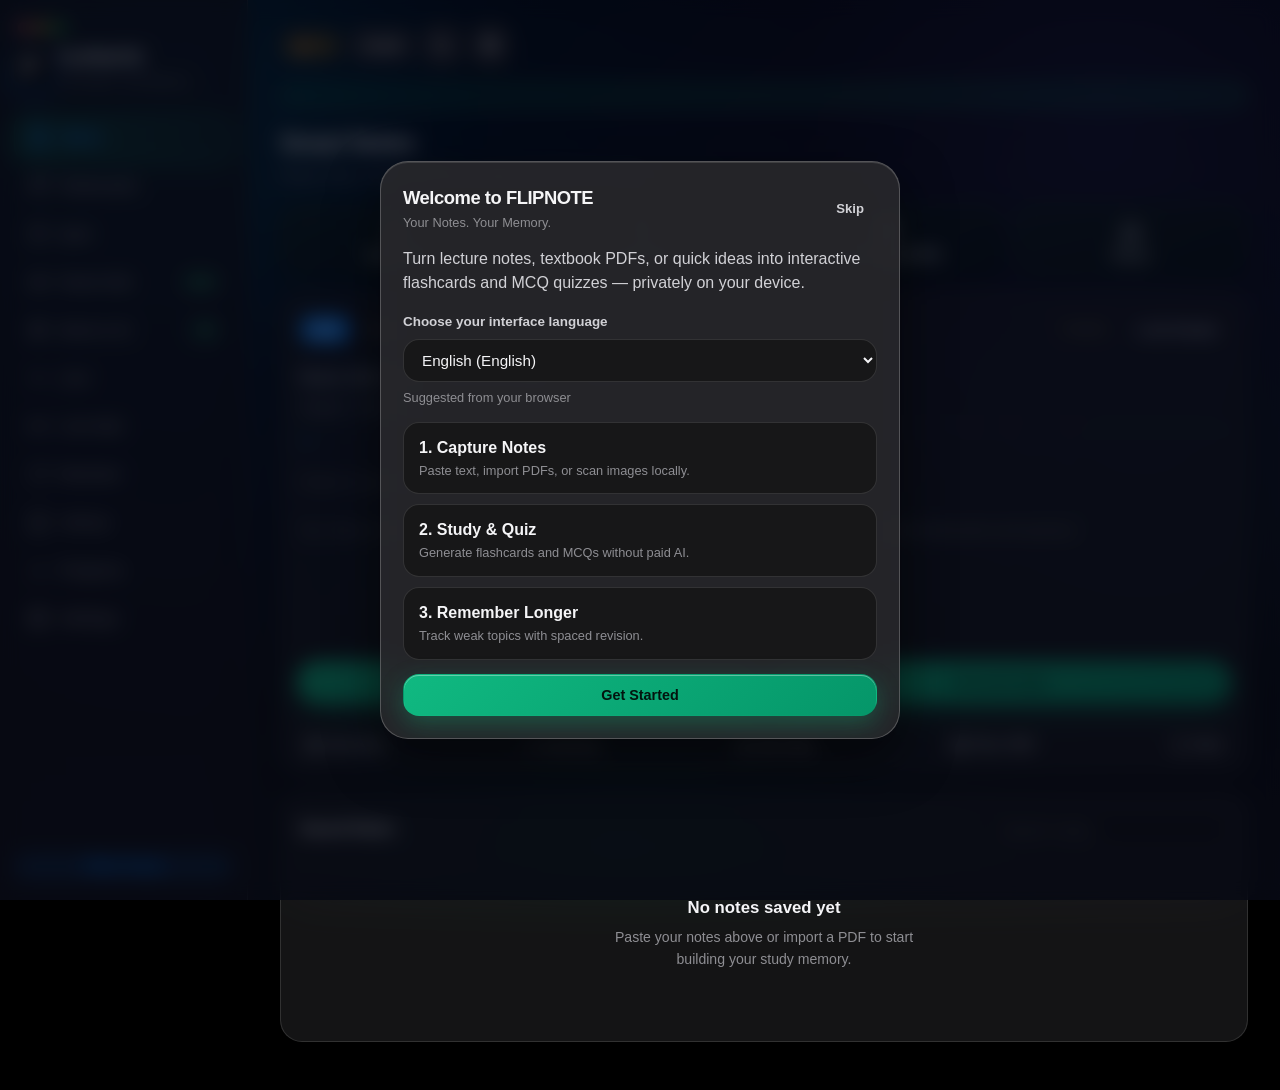
<file: index.html>
<!DOCTYPE html>
<html lang="en" dir="ltr" data-theme="dark">
<head>
  <meta charset="UTF-8" />
  <meta name="google-site-verification" content="-b8IibvncSSQq3tkvGGkV2yt7K_EeFU9ugENXJqBv4I" />
  <meta name="viewport" content="width=device-width, initial-scale=1.0, viewport-fit=cover" />
  <title>FLIPNOTE v8.1 — Free Offline Study App | NTA JEE CBT Simulator, NCERT PDFs, AI Tutor &amp; Flashcards</title>
  <meta name="description" content="FLIPNOTE v8.1 is a 100% free, zero-ads, offline-ready study app for JEE, NEET, and Class 10/12 Boards. Includes Official NCERT PDFs, NTA JEE CBT Simulator, Live Rough Sheet, Rank Predictor, AI Study Tutor, Memory Palace &amp; 60s Formula Arcade." />
  <meta name="keywords" content="free study app India, NTA JEE CBT simulator free, official NCERT PDFs offline, free Quizlet alternative, AI study tutor offline, PDF to flashcards, JEE NEET mock test free, FLIPNOTE" />
  <meta name="author" content="Aditya Kumar Jha (Adiii)" />
  <meta name="theme-color" content="#06090c" />
  <meta name="apple-mobile-web-app-capable" content="yes" />
  <meta name="apple-mobile-web-app-status-bar-style" content="black-translucent" />
  <meta name="apple-mobile-web-app-title" content="FLIPNOTE" />

  <!-- Canonical & Open Graph -->
  <link rel="canonical" href="https://vaishnavadiii786-ctrl.github.io/flipnote/" />
  <meta property="og:type" content="website" />
  <meta property="og:site_name" content="FLIPNOTE" />
  <meta property="og:title" content="FLIPNOTE v8.1 — 100% Free Offline Study App (JEE, NEET &amp; Boards)" />
  <meta property="og:description" content="Replace ₹2,000/mo paid study apps with 1 free offline app: NCERT PDFs, NTA JEE CBT Simulator, AI Study Tutor, Memory Palace &amp; 60s Formula Arcade." />
  <meta property="og:url" content="https://vaishnavadiii786-ctrl.github.io/flipnote/" />
  <meta property="og:image" content="https://vaishnavadiii786-ctrl.github.io/flipnote/assets/icons/icon-512.png" />
  <meta name="twitter:card" content="summary_large_image" />
  <meta name="twitter:title" content="FLIPNOTE v8.1 — Your Notes. Your Memory." />
  <meta name="twitter:description" content="100% Free, Zero Ads, Offline PWA for JEE, NEET &amp; Boards — NCERT PDFs, NTA JEE CBT, AI Tutor &amp; Memory Palace." />
  <meta name="twitter:image" content="https://vaishnavadiii786-ctrl.github.io/flipnote/assets/icons/icon-512.png" />

  <!-- PWA & Icons -->
  <link rel="manifest" href="./manifest.json" />
  <link rel="icon" type="image/svg+xml" href="./assets/icons/favicon.svg" />
  <link rel="apple-touch-icon" href="./assets/icons/apple-touch-icon.png" />

  <!-- Structured Data -->
  <script type="application/ld+json">
  {
    "@context": "https://schema.org",
    "@type": "SoftwareApplication",
    "name": "FLIPNOTE",
    "softwareVersion": "8.1",
    "url": "https://vaishnavadiii786-ctrl.github.io/flipnote/",
    "image": "https://vaishnavadiii786-ctrl.github.io/flipnote/assets/icons/icon-512.png",
    "applicationCategory": "EducationalApplication",
    "operatingSystem": "Web, Android, iOS",
    "author": {
      "@type": "Person",
      "name": "Aditya Kumar Jha"
    },
    "description": "100% free, zero-ads, offline-ready study platform for JEE, NEET, and Board exams featuring Official NCERT PDFs, NTA JEE CBT Simulator, AI Study Tutor, Memory Palace, and 60s Formula Arcade.",
    "offers": {
      "@type": "Offer",
      "price": "0",
      "priceCurrency": "INR"
    }
  }
  </script>

  <link rel="stylesheet" href="./css/style.css" />
</head>
<body>
  <div id="offline-banner" class="offline-banner" hidden>
    <span data-i18n="common.offlineMode">You are offline. Saved study material remains available.</span>
  </div>

  <div class="app-shell">
    <!-- Desktop Sidebar -->
    <aside class="sidebar" aria-label="Primary navigation">
      <div class="macos-window-dots" aria-hidden="true">
        <span class="macos-dot macos-dot-red"></span>
        <span class="macos-dot macos-dot-yellow"></span>
        <span class="macos-dot macos-dot-green"></span>
      </div>
      <div class="brand-lockup">
        <img src="./assets/icons/icon-192.png" alt="FLIPNOTE logo" class="brand-logo" width="34" height="34" />
        <div>
          <p class="brand-title">FLIPNOTE</p>
          <p class="brand-tagline" data-i18n="app.tagline">Your Notes. Your Memory.</p>
        </div>
      </div>

      <nav class="sidebar-nav" id="sidebar-nav">
        <button class="nav-item active" data-view="notes" type="button">
          <svg viewBox="0 0 24 24" fill="none" stroke="currentColor" stroke-width="2"><path d="M14 2H6a2 2 0 0 0-2 2v16a2 2 0 0 0 2 2h12a2 2 0 0 0 2-2V8z"/><polyline points="14 2 14 8 20 8"/><line x1="16" y1="13" x2="8" y2="13"/><line x1="16" y1="17" x2="8" y2="17"/></svg>
          <span data-i18n="nav.notes">Notes</span>
        </button>
        <button class="nav-item" data-view="flashcards" type="button">
          <svg viewBox="0 0 24 24" fill="none" stroke="currentColor" stroke-width="2"><rect x="3" y="5" width="14" height="14" rx="2"/><path d="M7 3h12a2 2 0 0 1 2 2v12"/></svg>
          <span data-i18n="nav.flashcards">Flashcards</span>
        </button>
        <button class="nav-item" data-view="quiz" type="button">
          <svg viewBox="0 0 24 24" fill="none" stroke="currentColor" stroke-width="2"><circle cx="12" cy="12" r="10"/><path d="M9.09 9a3 3 0 0 1 5.83 1c0 2-3 3-3 3"/><line x1="12" y1="17" x2="12.01" y2="17"/></svg>
          <span data-i18n="nav.quiz">Quiz</span>
        </button>
        <button class="nav-item" data-view="examhub" type="button">
          <svg viewBox="0 0 24 24" fill="none" stroke="currentColor" stroke-width="2"><path d="M22 10v6M2 10l10-5 10 5-10 5z"/><path d="M6 12v5c3 3 9 3 12 0v-5"/></svg>
          <span>Exam Hub</span>
          <span class="v6-nav-pill">v7.2</span>
        </button>
        <button class="nav-item" data-view="brain" type="button">
          <svg viewBox="0 0 24 24" fill="none" stroke="currentColor" stroke-width="2"><circle cx="12" cy="12" r="9"/><path d="M12 3v18M3 12h18"/></svg>
          <span>Brain &amp; AI</span>
          <span class="v6-nav-pill">v8</span>
        </button>
    <button class="nav-item" data-view="livehub" type="button">
      <svg viewBox="0 0 24 24" width="18" height="18" fill="none" stroke="currentColor" stroke-width="2"><circle cx="12" cy="12" r="2"/><path d="M16.24 7.76a6 6 0 0 1 0 8.49m-8.48-.01a6 6 0 0 1 0-8.49"/></svg>
      <span>Live</span>
    </button>
        <button class="nav-item" data-view="livehub" type="button">
          <svg viewBox="0 0 24 24" width="18" height="18" fill="none" stroke="currentColor" stroke-width="2"><circle cx="12" cy="12" r="2"/><path d="M16.24 7.76a6 6 0 0 1 0 8.49m-8.48-.01a6 6 0 0 1 0-8.49m11.31-2.82a10 10 0 0 1 0 14.14m-14.14 0a10 10 0 0 1 0-14.14"/></svg>
          <span>Live Hub</span>
        </button>
        <button class="nav-item" data-view="revision" type="button">
          <svg viewBox="0 0 24 24" fill="none" stroke="currentColor" stroke-width="2"><polyline points="23 4 23 10 17 10"/><path d="M20.49 15a9 9 0 1 1-2.12-9.36L23 10"/></svg>
          <span data-i18n="nav.revision">Revision</span>
        </button>
        <button class="nav-item" data-view="library" type="button">
          <svg viewBox="0 0 24 24" fill="none" stroke="currentColor" stroke-width="2"><path d="M4 19.5A2.5 2.5 0 0 1 6.5 17H20"/><path d="M6.5 2H20v20H6.5A2.5 2.5 0 0 1 4 19.5v-15A2.5 2.5 0 0 1 6.5 2z"/></svg>
          <span data-i18n="nav.library">Library</span>
        </button>
        <button class="nav-item" data-view="progress" type="button">
          <svg viewBox="0 0 24 24" fill="none" stroke="currentColor" stroke-width="2"><line x1="18" y1="20" x2="18" y2="10"/><line x1="12" y1="20" x2="12" y2="4"/><line x1="6" y1="20" x2="6" y2="14"/></svg>
          <span data-i18n="nav.progress">Progress</span>
        </button>
        <button class="nav-item" data-view="settings" type="button">
          <svg viewBox="0 0 24 24" fill="none" stroke="currentColor" stroke-width="2"><circle cx="12" cy="12" r="3"/><path d="M19.4 15a1.65 1.65 0 0 0 .33 1.82l.06.06a2 2 0 1 1-2.83 2.83l-.06-.06a1.65 1.65 0 0 0-1.82-.33 1.65 1.65 0 0 0-1 1.51V21a2 2 0 0 1-4 0v-.09A1.65 1.65 0 0 0 9 19.4a1.65 1.65 0 0 0-1.82.33l-.06.06a2 2 0 1 1-2.83-2.83l.06-.06a1.65 1.65 0 0 0 .33-1.82 1.65 1.65 0 0 0-1.51-1H3a2 2 0 0 1 0-4h.09A1.65 1.65 0 0 0 4.6 9a1.65 1.65 0 0 0-.33-1.82l-.06-.06a2 2 0 1 1 2.83-2.83l.06.06a1.65 1.65 0 0 0 1.82.33H9a1.65 1.65 0 0 0 1-1.51V3a2 2 0 0 1 4 0v.09a1.65 1.65 0 0 0 1 1.51 1.65 1.65 0 0 0 1.82-.33l.06-.06a2 2 0 1 1 2.83 2.83l-.06.06a1.65 1.65 0 0 0-.33 1.82V9c.26.6.77 1.02 1.51 1H21a2 2 0 0 1 0 4h-.09c-.74 0-1.25.42-1.51 1z"/></svg>
          <span data-i18n="nav.settings">Settings</span>
        </button>
      </nav>

      <div class="pill" style="justify-content:center;" data-i18n="common.offlineReady">Offline Ready</div>
    </aside>

    <!-- Main Content -->
    <main class="main-content">
      <header class="mobile-header">
        <div class="brand-lockup">
          <img src="./assets/icons/icon-192.png" alt="FLIPNOTE logo" class="brand-logo" width="34" height="34" />
          <div>
            <h1 class="brand-title">FLIPNOTE</h1>
            <p class="brand-tagline" data-i18n="app.tagline">Your Notes. Your Memory.</p>
          </div>
        </div>
        <div class="header-actions">
          <button id="header-streak-pill" class="streak-pill" type="button" title="Daily study streak" aria-label="Study streak">🔥 0d</button>
          <button id="btn-install-pwa" class="btn btn-secondary btn-sm" type="button" hidden>Install</button>
          <button id="btn-theme-toggle" class="btn btn-secondary btn-icon" type="button" aria-label="Toggle theme" title="Toggle theme">
            <svg viewBox="0 0 24 24" width="18" height="18" fill="none" stroke="currentColor" stroke-width="2"><path d="M21 12.79A9 9 0 1 1 11.21 3 7 7 0 0 0 21 12.79z"/></svg>
          </button>
          <button id="btn-open-settings" class="btn btn-secondary btn-icon" type="button" data-i18n-aria="nav.settings" aria-label="Settings">
            <svg viewBox="0 0 24 24" width="18" height="18" fill="none" stroke="currentColor" stroke-width="2"><circle cx="12" cy="12" r="3"/><path d="M19.4 15a1.65 1.65 0 0 0 .33 1.82l.06.06a2 2 0 1 1-2.83 2.83l-.06-.06a1.65 1.65 0 0 0-1.82-.33 1.65 1.65 0 0 0-1 1.51V21a2 2 0 0 1-4 0v-.09A1.65 1.65 0 0 0 9 19.4a1.65 1.65 0 0 0-1.82.33l-.06.06a2 2 0 1 1-2.83-2.83l.06-.06a1.65 1.65 0 0 0 .33-1.82 1.65 1.65 0 0 0-1.51-1H3a2 2 0 0 1 0-4h.09A1.65 1.65 0 0 0 4.6 9a1.65 1.65 0 0 0-.33-1.82l-.06-.06a2 2 0 1 1 2.83-2.83l.06.06a1.65 1.65 0 0 0 1.82.33H9a1.65 1.65 0 0 0 1-1.51V3a2 2 0 0 1 4 0v.09a1.65 1.65 0 0 0 1 1.51 1.65 1.65 0 0 0 1.82-.33l.06-.06a2 2 0 1 1 2.83 2.83l-.06.06a1.65 1.65 0 0 0-.33 1.82V9c.26.6.77 1.02 1.51 1H21a2 2 0 0 1 0 4h-.09c-.74 0-1.25.42-1.51 1z"/></svg>
          </button>
        </div>
      </header>

      <!-- v8.1 Live Notice Banner (Admin CMS) -->
      <div id="v81-notice-banner" class="v81-notice-banner" hidden></div>

      <!-- VIEW 1: SMART NOTES -->
      <section id="view-notes" class="view-section active" aria-labelledby="notes-heading">
        <div class="view-header">
          <h2 id="notes-heading" class="view-title" data-i18n="notes.title">Smart Notes</h2>
          <p class="view-subtitle" data-i18n="notes.subtitle">Paste notes, import a PDF, or extract text from an image.</p>
        </div>

        <!-- iOS 18 Quick Capture 4-Tile Squircle Row -->
        <div class="quick-capture-grid" aria-label="Quick capture actions">
          <button id="btn-voice-note" class="qc-tile" type="button">
            <svg viewBox="0 0 24 24" width="22" height="22" fill="none" stroke="currentColor" stroke-width="2"><path d="M12 1a3 3 0 0 0-3 3v8a3 3 0 0 0 6 0V4a3 3 0 0 0-3-3z"/><path d="M19 10v2a7 7 0 0 1-14 0v-2"/><line x1="12" y1="19" x2="12" y2="23"/><line x1="8" y1="23" x2="16" y2="23"/></svg>
            <span data-i18n="notes.voiceNote">Voice</span>
          </button>
          <label class="qc-tile" style="cursor:pointer;">
            <svg viewBox="0 0 24 24" width="22" height="22" fill="none" stroke="currentColor" stroke-width="2"><path d="M14 2H6a2 2 0 0 0-2 2v16a2 2 0 0 0 2 2h12a2 2 0 0 0 2-2V8z"/><polyline points="14 2 14 8 20 8"/></svg>
            <span data-i18n="notes.importPdf">PDF</span>
            <input id="input-pdf-file" type="file" accept="application/pdf,.pdf" hidden />
          </label>
          <label class="qc-tile" style="cursor:pointer;">
            <svg viewBox="0 0 24 24" width="22" height="22" fill="none" stroke="currentColor" stroke-width="2"><path d="M23 19a2 2 0 0 1-2 2H3a2 2 0 0 1-2-2V8a2 2 0 0 1 2-2h4l2-3h6l2 3h4a2 2 0 0 1 2 2z"/><circle cx="12" cy="13" r="4"/></svg>
            <span data-i18n="notes.importImage">Scan</span>
            <input id="input-ocr-file" type="file" accept="image/*" hidden />
          </label>
          <button id="btn-focus-sounds" class="qc-tile" type="button">
            <svg viewBox="0 0 24 24" width="22" height="22" fill="none" stroke="currentColor" stroke-width="2"><path d="M3 18v-6a9 9 0 0 1 18 0v6"/><path d="M21 19a2 2 0 0 1-2 2h-1a2 2 0 0 1-2-2v-3a2 2 0 0 1 2-2h3zM3 19a2 2 0 0 0 2 2h1a2 2 0 0 0 2-2v-3a2 2 0 0 0-2-2H3z"/></svg>
            <span>Focus</span>
          </button>
        </div>

        <!-- Apple Notes-Inspired Frosted Editor Card -->
        <article class="glass-card apple-notes-card">
          <div class="editor-topbar">
            <div class="segmented" role="tablist">
              <button id="btn-note-edit-mode" class="segmented-btn active" type="button" data-i18n="notes.editMode">Edit</button>
              <button id="btn-note-preview-mode" class="segmented-btn" type="button" data-i18n="notes.previewMode">Preview</button>
            </div>
            <div class="editor-topbar-right">
              <span id="note-word-badge" class="word-badge">0 words</span>
              <button id="btn-load-sample" class="btn btn-ghost btn-sm" type="button" data-i18n="notes.pasteSample">Sample</button>
            </div>
          </div>

          <div class="apple-note-fields">
            <label for="note-title" class="sr-only" data-i18n="notes.noteTitlePlaceholder">Note title</label>
            <input id="note-title" class="apple-title-input" type="text" data-i18n-placeholder="notes.noteTitlePlaceholder" placeholder="Note title (e.g., Cell Biology — Mitosis)" />
            <label for="note-subject" class="sr-only" data-i18n="notes.subjectPlaceholder">Subject</label>
            <input id="note-subject" class="apple-subject-input" type="text" data-i18n-placeholder="notes.subjectPlaceholder" placeholder="#Subject / Topic (optional)" />
          </div>

          <div id="note-status" class="pill" style="margin-bottom:10px;" hidden></div>

          <textarea id="note-content" class="textarea apple-note-textarea" data-i18n-placeholder="notes.contentPlaceholder" placeholder="Paste, type, or dictate your study notes here..."></textarea>
          <div id="note-preview" class="note-preview" hidden></div>
          <div id="note-summary-box" class="glass-card" style="margin-top:12px; padding:14px;" hidden></div>

          <!-- Clean 2-Button Primary CTA Split -->
          <div class="cta-split-row">
            <button id="btn-gen-flashcards" class="btn btn-primary cta-pill-blue" type="button" data-i18n="notes.generateFlashcards">Flashcards</button>
            <button id="btn-gen-quiz" class="btn btn-primary cta-pill-indigo" type="button" data-i18n="notes.generateQuiz">Quiz</button>
          </div>

          <!-- Compact 5-Action Utility Strip -->
          <div class="utility-icon-row">
            <button id="btn-save-note" class="utility-btn" type="button">
              <svg viewBox="0 0 24 24" width="16" height="16" fill="none" stroke="currentColor" stroke-width="2"><path d="M19 21H5a2 2 0 0 1-2-2V5a2 2 0 0 1 2-2h11l5 5v11a2 2 0 0 1-2 2z"/><polyline points="17 21 17 13 7 13 7 21"/><polyline points="7 3 7 8 15 8"/></svg>
              <span data-i18n="notes.saveNote">Save</span>
            </button>
            <button id="btn-summarize-note" class="utility-btn" type="button">
              <svg viewBox="0 0 24 24" width="16" height="16" fill="none" stroke="currentColor" stroke-width="2"><line x1="8" y1="6" x2="21" y2="6"/><line x1="8" y1="12" x2="21" y2="12"/><line x1="8" y1="18" x2="21" y2="18"/><line x1="3" y1="6" x2="3.01" y2="6"/><line x1="3" y1="12" x2="3.01" y2="12"/><line x1="3" y1="18" x2="3.01" y2="18"/></svg>
              <span>Summary</span>
            </button>
            <button id="btn-mind-map" class="utility-btn" type="button">
              <svg viewBox="0 0 24 24" width="16" height="16" fill="none" stroke="currentColor" stroke-width="2"><circle cx="12" cy="12" r="3"/><circle cx="19" cy="5" r="2"/><circle cx="5" cy="5" r="2"/><circle cx="19" cy="19" r="2"/><circle cx="5" cy="19" r="2"/><line x1="14.2" y1="9.8" x2="17.5" y2="6.5"/><line x1="9.8" y1="9.8" x2="6.5" y2="6.5"/><line x1="14.2" y1="14.2" x2="17.5" y2="17.5"/><line x1="9.8" y1="14.2" x2="6.5" y2="17.5"/></svg>
              <span>Mind Map</span>
            </button>
            <button id="btn-print-note" class="utility-btn" type="button">
              <svg viewBox="0 0 24 24" width="16" height="16" fill="none" stroke="currentColor" stroke-width="2"><polyline points="6 9 6 2 18 2 18 9"/><path d="M6 18H4a2 2 0 0 1-2-2v-5a2 2 0 0 1 2-2h16a2 2 0 0 1 2 2v5a2 2 0 0 1-2 2h-2"/><rect x="6" y="14" width="12" height="8"/></svg>
              <span data-i18n="notes.printPdf">Print PDF</span>
            </button>
            <button id="btn-clear-note" class="utility-btn" type="button">
              <svg viewBox="0 0 24 24" width="16" height="16" fill="none" stroke="currentColor" stroke-width="2"><polyline points="3 6 5 6 21 6"/><path d="M19 6l-1 14a2 2 0 0 1-2 2H8a2 2 0 0 1-2-2L5 6"/></svg>
              <span data-i18n="common.clear">Clear</span>
            </button>
          </div>
        </article>

        <article class="glass-card">
          <div class="btn-row" style="justify-content:space-between; margin-bottom:12px;">
            <h3 style="margin:0; font-size:1.05rem;" data-i18n="notes.savedNotes">Saved Notes</h3>
            <input id="notes-search" class="input" style="max-width:240px; padding:8px 12px;" type="search" data-i18n-placeholder="notes.searchNotes" placeholder="Search notes..." />
          </div>
          <div id="notes-list" class="item-list"></div>
        </article>
      </section>

      <!-- VIEW 2: FLASHCARDS -->
      <section id="view-flashcards" class="view-section" aria-labelledby="flashcards-heading">
        <div class="view-header">
          <h2 id="flashcards-heading" class="view-title" data-i18n="flashcards.title">Flashcard Studio</h2>
          <p class="view-subtitle" data-i18n="flashcards.subtitle">Flip cards, edit Q&amp;A, shuffle, and save study sets.</p>
        </div>


        <!-- v5.0 Hatke Power Study Modes Bar -->
        <div class="power-modes-card glass-card">
          <div class="power-modes-head">
            <span class="power-modes-badge">NEW v5.0</span>
            <span class="power-modes-title">Power Study Modes</span>
          </div>
          <div class="power-modes-grid">
            <button id="btn-study-reels" class="pm-pill" type="button">🎬 Study Reels</button>
            <button id="btn-feynman-mode" class="pm-pill" type="button">🎙️ Teach It Back</button>
            <button id="btn-walk-revise" class="pm-pill" type="button">🎧 Walk &amp; Revise</button>
            <button id="btn-exam-panic" class="pm-pill pm-pill-panic" type="button">⚡ 10-Min Panic</button>
          </div>
        </div>

        <article class="glass-card" id="flashcards-workspace">
          <div class="btn-row" style="justify-content:space-between; margin-bottom:12px;">
            <div class="btn-row">
              <input id="set-title-input" class="input" style="max-width:260px; padding:8px 12px;" type="text" data-i18n-placeholder="flashcards.setTitlePrompt" placeholder="Study Set Title" />
              <span id="flashcard-counter" class="pill">0 / 0</span>
            </div>
            <div class="btn-row">
              <button id="btn-fc-shuffle" class="btn btn-secondary btn-sm" type="button" data-i18n="flashcards.shuffle">Shuffle</button>
              <button id="btn-fc-add" class="btn btn-secondary btn-sm" type="button" data-i18n="flashcards.addCard">Add Card</button>
              <button id="btn-fc-save" class="btn btn-primary btn-sm" type="button" data-i18n="flashcards.saveSet">Save Study Set</button>
              <button id="btn-fc-share" class="btn btn-secondary btn-sm" type="button" data-i18n="flashcards.shareSet">Share Set</button>
              <button id="btn-fc-export-csv" class="btn btn-secondary btn-sm" type="button" data-i18n="flashcards.exportCsv">Export CSV / Anki</button>
              <label class="btn btn-secondary btn-sm" style="cursor:pointer;">
                <span data-i18n="flashcards.importCsv">Import CSV</span>
                <input id="input-fc-import-csv" type="file" accept=".csv,.tsv,.txt,text/csv,text/plain" hidden />
              </label>
              <button id="btn-fc-print" class="btn btn-secondary btn-sm" type="button" data-i18n="flashcards.printSheet">Print / PDF</button>
            </div>
          </div>

          <div id="flashcard-empty" class="empty-state">
            <div class="empty-icon">
              <svg viewBox="0 0 24 24" width="24" height="24" fill="none" stroke="currentColor" stroke-width="2"><rect x="3" y="5" width="14" height="14" rx="2"/><path d="M7 3h12a2 2 0 0 1 2 2v12"/></svg>
            </div>
            <h3 class="empty-title" data-i18n="flashcards.emptyTitle">No flashcards ready</h3>
            <p class="empty-desc" data-i18n="flashcards.emptyDesc">Generate flashcards from a note or open a saved study set from your Library.</p>
            <button id="btn-fc-go-notes" class="btn btn-primary" type="button" data-i18n="flashcards.goToNotes">Go to Notes</button>
          </div>

          <div id="flashcard-active-area" hidden>
            <div class="flashcard-stage">
              <div id="flashcard-3d" class="flashcard-3d" tabindex="0" role="button" aria-label="Flip flashcard">
                <div class="flashcard-face flashcard-face-front">
                  <span class="flashcard-face-label" data-i18n="flashcards.front">Question / Front</span>
                  <p id="flashcard-front-text" class="flashcard-text"></p>
                  <span class="flashcard-hint" data-i18n="flashcards.tapToFlip">Tap card or press Space to flip</span>
                </div>
                <div class="flashcard-face flashcard-face-back">
                  <span class="flashcard-face-label" data-i18n="flashcards.back">Answer / Back</span>
                  <p id="flashcard-back-text" class="flashcard-text"></p>
                </div>
              </div>
            </div>

            <div class="btn-row" style="justify-content:space-between; margin-top:12px;">
              <div class="btn-row">
                <button id="btn-fc-prev" class="btn btn-secondary" type="button" data-i18n="common.previous">Previous</button>
                <button id="btn-fc-next" class="btn btn-secondary" type="button" data-i18n="common.next">Next</button>
              </div>
              <div class="btn-row">
                <button id="btn-fc-speak" class="btn btn-secondary btn-sm" type="button" aria-label="Read card aloud">🔊 Speak</button>
                <button id="btn-fc-edit-card" class="btn btn-ghost btn-sm" type="button" data-i18n="common.edit">Edit</button>
                <button id="btn-fc-delete-card" class="btn btn-danger btn-sm" type="button" data-i18n="common.delete">Delete</button>
              </div>
            </div>
            <p class="item-sub" style="margin-top:12px;" data-i18n="flashcards.deterministicNotice">Generated locally using deterministic text analysis (no paid AI required).</p>
          </div>
        </article>
      </section>

      <!-- VIEW 3: QUIZ ENGINE -->
      <section id="view-quiz" class="view-section" aria-labelledby="quiz-heading">
        <div class="view-header">
          <h2 id="quiz-heading" class="view-title" data-i18n="quiz.title">Quiz Engine</h2>
          <p class="view-subtitle" data-i18n="quiz.subtitle">Test recall with auto-generated MCQs and source explanations.</p>
        </div>

        <article class="glass-card">
          <div id="quiz-empty" class="empty-state">
            <div class="empty-icon">
              <svg viewBox="0 0 24 24" width="24" height="24" fill="none" stroke="currentColor" stroke-width="2"><circle cx="12" cy="12" r="10"/><path d="M9.09 9a3 3 0 0 1 5.83 1c0 2-3 3-3 3"/><line x1="12" y1="17" x2="12.01" y2="17"/></svg>
            </div>
            <h3 class="empty-title" data-i18n="quiz.emptyTitle">No quiz loaded</h3>
            <p class="empty-desc" data-i18n="quiz.emptyDesc">Create a quiz from your notes or open a shared quiz challenge.</p>
            <button id="btn-quiz-go-notes" class="btn btn-primary" type="button" data-i18n="flashcards.goToNotes">Go to Notes</button>
          </div>

          <div id="quiz-active" hidden>
            <div class="btn-row" style="justify-content:space-between; margin-bottom:12px;">
              <div>
                <h3 id="quiz-title-display" style="margin:0; font-size:1.05rem;"></h3>
                <span id="quiz-progress-pill" class="pill" style="margin-top:4px;"></span>
              </div>
              <div class="btn-row">
                <button id="btn-quiz-randomize" class="btn btn-secondary btn-sm" type="button" data-i18n="quiz.randomize">Randomize Order</button>
                <button id="btn-quiz-save" class="btn btn-secondary btn-sm" type="button" data-i18n="quiz.saveQuiz">Save Quiz</button>
                <button id="btn-quiz-share" class="btn btn-secondary btn-sm" type="button" data-i18n="quiz.shareChallenge">Share Challenge</button>
              </div>
            </div>

            <div class="btn-row" style="margin:8px 0 12px; padding:10px 12px; border-radius:12px; background:var(--input-bg); border:1px solid var(--glass-border); justify-content:space-between;">
              <div class="btn-row">
                <label class="btn-row" style="font-size:0.84rem; cursor:pointer;"><input id="quiz-exam-mode" type="checkbox" /> <span>Exam Timer (60s/Q)</span></label>
                <label class="btn-row" style="font-size:0.84rem; cursor:pointer;"><input id="quiz-neg-marking" type="checkbox" /> <span>-0.25 Negative Marking</span></label>
              </div>
              <span id="quiz-timer-pill" class="pill pill-warning" hidden>00:00</span>
            </div>
            <p id="quiz-question-text" style="font-size:1.12rem; font-weight:600; margin:14px 0;"></p>
            <div id="quiz-options-list" class="quiz-options"></div>

            <div id="quiz-feedback" class="glass-card" style="padding:14px; margin-top:12px;" hidden>
              <p id="quiz-feedback-status" style="font-weight:700; margin:0 0 6px;"></p>
              <p id="quiz-feedback-explanation" class="item-sub" style="margin:0;"></p>
            </div>

            <div class="btn-row" style="justify-content:flex-end; margin-top:14px;">
              <button id="btn-quiz-next" class="btn btn-primary" type="button" hidden data-i18n="quiz.nextQuestion">Next Question</button>
            </div>
          </div>

          <div id="quiz-complete" class="empty-state" hidden>
            <h3 class="empty-title" data-i18n="quiz.completedTitle">Quiz Complete!</h3>
            <p id="quiz-final-score" class="stat-value" style="margin:10px 0;"></p>
            <div class="btn-row" style="justify-content:center; margin-top:16px;">
              <button id="btn-quiz-retry-wrong" class="btn btn-primary" type="button" hidden></button>
              <button id="btn-quiz-retry-all" class="btn btn-secondary" type="button" data-i18n="quiz.retryAll">Retry Full Quiz</button>
              <button id="btn-quiz-download-card" class="btn btn-primary" type="button">Download Result Card (.png)</button>
            </div>
          </div>
        </article>
      </section>

      <!-- VIEW 4: SPACED REVISION -->
      <section id="view-revision" class="view-section" aria-labelledby="revision-heading">
        <div class="view-header">
          <h2 id="revision-heading" class="view-title" data-i18n="revision.title">Spaced Revision</h2>
          <p class="view-subtitle" data-i18n="revision.subtitle">Rate recall difficulty to schedule your next review.</p>
        </div>

        <article class="glass-card">
          <div class="btn-row" style="justify-content:space-between; margin-bottom:12px;">
            <span id="rev-due-pill" class="pill">0</span>
            <div class="btn-row"><button id="btn-rev-speak" class="btn btn-secondary btn-sm" type="button">🔊 Speak</button><button id="btn-rev-practice-all" class="btn btn-secondary btn-sm" type="button" data-i18n="revision.practiceAll">Practice All Cards Anyway</button></div>
          </div>

          <div id="rev-empty" class="empty-state">
            <h3 class="empty-title" data-i18n="revision.allCaughtUp">You're all caught up!</h3>
            <p class="empty-desc" data-i18n="revision.allCaughtUpDesc">No flashcards are due right now. Study a set or review weak topics below.</p>
          </div>

          <div id="rev-active" hidden>
            <p id="rev-set-label" class="item-sub" style="margin-bottom:6px;"></p>
            <div class="flashcard-stage">
              <div id="rev-card-3d" class="flashcard-3d" tabindex="0" role="button" aria-label="Flip revision card">
                <div class="flashcard-face flashcard-face-front">
                  <span class="flashcard-face-label" data-i18n="flashcards.front">Question / Front</span>
                  <p id="rev-front-text" class="flashcard-text"></p>
                  <span class="flashcard-hint" data-i18n="flashcards.tapToFlip">Tap card or press Space to flip</span>
                </div>
                <div class="flashcard-face flashcard-face-back">
                  <span class="flashcard-face-label" data-i18n="flashcards.back">Answer / Back</span>
                  <p id="rev-back-text" class="flashcard-text"></p>
                </div>
              </div>
            </div>

            <div class="btn-row" style="justify-content:center; margin-top:14px;">
              <button class="btn btn-danger" data-rate="difficult" type="button">
                <span data-i18n="revision.difficult">Difficult</span>
                <small data-i18n="revision.difficultHint">10 min</small>
              </button>
              <button class="btn btn-secondary" data-rate="medium" type="button">
                <span data-i18n="revision.medium">Medium</span>
                <small data-i18n="revision.mediumHint">+1 day</small>
              </button>
              <button class="btn btn-success" data-rate="easy" type="button">
                <span data-i18n="revision.easy">Easy</span>
                <small data-i18n="revision.easyHint">+4 days</small>
              </button>
            </div>
          </div>
        </article>

        <article class="glass-card">
          <h3 style="margin:0 0 10px; font-size:1.05rem;" data-i18n="revision.weakTopics">Weak Topics</h3>
          <div id="weak-topics-list" class="item-list"></div>
        </article>
      </section>

      <!-- VIEW 5: STUDY LIBRARY -->
      <section id="view-library" class="view-section" aria-labelledby="library-heading">
        <div class="view-header">
          <h2 id="library-heading" class="view-title" data-i18n="library.title">Study Library</h2>
          <p class="view-subtitle" data-i18n="library.subtitle">Your saved notes, flashcard sets, quizzes, and community sets.</p>
        </div>

        <article class="glass-card" id="library-recent-card" hidden>
          <h3 style="margin:0 0 10px; font-size:1.05rem;" data-i18n="library.recentTitle">Recently Studied</h3>
          <div id="library-recent-list" class="item-list"></div>
        </article>

        <article class="glass-card">
          <div class="btn-row" style="justify-content:space-between; margin-bottom:12px;">
            <div class="segmented" id="library-filters">
              <button class="segmented-btn active" data-filter="all" type="button" data-i18n="library.filterAll">All</button>
              <button class="segmented-btn" data-filter="notes" type="button" data-i18n="library.filterNotes">Notes</button>
              <button class="segmented-btn" data-filter="sets" type="button" data-i18n="library.filterSets">Flashcards</button>
              <button class="segmented-btn" data-filter="quizzes" type="button" data-i18n="library.filterQuizzes">Quizzes</button>
            </div>
            <div class="btn-row">
              <input id="library-search" class="input" style="max-width:220px; padding:8px 12px;" type="search" data-i18n-placeholder="library.searchPlaceholder" placeholder="Search..." />
              <button id="btn-open-import" class="btn btn-secondary btn-sm" type="button" data-i18n="library.importBtn">Import JSON / Link</button>
            </div>
          </div>
          <div id="library-local-list" class="item-list"></div>
        </article>

        <article class="glass-card">
          <div class="btn-row" style="justify-content:space-between; margin-bottom:10px;">
            <h3 style="margin:0; font-size:1.05rem;" data-i18n="library.publicTitle">Public Study Discovery</h3>
            <button id="btn-refresh-public" class="btn btn-secondary btn-sm" type="button" data-i18n="library.refreshPublic">Refresh</button>
          </div>
          <div id="library-public-list" class="item-list"></div>
        </article>
      </section>

      <!-- VIEW 6: PROGRESS DASHBOARD -->
      <section id="view-progress" class="view-section" aria-labelledby="progress-heading">
        <div class="view-header">
          <h2 id="progress-heading" class="view-title" data-i18n="progress.title">Learning Progress</h2>
          <p class="view-subtitle" data-i18n="progress.subtitle">Your local study sessions, quiz accuracy, and daily activity.</p>
        </div>

        <div class="stats-grid">
          <div class="stat-card glass-card">
            <p id="stat-sessions" class="stat-value">0</p>
            <p class="stat-label" data-i18n="progress.sessions">Study Sessions</p>
          </div>
          <div class="stat-card glass-card">
            <p id="stat-quizzes" class="stat-value">0</p>
            <p class="stat-label" data-i18n="progress.quizzesCompleted">Quizzes Completed</p>
          </div>
          <div class="stat-card glass-card">
            <p id="stat-avg-score" class="stat-value">0%</p>
            <p class="stat-label" data-i18n="progress.avgScore">Average Quiz Score</p>
          </div>
          <div class="stat-card glass-card">
            <p id="stat-cards-reviewed" class="stat-value">0</p>
            <p class="stat-label" data-i18n="progress.cardsReviewed">Cards Reviewed</p>
          </div>
        </div>

        <article class="glass-card">
          <div class="btn-row" style="justify-content:space-between; margin-bottom:10px;">
            <div>
              <h3 style="margin:0; font-size:1.05rem;">Pomodoro Focus Timer &amp; Daily Streak</h3>
              <p class="item-sub" style="margin:2px 0 0;">25m Focus / 5m Break — auto-logs study sessions locally</p>
            </div>
            <span id="stat-streak-pill" class="pill pill-success">🔥 0 Day Streak</span>
          </div>
          <div class="btn-row" style="justify-content:space-between; align-items:center; flex-wrap:wrap; gap:12px;">
            <div style="display:flex; align-items:baseline; gap:10px;">
              <span id="pomodoro-display" class="stat-value" style="font-variant-numeric:tabular-nums;">25:00</span>
              <span id="pomodoro-mode-label" class="pill">Focus</span>
            </div>
            <div class="btn-row">
              <button id="btn-pomo-start" class="btn btn-primary btn-sm" type="button">Start</button>
              <button id="btn-pomo-pause" class="btn btn-secondary btn-sm" type="button">Pause</button>
              <button id="btn-pomo-reset" class="btn btn-ghost btn-sm" type="button">Reset</button>
              <button id="btn-pomo-mode" class="btn btn-secondary btn-sm" type="button">Switch 25m / 5m</button>
            </div>
          </div>
        </article>

        <article class="glass-card">
          <h3 style="margin:0 0 8px; font-size:1.05rem;" data-i18n="progress.dailyActivity">Last 7 Days Activity</h3>
          <div id="activity-chart" class="chart-bars"></div>
        </article>

        <article class="glass-card">
          <h3 style="margin:0 0 10px; font-size:1.05rem;" data-i18n="progress.recentQuizzes">Recent Quiz Results</h3>
          <div id="recent-quizzes-list" class="item-list"></div>
        </article>
      </section>

      <!-- VIEW 7: SETTINGS -->
      <section id="view-settings" class="view-section" aria-labelledby="settings-heading">
        <div class="view-header">
          <h2 id="settings-heading" class="view-title" data-i18n="settings.title">Settings</h2>
          <p class="view-subtitle" data-i18n="settings.subtitle">Customize languages, appearance, optional AI, and local privacy.</p>
        </div>

        <article class="glass-card">
          <h3 style="margin:0 0 12px; font-size:1.05rem;" data-i18n="settings.appearance">Appearance</h3>
          <div class="grid-2">
            <div class="field-group">
              <label for="setting-theme" class="field-label" data-i18n="settings.theme">Theme</label>
              <select id="setting-theme" class="select">
                <option value="dark" data-i18n="settings.darkTheme">Midnight Dark (Apple)</option>
                <option value="light" data-i18n="settings.lightTheme">macOS Sequoia Light</option>
                <option value="liquid-glass" data-i18n="settings.liquidGlassTheme">visionOS Liquid Glass</option>
                <option value="apple-notes" data-i18n="settings.warmPaperTheme">Warm Paper (Apple Notes)</option>
                <option value="sage-focus" data-i18n="settings.sageFocusTheme">Forest Focus (Sage)</option>
              </select>
            </div>
            <div class="field-group">
              <label for="setting-interface-lang" class="field-label" data-i18n="settings.interfaceLang">Interface Language</label>
              <select id="setting-interface-lang" class="select"></select>
            </div>
          </div>
          <div id="theme-picker-grid" class="theme-picker-grid" role="radiogroup" aria-label="Apple Theme Studio"></div>
        </article>

        <article class="glass-card" id="settings-account-card">
          <div class="btn-row" style="justify-content:space-between; align-items:center;">
            <div>
              <h3 style="margin:0 0 4px; font-size:1.05rem;" data-i18n="auth.accountTitle">Account</h3>
              <p id="settings-account-summary" class="view-subtitle" style="margin:0;">Signed in</p>
            </div>
            <button id="btn-switch-account" class="btn btn-secondary btn-sm" type="button" data-i18n="auth.switchAccount">Update / Switch</button>
          </div>
        </article>

        <article class="glass-card" id="settings-support-card">
          <div class="btn-row" style="justify-content:space-between; align-items:center;">
            <div>
              <h3 style="margin:0 0 4px; font-size:1.05rem;">Support &amp; Feedback</h3>
              <p class="view-subtitle" style="margin:0;">Questions, bug reports, or feature ideas: <a href="mailto:flipnote.app2006@gmail.com" style="color:var(--accent); text-decoration:none; font-weight:500;">flipnote.app2006@gmail.com</a></p>
              <p class="view-subtitle" style="margin:6px 0 0;">Follow us: <a href="https://instagram.com/flipnote.app" target="_blank" rel="noopener" style="color:var(--accent); text-decoration:none; font-weight:600;">Instagram @flipnote.app</a> &bull; <a href="https://youtube.com/@flipnoteapp" target="_blank" rel="noopener" style="color:var(--success); text-decoration:none; font-weight:600;">YouTube @flipnoteapp</a></p>
            </div>
            <a class="btn btn-secondary btn-sm" href="mailto:flipnote.app2006@gmail.com?subject=FLIPNOTE%20Feedback" style="text-decoration:none;">Email Support</a>
          </div>
        </article>

        <article class="glass-card">
          <h3 style="margin:0 0 12px; font-size:1.05rem;" data-i18n="settings.learningLangs">Learning Languages</h3>
          <div class="grid-2">
            <div class="field-group">
              <label for="setting-notes-lang" class="field-label" data-i18n="settings.notesInputLang">Notes Input Language</label>
              <select id="setting-notes-lang" class="select"></select>
            </div>
            <div class="field-group">
              <label for="setting-fc-lang" class="field-label" data-i18n="settings.flashcardOutLang">Flashcard Output Language</label>
              <select id="setting-fc-lang" class="select"></select>
            </div>
            <div class="field-group">
              <label for="setting-quiz-lang" class="field-label" data-i18n="settings.quizOutLang">Quiz Language</label>
              <select id="setting-quiz-lang" class="select"></select>
            </div>
            <div class="field-group">
              <label for="setting-summary-lang" class="field-label" data-i18n="settings.summaryOutLang">Summary Language</label>
              <select id="setting-summary-lang" class="select"></select>
            </div>
            <div class="field-group">
              <label for="setting-translate-lang" class="field-label" data-i18n="settings.translationTargetLang">Translation Target Language</label>
              <select id="setting-translate-lang" class="select"></select>
            </div>
          </div>
        </article>

        <article class="glass-card">
          <h3 style="margin:0 0 6px; font-size:1.05rem;" data-i18n="settings.aiSection">Optional AI Provider (Disabled by Default)</h3>
          <p class="item-sub" style="margin-bottom:12px;" data-i18n="settings.aiNotice">FLIPNOTE works 100% free without AI. Keys stay strictly in your browser.</p>
          <label class="btn-row" style="margin-bottom:12px; cursor:pointer;">
            <input id="setting-ai-enabled" type="checkbox" />
            <span data-i18n="settings.aiEnable">Enable Optional AI Enhancement</span>
          </label>
          <div class="grid-2">
            <div class="field-group">
              <label for="setting-ai-provider" class="field-label" data-i18n="settings.aiProvider">Provider</label>
              <select id="setting-ai-provider" class="select">
                <option value="openai-compatible">OpenAI-Compatible</option>
                <option value="gemini">Google Gemini API</option>
              </select>
            </div>
            <div class="field-group">
              <label for="setting-ai-model" class="field-label" data-i18n="settings.aiModel">Model Name</label>
              <input id="setting-ai-model" class="input" type="text" placeholder="gpt-4o-mini / gemini-2.0-flash" />
            </div>
          </div>
          <div class="field-group">
            <label for="setting-ai-key" class="field-label" data-i18n="settings.aiApiKey">API Key (stored locally only)</label>
            <input id="setting-ai-key" class="input" type="password" autocomplete="off" placeholder="sk-..." />
          </div>
        </article>

        <article class="glass-card">
          <h3 style="margin:0 0 6px; font-size:1.05rem;" data-i18n="settings.supabaseSection">Optional Supabase Online Sharing</h3>
          <p class="item-sub" style="margin-bottom:12px;" data-i18n="settings.supabaseNotice">Use only your public Supabase Project URL and public Anon Key.</p>
          <div class="grid-2">
            <div class="field-group">
              <label for="setting-sb-url" class="field-label" data-i18n="settings.supabaseUrl">Supabase Project URL</label>
              <input id="setting-sb-url" class="input" type="url" placeholder="https://xxxx.supabase.co" />
            </div>
            <div class="field-group">
              <label for="setting-sb-key" class="field-label" data-i18n="settings.supabaseAnonKey">Supabase Public Anon Key</label>
              <input id="setting-sb-key" class="input" type="text" autocomplete="off" placeholder="eyJ..." />
            </div>
          </div>
          <div class="btn-row" style="margin-top:4px;">
            <button id="btn-save-settings" class="btn btn-primary" type="button" data-i18n="common.save">Save</button>
            <a href="./admin.html" class="btn btn-secondary">PW Live Admin Panel ↗</a>
          </div>
        </article>

        <article class="glass-card">
          <h3 style="margin:0 0 12px; font-size:1.05rem;" data-i18n="settings.dataSection">Data &amp; Privacy</h3>
          <div class="btn-row">
            <button id="btn-export-all" class="btn btn-secondary" type="button" data-i18n="settings.exportAll">Export All Local Data (.json)</button>
            <label class="btn btn-secondary" style="cursor:pointer;">
              <span data-i18n="settings.importAll">Import Backup (.json)</span>
              <input id="input-import-all" type="file" accept="application/json,.json" hidden />
            </label>
            <button id="btn-delete-all" class="btn btn-danger" type="button" data-i18n="settings.deleteAll">Delete All Local Data</button>
          </div>
        </article>

        <article class="glass-card" id="about-founder-card" style="border-color:rgba(52,211,153,0.35);">
          <div style="display:flex; align-items:center; gap:14px; flex-wrap:wrap; margin-bottom:12px;">
            <div style="width:54px; height:54px; border-radius:16px; display:flex; align-items:center; justify-content:center; font-weight:800; font-size:1.15rem; background:linear-gradient(135deg, rgba(16,185,129,0.28), rgba(52,211,153,0.12)); border:1px solid rgba(52,211,153,0.45); color:#6ee7b7; flex-shrink:0;">AKJ</div>
            <div>
              <span class="pill" style="font-size:0.7rem; margin-bottom:4px;">FOUNDER &amp; CEO</span>
              <h3 style="margin:2px 0 0; font-size:1.12rem;">Aditya Kumar Jha <span class="item-sub" style="font-weight:500;">(Adiii)</span></h3>
            </div>
          </div>
          <p class="item-sub" style="margin:0 0 12px; line-height:1.6;">
            &ldquo;I built FLIPNOTE with one simple goal: no student should have to pay ₹2,000/month just to revise NCERT, practice mock tests, or clear a midnight doubt. FLIPNOTE is 100% free, zero-ads, and offline-first &mdash; built so every student gets premium Apple-grade study tools right in their pocket.&rdquo;
          </p>
          <div class="btn-row" style="flex-wrap:wrap; gap:8px;">
            <a class="btn btn-secondary btn-sm" href="https://instagram.com/flipnote.app" target="_blank" rel="noopener noreferrer">Instagram @flipnote.app ↗</a>
            <a class="btn btn-secondary btn-sm" href="https://youtube.com/@flipnoteapp" target="_blank" rel="noopener noreferrer">YouTube @flipnoteapp ↗</a>
          </div>
        </article>
      </section>

      <!-- VIEW 8: v6.0 JEE & CLASS 10/12 BOARD EXAM HUB -->
      <section id="view-examhub" class="view-section" aria-labelledby="examhub-heading">
        <div class="view-header">
          <div style="display:flex; align-items:center; gap:10px; flex-wrap:wrap;">
            <h2 id="examhub-heading" class="view-title" style="margin:0;">JEE &amp; Board Exam Hub</h2>
            <span class="power-modes-badge">NEW v7.2</span>
          </div>
          <p class="view-subtitle">Formula Sheet, Auto Mistake Notebook, NTA JEE CBT Simulator, Board 3/5-Mark Checker, Syllabus Tracker &amp; Free Starter Packs.</p>
        </div>

        <nav id="v6-subnav" class="v6-subnav" aria-label="Exam Hub tools">
          <button class="v6-tab-btn active" data-v6-tab="formulas" type="button">📐 Formula Sheet</button>
          <button class="v6-tab-btn" data-v6-tab="mistakes" type="button">🎯 Mistake Book <span id="v6-mistake-badge" class="v6-count-badge" hidden></span></button>
          <button class="v6-tab-btn" data-v6-tab="cbt" type="button">🖥️ JEE CBT Test</button>
          <button class="v6-tab-btn" data-v6-tab="board" type="button">✍️ Board 3/5M Checker</button>
          <button class="v6-tab-btn" data-v6-tab="syllabus" type="button">📅 Syllabus &amp; Countdown</button>
          <button class="v6-tab-btn" data-v6-tab="packs" type="button">⚡ Starter Packs</button>
          <button class="v6-tab-btn" data-v6-tab="blur" type="button">🫧 Blur-to-Recall</button>
          <button class="v6-tab-btn" data-v6-tab="radar" type="button">📡 Speed Radar</button>
          <button class="v6-tab-btn" data-v6-tab="battle" type="button">⚔️ 1v1 Battle</button>
          <button class="v6-tab-btn" data-v6-tab="sleep" type="button">🌙 Sleep Loop</button>
          <button class="v6-tab-btn" data-v6-tab="garden" type="button">🌱 Focus Garden</button>
          <button class="v6-tab-btn" data-v6-tab="diagram" type="button">🖼️ Diagram Quiz</button>
          <button class="v6-tab-btn" data-v6-tab="arcade" type="button">🎮 60s Arcade</button>
          <button class="v6-tab-btn" data-v6-tab="percentile" type="button">📊 %ile Predictor</button>
          <button class="v6-tab-btn" data-v6-tab="pdfs" type="button">📚 NCERT &amp; PDF Hub</button>
        </nav>

        <div id="v6-panel-formulas" class="v6-panel"></div>
        <div id="v6-panel-mistakes" class="v6-panel" hidden></div>
        <div id="v6-panel-cbt" class="v6-panel" hidden></div>
        <div id="v6-panel-board" class="v6-panel" hidden></div>
        <div id="v6-panel-syllabus" class="v6-panel" hidden></div>
        <div id="v6-panel-packs" class="v6-panel" hidden></div>
        <div id="v6-panel-blur" class="v6-panel" hidden></div>
        <div id="v6-panel-radar" class="v6-panel" hidden></div>
        <div id="v6-panel-battle" class="v6-panel" hidden></div>
        <div id="v6-panel-sleep" class="v6-panel" hidden></div>
        <div id="v6-panel-garden" class="v6-panel" hidden></div>
        <div id="v6-panel-diagram" class="v6-panel" hidden></div>
        <div id="v6-panel-arcade" class="v6-panel" hidden></div>
        <div id="v6-panel-percentile" class="v6-panel" hidden></div>
        <div id="v6-panel-pdfs" class="v6-panel" hidden></div>
      </section>

      <!-- VIEW 9: v8.0 BRAIN & AI UNIVERSE (13 NEW FEATURES) -->
      <section id="view-brain" class="view-section" aria-labelledby="brain-heading">
        <div class="view-header">
          <div style="display:flex; align-items:center; gap:10px; flex-wrap:wrap;">
            <h2 id="brain-heading" class="view-title" style="margin:0;">FLIPNOTE Brain &amp; AI Universe</h2>
            <span class="power-modes-badge">NEW v8.0</span>
          </div>
          <p class="view-subtitle">AI Smart Summary, AI Tutor, Study Streak, Global Leaderboard, Community Notes, FLIPNOTE Brain, Lectures to Notes, Solve with Steps, Study Planner, Visual Mode, Privacy Vault, Memory Palace &amp; Knowledge Universe.</p>
        </div>

        <nav id="v8-subnav" class="v6-subnav" aria-label="Brain and AI tools">
          <button class="v6-tab-btn active" data-v8-tab="summary" type="button">✨ AI Summary</button>
          <button class="v6-tab-btn" data-v8-tab="tutor" type="button">🤖 AI Tutor</button>
          <button class="v6-tab-btn" data-v8-tab="streak" type="button">🔥 Study Streak</button>
          <button class="v6-tab-btn" data-v8-tab="leaderboard" type="button">🏆 Leaderboard</button>
          <button class="v6-tab-btn" data-v8-tab="community" type="button">🌍 Community Notes</button>
          <button class="v6-tab-btn" data-v8-tab="brain" type="button">🧠 FLIPNOTE Brain</button>
          <button class="v6-tab-btn" data-v8-tab="lectures" type="button">🎙️ Lectures to Notes</button>
          <button class="v6-tab-btn" data-v8-tab="solver" type="button">🧮 Solve with Steps</button>
          <button class="v6-tab-btn" data-v8-tab="planner" type="button">🗓️ Study Planner</button>
          <button class="v6-tab-btn" data-v8-tab="visual" type="button">🎨 Visual Mode</button>
          <button class="v6-tab-btn" data-v8-tab="vault" type="button">🔒 Privacy Vault</button>
          <button class="v6-tab-btn" data-v8-tab="palace" type="button">🏛️ Memory Palace</button>
          <button class="v6-tab-btn" data-v8-tab="universe" type="button">🌌 Knowledge Universe</button>
        </nav>

        <div id="v8-panel-summary" class="v8-panel"></div>
        <div id="v8-panel-tutor" class="v8-panel" hidden></div>
        <div id="v8-panel-streak" class="v8-panel" hidden></div>
        <div id="v8-panel-leaderboard" class="v8-panel" hidden></div>
        <div id="v8-panel-community" class="v8-panel" hidden></div>
        <div id="v8-panel-brain" class="v8-panel" hidden></div>
        <div id="v8-panel-lectures" class="v8-panel" hidden></div>
        <div id="v8-panel-solver" class="v8-panel" hidden></div>
        <div id="v8-panel-planner" class="v8-panel" hidden></div>
        <div id="v8-panel-visual" class="v8-panel" hidden></div>
        <div id="v8-panel-vault" class="v8-panel" hidden></div>
        <div id="v8-panel-palace" class="v8-panel" hidden></div>
        <div id="v8-panel-universe" class="v8-panel" hidden></div>
      </section>

      <!-- VIEW 10: v8.1 LIVE HUB (Lectures, NCERT PDFs, Topper Notes, Live Quizzes) -->
      <section id="view-livehub" class="view-section" aria-labelledby="livehub-heading">
        <div class="view-header">
          <div style="display:flex; align-items:center; justify-content:space-between; flex-wrap:wrap; gap:10px;">
            <div>
              <h2 id="livehub-heading" class="view-title">Live Batch &amp; Study Hub <span class="pill" style="font-size:0.72rem;vertical-align:middle;">v8.1 LIVE</span></h2>
              <p id="v81-live-sync-label" class="view-subtitle">Synced with FLIPNOTE Live CMS</p>
            </div>
            <button id="v81-btn-refresh-live" class="btn btn-secondary btn-sm" type="button">↻ Sync Now</button>
          </div>
        </div>

        <div class="btn-row" style="margin-bottom:14px; flex-wrap:wrap;">
          <button type="button" class="btn btn-secondary btn-sm active" data-v81-tab="lectures">🎥 Lectures</button>
          <button type="button" class="btn btn-secondary btn-sm" data-v81-tab="ncert">📘 NCERT PDFs</button>
          <button type="button" class="btn btn-secondary btn-sm" data-v81-tab="notes">📝 Topper Notes</button>
          <button type="button" class="btn btn-secondary btn-sm" data-v81-tab="quizzes">⚡ Live Quizzes</button>
        </div>

        <div class="grid-2" style="margin-bottom:14px;">
          <input id="v81-live-search" class="input" type="search" placeholder="Search lectures, chapters, notes…" />
          <select id="v81-live-subject" class="input">
            <option value="all">All Subjects</option>
            <option value="physics">Physics</option>
            <option value="chemistry">Chemistry</option>
            <option value="mathematics">Mathematics</option>
            <option value="biology">Biology</option>
            <option value="mixed">Mixed</option>
          </select>
        </div>

        <div id="v81-live-list" class="grid-2"></div>
      </section>

    </main>
  </div>

  <!-- Mobile Bottom Tab Bar -->
  <nav class="bottom-nav" id="bottom-nav" aria-label="Mobile navigation">
    <button class="nav-item active" data-view="notes" type="button">
      <svg viewBox="0 0 24 24" fill="none" stroke="currentColor" stroke-width="2"><path d="M14 2H6a2 2 0 0 0-2 2v16a2 2 0 0 0 2 2h12a2 2 0 0 0 2-2V8z"/><polyline points="14 2 14 8 20 8"/></svg>
      <span data-i18n="nav.notes">Notes</span>
    </button>
    <button class="nav-item" data-view="flashcards" type="button">
      <svg viewBox="0 0 24 24" fill="none" stroke="currentColor" stroke-width="2"><rect x="3" y="5" width="14" height="14" rx="2"/><path d="M7 3h12a2 2 0 0 1 2 2v12"/></svg>
      <span data-i18n="nav.flashcards">Flashcards</span>
    </button>
    <button class="nav-item" data-view="quiz" type="button">
      <svg viewBox="0 0 24 24" fill="none" stroke="currentColor" stroke-width="2"><circle cx="12" cy="12" r="10"/><path d="M9.09 9a3 3 0 0 1 5.83 1c0 2-3 3-3 3"/><line x1="12" y1="17" x2="12.01" y2="17"/></svg>
      <span data-i18n="nav.quiz">Quiz</span>
    </button>
    <button class="nav-item" data-view="examhub" type="button">
      <svg viewBox="0 0 24 24" fill="none" stroke="currentColor" stroke-width="2"><path d="M22 10v6M2 10l10-5 10 5-10 5z"/><path d="M6 12v5c3 3 9 3 12 0v-5"/></svg>
      <span>Exam Hub</span>
    </button>
    <button class="nav-item" data-view="brain" type="button">
      <svg viewBox="0 0 24 24" fill="none" stroke="currentColor" stroke-width="2"><circle cx="12" cy="12" r="9"/><path d="M12 3v18M3 12h18"/></svg>
      <span>Brain AI</span>
    </button>
    <button class="nav-item" data-view="revision" type="button">
      <svg viewBox="0 0 24 24" fill="none" stroke="currentColor" stroke-width="2"><polyline points="23 4 23 10 17 10"/><path d="M20.49 15a9 9 0 1 1-2.12-9.36L23 10"/></svg>
      <span data-i18n="nav.revision">Revision</span>
    </button>
    <button class="nav-item" data-view="library" type="button">
      <svg viewBox="0 0 24 24" fill="none" stroke="currentColor" stroke-width="2"><path d="M4 19.5A2.5 2.5 0 0 1 6.5 17H20"/><path d="M6.5 2H20v20H6.5A2.5 2.5 0 0 1 4 19.5v-15A2.5 2.5 0 0 1 6.5 2z"/></svg>
      <span data-i18n="nav.library">Library</span>
    </button>
    <button class="nav-item" data-view="progress" type="button">
      <svg viewBox="0 0 24 24" fill="none" stroke="currentColor" stroke-width="2"><line x1="18" y1="20" x2="18" y2="10"/><line x1="12" y1="20" x2="12" y2="4"/><line x1="6" y1="20" x2="6" y2="14"/></svg>
      <span data-i18n="nav.progress">Progress</span>
    </button>
  </nav>

  <!-- Onboarding Modal -->
  <div id="onboarding-modal" class="modal-backdrop" role="dialog" aria-modal="true" aria-labelledby="onboarding-title" hidden>
    <div class="modal-card">
      <div class="modal-header">
        <div>
          <h2 id="onboarding-title" class="modal-title" data-i18n="onboarding.welcome">Welcome to FLIPNOTE</h2>
          <p class="item-sub" data-i18n="onboarding.tagline">Your Notes. Your Memory.</p>
        </div>
        <button id="btn-onboarding-skip" class="btn btn-ghost btn-sm" type="button" data-i18n="onboarding.skip">Skip</button>
      </div>
      <p style="margin-top:0; color:var(--text-secondary);" data-i18n="onboarding.description">Turn lecture notes, textbook PDFs, or quick ideas into interactive flashcards and MCQ quizzes — privately on your device.</p>

      <div class="field-group">
        <label for="onboarding-lang-select" class="field-label" data-i18n="onboarding.chooseLanguage">Choose your interface language</label>
        <select id="onboarding-lang-select" class="select"></select>
        <span id="onboarding-lang-hint" class="item-sub" data-i18n="onboarding.suggestedBrowser">Suggested from your browser</span>
      </div>

      <div class="item-list" style="margin:14px 0;">
        <div class="item-row"><div><strong data-i18n="onboarding.step1Title">1. Capture Notes</strong><p class="item-sub" data-i18n="onboarding.step1Desc">Paste text, import PDFs, or scan images locally.</p></div></div>
        <div class="item-row"><div><strong data-i18n="onboarding.step2Title">2. Study &amp; Quiz</strong><p class="item-sub" data-i18n="onboarding.step2Desc">Generate flashcards and MCQs without paid AI.</p></div></div>
        <div class="item-row"><div><strong data-i18n="onboarding.step3Title">3. Remember Longer</strong><p class="item-sub" data-i18n="onboarding.step3Desc">Track weak topics with spaced revision.</p></div></div>
      </div>

      <button id="btn-onboarding-start" class="btn btn-primary" style="width:100%;" type="button" data-i18n="onboarding.getStarted">Get Started</button>
    </div>
  </div>

  <!-- Share Modal -->
  <div id="share-modal" class="modal-backdrop" role="dialog" aria-modal="true" aria-labelledby="share-modal-title" hidden>
    <div class="modal-card">
      <div class="modal-header">
        <h2 id="share-modal-title" class="modal-title" data-i18n="sharing.title">Share Study Material</h2>
        <button id="btn-share-close" class="btn btn-ghost btn-sm" type="button" data-i18n="common.close">Close</button>
      </div>
      <p class="item-sub" style="margin-bottom:12px;" data-i18n="sharing.privacyNotice">Private notes are never shared automatically.</p>
      <div id="share-size-warning" class="pill pill-warning" style="margin-bottom:12px; white-space:normal;" hidden></div>
      <div class="btn-row" style="margin-bottom:16px;">
        <button id="btn-share-copy-link" class="btn btn-primary" type="button" data-i18n="sharing.generateLink">Copy Shareable Link</button>
        <button id="btn-share-download-json" class="btn btn-secondary" type="button" data-i18n="sharing.downloadJson">Download .json File</button>
      </div>
      <hr style="border:none; border-top:1px solid var(--glass-border); margin:14px 0;" />
      <h3 style="font-size:0.98rem; margin:0 0 8px;" data-i18n="sharing.onlineTab">Public Community (Supabase)</h3>
      <div class="field-group">
        <input id="share-author-alias" class="input" type="text" data-i18n-placeholder="sharing.authorAlias" placeholder="Your Alias (optional)" />
      </div>
      <button id="btn-share-publish" class="btn btn-secondary" type="button" data-i18n="sharing.publishPublic">Publish to Public Library</button>
    </div>
  </div>

  <!-- Import Modal -->
  <div id="import-modal" class="modal-backdrop" role="dialog" aria-modal="true" aria-labelledby="import-modal-title" hidden>
    <div class="modal-card">
      <div class="modal-header">
        <h2 id="import-modal-title" class="modal-title" data-i18n="library.importTitle">Import Study Set or Quiz</h2>
        <button id="btn-import-close" class="btn btn-ghost btn-sm" type="button" data-i18n="common.close">Close</button>
      </div>
      <div class="field-group">
        <textarea id="import-text-input" class="textarea" style="min-height:120px;" data-i18n-placeholder="library.importPlaceholder" placeholder="Paste exported FLIPNOTE JSON or a #share= link here..."></textarea>
      </div>
      <div class="btn-row" style="justify-content:space-between;">
        <label class="btn btn-secondary btn-sm" style="cursor:pointer;">
          <span data-i18n="library.importFile">Or choose a .json file</span>
          <input id="import-file-input" type="file" accept="application/json,.json" hidden />
        </label>
        <button id="btn-import-submit" class="btn btn-primary" type="button" data-i18n="common.import">Import</button>
      </div>
    </div>
  </div>

  <!-- Edit Flashcard Modal -->
  <div id="card-edit-modal" class="modal-backdrop" role="dialog" aria-modal="true" hidden>
    <div class="modal-card">
      <div class="modal-header">
        <h2 class="modal-title" data-i18n="common.edit">Edit</h2>
        <button id="btn-card-edit-close" class="btn btn-ghost btn-sm" type="button" data-i18n="common.close">Close</button>
      </div>
      <div class="field-group">
        <label for="edit-card-front" class="field-label" data-i18n="flashcards.front">Question / Front</label>
        <textarea id="edit-card-front" class="textarea" style="min-height:85px;"></textarea>
      </div>
      <div class="field-group">
        <label for="edit-card-back" class="field-label" data-i18n="flashcards.back">Answer / Back</label>
        <textarea id="edit-card-back" class="textarea" style="min-height:100px;"></textarea>
      </div>
      <button id="btn-card-edit-save" class="btn btn-primary" type="button" data-i18n="common.save">Save</button>
    </div>
  </div>

  <!-- Confirm Modal -->
  <div id="confirm-modal" class="modal-backdrop" role="alertdialog" aria-modal="true" hidden>
    <div class="modal-card" style="max-width:400px;">
      <p id="confirm-modal-message" style="margin:0 0 18px; font-weight:500;"></p>
      <div class="btn-row" style="justify-content:flex-end;">
        <button id="confirm-modal-cancel" class="btn btn-secondary btn-sm" type="button">Cancel</button>
        <button id="confirm-modal-ok" class="btn btn-danger btn-sm" type="button">Confirm</button>
      </div>
    </div>
  </div>

  <div id="toast-container" class="toast-container" aria-live="polite"></div>

  <script type="module" src="./js/app.js"></script>
  <!-- Apple-Style Welcome Sign-In Gate (Name + Email) -->
  <div id="welcome-gate-modal" class="modal-backdrop welcome-gate-backdrop" hidden role="dialog" aria-modal="true" aria-labelledby="welcome-gate-title">
    <div class="modal-card welcome-gate-card">
      <div class="welcome-gate-brand">
        <img src="./assets/icons/icon-192.png" alt="FLIPNOTE logo" width="48" height="48" class="brand-logo" />
        <h2 id="welcome-gate-title" class="welcome-gate-heading" data-i18n="auth.welcomeTitle">Welcome to FLIPNOTE</h2>
        <p class="welcome-gate-sub" data-i18n="auth.welcomeSubtitle">Enter your name and email to unlock your personal study workspace.</p>
      </div>
      <form id="welcome-gate-form" class="welcome-gate-form" novalidate>
        <div class="field-group">
          <label for="auth-full-name" class="field-label" data-i18n="auth.nameLabel">Full Name</label>
          <input id="auth-full-name" class="input" type="text" autocomplete="name" required data-i18n-placeholder="auth.namePlaceholder" placeholder="Enter your full name" />
        </div>
        <div class="field-group">
          <label for="auth-email" class="field-label" data-i18n="auth.emailLabel">Email Address</label>
          <input id="auth-email" class="input" type="email" autocomplete="email" required data-i18n-placeholder="auth.emailPlaceholder" placeholder="you@example.com" />
        </div>
        <p id="welcome-gate-error" class="welcome-gate-error" hidden></p>
        <button id="btn-auth-continue" class="btn btn-primary welcome-gate-submit" type="submit" data-i18n="auth.continueBtn">Continue to FLIPNOTE</button>
      </form>
    </div>
  </div>

  <!-- v4.0 Auto Mind Map Modal -->
  <div id="mindmap-modal" class="modal-backdrop" hidden role="dialog" aria-modal="true" aria-labelledby="mindmap-title">
    <div class="modal-card" style="max-width:760px; width:calc(100% - 24px);">
      <div class="btn-row" style="justify-content:space-between; margin-bottom:12px;">
        <h3 id="mindmap-title" style="margin:0;">Concept Mind Map</h3>
        <div class="btn-row">
          <button id="btn-mindmap-download" class="btn btn-secondary btn-sm" type="button">Download SVG</button>
          <button id="btn-mindmap-close" class="btn btn-ghost btn-sm" type="button">Close</button>
        </div>
      </div>
      <div id="mindmap-stage" style="overflow-x:auto; border-radius:16px;"></div>
    </div>
  </div>

  <!-- v4.0 Offline Focus Sounds Modal -->
  <div id="focus-audio-modal" class="modal-backdrop" hidden role="dialog" aria-modal="true" aria-labelledby="focus-audio-title">
    <div class="modal-card" style="max-width:400px; width:calc(100% - 28px);">
      <div class="btn-row" style="justify-content:space-between; margin-bottom:12px;">
        <h3 id="focus-audio-title" style="margin:0;">Focus Sounds (Offline)</h3>
        <button id="btn-focus-close" class="btn btn-ghost btn-sm" type="button">Close</button>
      </div>
      <p class="view-subtitle" style="margin:0 0 14px;">100% offline calming soundscapes for deep study.</p>
      <div class="focus-sound-grid">
        <button class="focus-sound-btn" data-sound="rain" type="button">🌧️ Gentle Rain</button>
        <button class="focus-sound-btn" data-sound="brown" type="button">🌊 Deep Brown Noise</button>
        <button class="focus-sound-btn" data-sound="lofi" type="button">🎧 Warm Lo-Fi Pad</button>
      </div>
      <div style="margin-top:16px;">
        <label for="focus-volume" class="field-label" style="display:flex; justify-content:space-between;">
          <span>Volume</span><span id="focus-volume-label">35%</span>
        </label>
        <input id="focus-volume" type="range" min="0" max="100" value="35" style="width:100%; accent-color:var(--accent);" />
      </div>
      <button id="btn-focus-stop" class="btn btn-secondary" type="button" style="width:100%; justify-content:center; margin-top:14px;">Stop Audio</button>
    </div>
  </div>

  <!-- v5.0 Modal 1: Study Reels (Instagram-Style Vertical Swipe Feed) -->
  <div id="study-reels-modal" class="reels-overlay" hidden role="dialog" aria-modal="true" aria-label="Study Reels">
    <div class="reels-topbar">
      <span class="reels-brand">FLIPNOTE Reels</span>
      <span id="reels-counter" class="pill">1 / 1</span>
      <button id="btn-reels-close" class="btn btn-secondary btn-sm" type="button">Close</button>
    </div>
    <div id="reels-feed" class="reels-feed"></div>
  </div>

  <!-- v5.0 Modal 2: Teach It Back (Feynman Voice Recall) -->
  <div id="feynman-modal" class="modal-backdrop" hidden role="dialog" aria-modal="true" aria-labelledby="feynman-title">
    <div class="modal-card" style="max-width:540px; width:calc(100% - 24px);">
      <div class="btn-row" style="justify-content:space-between; margin-bottom:10px;">
        <h3 id="feynman-title" style="margin:0;">🎙️ Teach It Back (Feynman Mode)</h3>
        <button id="btn-feynman-close" class="btn btn-ghost btn-sm" type="button">Close</button>
      </div>
      <p id="feynman-question" class="feynman-question-box"></p>
      <div class="btn-row" style="margin-bottom:10px;">
        <button id="btn-feynman-mic" class="btn btn-primary btn-sm" type="button">🎙️ Speak Explanation</button>
        <button id="btn-feynman-next" class="btn btn-secondary btn-sm" type="button">Next Card</button>
      </div>
      <textarea id="feynman-input" class="textarea" style="min-height:110px;" placeholder="Explain this concept in your own words (speak or type)..."></textarea>
      <div class="btn-row" style="margin-top:10px;">
        <button id="btn-feynman-check" class="btn btn-primary" type="button" style="flex:1; justify-content:center;">Check Recall Score</button>
      </div>
      <div id="feynman-result" class="feynman-result-box" hidden></div>
    </div>
  </div>

  <!-- v5.0 Modal 3: Walk & Revise (Hands-Free Audio Podcast Loop) -->
  <div id="walk-revise-modal" class="modal-backdrop" hidden role="dialog" aria-modal="true" aria-labelledby="walk-title">
    <div class="modal-card" style="max-width:440px; width:calc(100% - 28px); text-align:center;">
      <div class="btn-row" style="justify-content:space-between; margin-bottom:14px;">
        <h3 id="walk-title" style="margin:0;">🎧 Walk &amp; Revise</h3>
        <button id="btn-walk-close" class="btn btn-ghost btn-sm" type="button">Close</button>
      </div>
      <div id="walk-phase-pill" class="pill" style="margin:0 auto 14px;">Ready • Hands-Free Audio</div>
      <p id="walk-card-text" class="walk-card-display">Press Play to start listening to your flashcards hands-free.</p>
      <p id="walk-progress" class="view-subtitle" style="margin:0 0 16px;">Card 0 / 0</p>
      <div class="btn-row" style="justify-content:center; gap:10px;">
        <button id="btn-walk-play" class="btn btn-primary" type="button">▶ Play Loop</button>
        <button id="btn-walk-skip" class="btn btn-secondary" type="button">⏭ Next</button>
        <button id="btn-walk-stop" class="btn btn-ghost" type="button">⏹ Stop</button>
      </div>
    </div>
  </div>

  <!-- v5.0 Modal 4: Exam Panic Mode (Last-Night 10-Min Crammer) -->
  <div id="exam-panic-modal" class="modal-backdrop" hidden role="dialog" aria-modal="true" aria-labelledby="panic-title">
    <div class="modal-card" style="max-width:520px; width:calc(100% - 24px);">
      <div class="btn-row" style="justify-content:space-between; margin-bottom:10px;">
        <h3 id="panic-title" style="margin:0;">⚡ Exam Panic Mode</h3>
        <div class="btn-row">
          <span id="panic-timer" class="streak-pill">10:00</span>
          <button id="btn-panic-close" class="btn btn-ghost btn-sm" type="button">Exit</button>
        </div>
      </div>
      <p id="panic-counter" class="view-subtitle" style="margin:0 0 12px;">High-Yield Card 1 / 1</p>
      <div id="panic-card-box" class="panic-card-box">
        <p id="panic-front" class="panic-front"></p>
        <p id="panic-back" class="panic-back" hidden></p>
      </div>
      <div class="btn-row" style="margin-top:14px; justify-content:space-between;">
        <button id="btn-panic-reveal" class="btn btn-secondary" type="button" style="flex:1; justify-content:center;">Tap to Reveal</button>
        <button id="btn-panic-again" class="btn btn-secondary" type="button" hidden style="flex:1; justify-content:center;">↻ Cram Again</button>
        <button id="btn-panic-gotit" class="btn btn-primary" type="button" hidden style="flex:1; justify-content:center;">✓ Got It</button>
      </div>
    </div>
  </div>


  <!-- v8.1 Live Content Modal (Lectures, Topper Notes, Live Quizzes) -->
  <div id="v81-content-modal" class="modal-backdrop" hidden role="dialog" aria-modal="true" aria-labelledby="v81-modal-title">
    <div class="modal-card" style="max-width:680px; width:calc(100% - 24px);">
      <div class="btn-row" style="justify-content:space-between; margin-bottom:12px;">
        <h3 id="v81-modal-title" style="margin:0;">Live Content</h3>
        <button id="v81-modal-close" class="btn btn-ghost btn-sm" type="button">Close</button>
      </div>
      <div id="v81-modal-body"></div>
    </div>
  </div>
  <script type="module" src="./js/v81-live.js"></script>
  <script src="./js/v81-motion.js" defer></script>
</body>
</html>
</file>
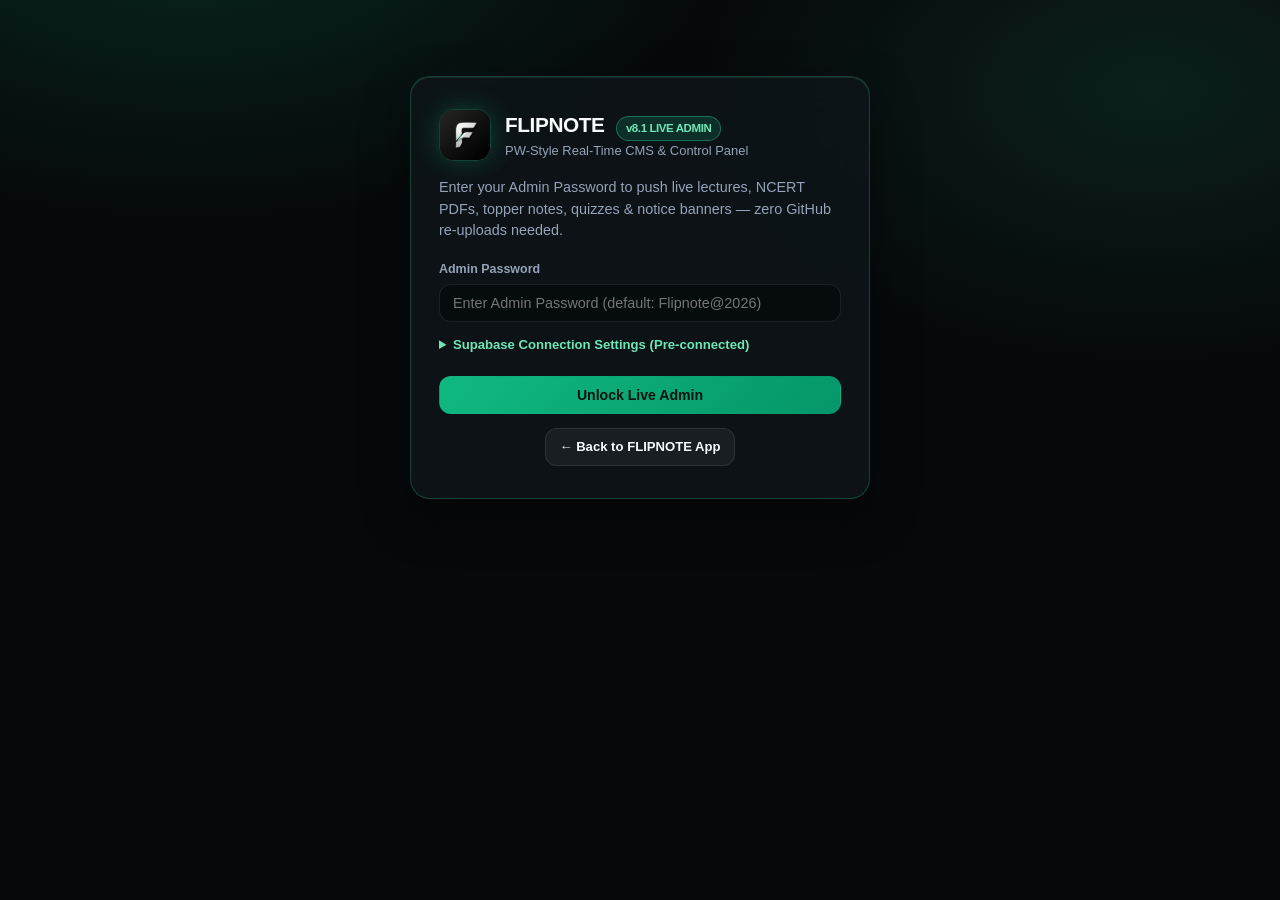
<file: admin.html>
<!DOCTYPE html>
<html lang="en">
<head>
  <meta charset="UTF-8" />
  <meta name="viewport" content="width=device-width, initial-scale=1.0" />
  <title>FLIPNOTE v8.1 — PW-Style Live Admin Panel</title>
  <link rel="icon" type="image/svg+xml" href="./assets/icons/favicon.svg" />
  <meta name="robots" content="noindex, nofollow" />
  <style>
    :root {
      --bg: #06090c;
      --glass: rgba(14, 22, 26, 0.80);
      --border: rgba(52, 211, 153, 0.24);
      --border-soft: rgba(255, 255, 255, 0.09);
      --emerald: #10b981;
      --mint: #34d399;
      --mint-bright: #6ee7b7;
      --danger: #ef4444;
      --text: #f8fafc;
      --muted: #94a3b8;
      --radius: 20px;
    }
    * { box-sizing: border-box; }
    [hidden] { display: none !important; }
    body {
      margin: 0;
      min-height: 100vh;
      background:
        radial-gradient(900px 520px at 15% -10%, rgba(16, 185, 129, 0.17), transparent 60%),
        radial-gradient(760px 460px at 90% 10%, rgba(52, 211, 153, 0.11), transparent 60%),
        var(--bg);
      color: var(--text);
      font-family: -apple-system, BlinkMacSystemFont, "SF Pro Display", "Inter", "Segoe UI", sans-serif;
      line-height: 1.5;
      padding: 22px 16px 60px;
    }
    .container { max-width: 1220px; margin: 0 auto; }
    .glass {
      background: var(--glass);
      backdrop-filter: blur(20px);
      -webkit-backdrop-filter: blur(20px);
      border: 1px solid var(--border);
      border-radius: var(--radius);
      box-shadow: 0 18px 48px rgba(0, 0, 0, 0.48), inset 0 1px 0 rgba(255, 255, 255, 0.08);
    }
    .login-wrap { max-width: 460px; margin: 54px auto; padding: 32px 28px; }
    .brand-row { display: flex; align-items: center; gap: 14px; margin-bottom: 16px; }
    .brand-icon { width: 52px; height: 52px; border-radius: 14px; border: 1px solid var(--border); box-shadow: 0 0 24px rgba(16, 185, 129, 0.28); }
    .brand-title { font-size: 1.3rem; font-weight: 800; letter-spacing: -0.02em; }
    .badge-v8 {
      display: inline-block; font-size: 0.72rem; font-weight: 800; padding: 3px 9px; border-radius: 999px;
      background: rgba(16, 185, 129, 0.18); border: 1px solid rgba(52, 211, 153, 0.4); color: var(--mint-bright); margin-left: 6px;
    }
    .sub { color: var(--muted); font-size: 0.9rem; margin: 0 0 18px; }
    .field { margin-bottom: 13px; }
    .field label { display: block; font-size: 0.78rem; font-weight: 700; color: var(--muted); margin-bottom: 5px; }
    .input, .select {
      width: 100%; padding: 10px 13px; border-radius: 12px; border: 1px solid var(--border-soft);
      background: rgba(6, 10, 14, 0.82); color: var(--text); font-size: 0.9rem; outline: none; font-family: inherit;
    }
    .input:focus, .select:focus { border-color: var(--mint); }
    .grid-2 { display: grid; grid-template-columns: 1fr 1fr; gap: 12px; }
    @media (max-width: 600px) { .grid-2 { grid-template-columns: 1fr; } }
    .btn {
      display: inline-flex; align-items: center; justify-content: center; gap: 8px;
      padding: 10px 16px; border-radius: 12px; border: 1px solid transparent;
      font-weight: 700; font-size: 0.88rem; cursor: pointer; text-decoration: none;
    }
    .btn-primary { width: 100%; background: linear-gradient(135deg, var(--emerald), #059669); color: #03130e; }
    .btn-ghost { background: rgba(255, 255, 255, 0.05); border-color: var(--border-soft); color: var(--text); padding: 8px 13px; font-size: 0.82rem; }
    .btn-ghost:hover { border-color: var(--border); color: var(--mint-bright); }
    .err-box {
      background: rgba(239, 68, 68, 0.14); border: 1px solid rgba(239, 68, 68, 0.45);
      color: #fca5a5; padding: 10px 14px; border-radius: 12px; font-size: 0.84rem; margin-bottom: 12px;
    }
    details.cfg-details { margin-bottom: 14px; font-size: 0.82rem; color: var(--muted); }
    details.cfg-details summary { cursor: pointer; margin-bottom: 8px; color: var(--mint-bright); font-weight: 600; }

    /* Topbar */
    .topbar { display: flex; flex-wrap: wrap; align-items: center; justify-content: space-between; gap: 12px; padding: 15px 20px; margin-bottom: 18px; }
    .topbar-right { display: flex; flex-wrap: wrap; align-items: center; gap: 8px; }
    .live-pill {
      display: inline-flex; align-items: center; gap: 8px; padding: 6px 12px; border-radius: 999px;
      background: rgba(16, 185, 129, 0.14); border: 1px solid rgba(52, 211, 153, 0.35);
      font-size: 0.78rem; font-weight: 700; color: var(--mint-bright);
    }
    .live-dot { width: 8px; height: 8px; border-radius: 50%; background: var(--mint); box-shadow: 0 0 10px var(--mint); animation: pulse 1.6s infinite; }
    .live-dot.syncing { background: #fde047; }
    @keyframes pulse { 0%, 100% { opacity: 1; } 50% { opacity: 0.4; } }

    .kpi-grid { display: grid; grid-template-columns: repeat(auto-fit, minmax(165px, 1fr)); gap: 12px; margin-bottom: 18px; }
    .kpi-card { padding: 16px 18px; }
    .kpi-lbl { font-size: 0.73rem; text-transform: uppercase; letter-spacing: 0.06em; color: var(--muted); font-weight: 700; }
    .kpi-val { font-size: 1.9rem; font-weight: 900; margin: 4px 0 0; }

    .table-card { padding: 18px 20px; }
    .toolbar { display: flex; flex-wrap: wrap; align-items: center; justify-content: space-between; gap: 12px; margin-bottom: 14px; }
    .tab-group { display: flex; flex-wrap: wrap; gap: 7px; }
    .tab-btn {
      padding: 8px 14px; border-radius: 999px; border: 1px solid var(--border-soft);
      background: rgba(255, 255, 255, 0.04); color: var(--muted); font-weight: 700; font-size: 0.82rem; cursor: pointer;
    }
    .tab-btn.active { background: rgba(16, 185, 129, 0.22); border-color: var(--mint); color: var(--mint-bright); }
    .filter-group { display: flex; flex-wrap: wrap; gap: 8px; align-items: center; }
    .filter-group .input { width: 210px; padding: 8px 12px; font-size: 0.84rem; }

    .table-scroll { overflow-x: auto; }
    table { width: 100%; border-collapse: collapse; font-size: 0.87rem; }
    th { text-align: left; padding: 10px 12px; color: var(--muted); font-size: 0.74rem; text-transform: uppercase; border-bottom: 1px solid var(--border-soft); }
    td { padding: 11px 12px; border-bottom: 1px solid rgba(255, 255, 255, 0.05); vertical-align: middle; }
    tr:hover td { background: rgba(52, 211, 153, 0.04); }
    .mono { font-family: ui-monospace, SFMono-Regular, Menlo, monospace; font-size: 0.81rem; }
    .muted { color: var(--muted); font-size: 0.81rem; }
    .empty-cell { text-align: center; padding: 34px 12px; color: var(--muted); }
    .pill-mini { display: inline-block; padding: 3px 9px; border-radius: 999px; font-size: 0.72rem; font-weight: 700; background: rgba(255, 255, 255, 0.08); }
    .pill-mini.ok { background: rgba(16, 185, 129, 0.2); color: var(--mint-bright); border: 1px solid rgba(52, 211, 153, 0.35); }
    .pill-mini.warn { background: rgba(245, 158, 11, 0.18); color: #fcd34d; border: 1px solid rgba(245, 158, 11, 0.35); }
    .act-cell { text-align: right; white-space: nowrap; }
    .btn-xs {
      padding: 5px 10px; border-radius: 8px; border: 1px solid var(--border-soft);
      background: rgba(255, 255, 255, 0.06); color: var(--text); font-size: 0.76rem; font-weight: 600; cursor: pointer; margin-left: 4px;
    }
    .btn-xs:hover { border-color: var(--mint); color: var(--mint-bright); }
    .btn-xs.danger { border-color: rgba(239, 68, 68, 0.35); color: #fca5a5; }

    /* Modal */
    .modal-bg {
      position: fixed; inset: 0; background: rgba(0, 0, 0, 0.72); backdrop-filter: blur(8px);
      display: flex; align-items: center; justify-content: center; padding: 16px; z-index: 100;
    }
    .modal-box { width: 100%; max-width: 620px; padding: 24px; max-height: 90vh; overflow-y: auto; }
    .admin-toast {
      position: fixed; bottom: 22px; right: 22px; padding: 11px 18px; border-radius: 14px; font-weight: 700; font-size: 0.86rem;
      opacity: 0; transform: translateY(14px); pointer-events: none; transition: all 0.2s; z-index: 200;
    }
    .admin-toast.show { opacity: 1; transform: translateY(0); }
    .admin-toast.ok { background: rgba(12, 42, 34, 0.96); border: 1px solid var(--mint); color: var(--mint-bright); }
    .admin-toast.err { background: rgba(48, 14, 18, 0.96); border: 1px solid var(--danger); color: #fca5a5; }
  </style>
</head>
<body>
  <div class="container">
    <!-- PW-STYLE PASSWORD LOGIN -->
    <section id="login-screen" class="glass login-wrap">
      <div class="brand-row">
        <img class="brand-icon" src="./assets/icons/icon-192.png" alt="FLIPNOTE" />
        <div>
          <div class="brand-title">FLIPNOTE <span class="badge-v8">v8.1 LIVE ADMIN</span></div>
          <div class="muted">PW-Style Real-Time CMS &amp; Control Panel</div>
        </div>
      </div>
      <p class="sub">Enter your Admin Password to push live lectures, NCERT PDFs, topper notes, quizzes &amp; notice banners — zero GitHub re-uploads needed.</p>

      <div id="login-error" class="err-box" hidden></div>

      <form id="login-form">
        <div class="field">
          <label for="login-password">Admin Password</label>
          <input id="login-password" class="input" type="password" placeholder="Enter Admin Password (default: Flipnote@2026)" required />
        </div>
        <details class="cfg-details">
          <summary>Supabase Connection Settings (Pre-connected)</summary>
          <div class="field"><label for="login-sb-url">Project URL</label><input id="login-sb-url" class="input" type="url" /></div>
          <div class="field"><label for="login-sb-anon">Public Anon Key</label><input id="login-sb-anon" class="input" type="text" /></div>
        </details>
        <button id="btn-login-submit" class="btn btn-primary" type="submit">Unlock Live Admin</button>
      </form>

      <div style="margin-top:14px; text-align:center;">
        <a href="./index.html" class="btn btn-ghost">← Back to FLIPNOTE App</a>
      </div>
    </section>

    <!-- DASHBOARD -->
    <section id="dashboard-screen" hidden>
      <header class="glass topbar">
        <div class="brand-row" style="margin-bottom:0;">
          <img class="brand-icon" src="./assets/icons/icon-192.png" alt="FLIPNOTE" style="width:40px;height:40px;" />
          <div>
            <div class="brand-title" style="font-size:1.12rem;">FLIPNOTE <span class="badge-v8">v8.1 LIVE CMS</span></div>
            <div class="muted">Instant Push to Student App</div>
          </div>
        </div>
        <div class="topbar-right">
          <span class="live-pill"><span id="live-dot" class="live-dot"></span> <span id="last-sync-time">Live</span></span>
          <select id="refresh-rate" class="select" style="width:auto;padding:7px 10px;font-size:0.8rem;">
            <option value="10" selected>Auto: 10s</option>
            <option value="30">Auto: 30s</option>
            <option value="0">Paused</option>
          </select>
          <button id="btn-refresh-now" class="btn btn-ghost" type="button">Refresh</button>
          <button id="btn-open-pw-modal" class="btn btn-ghost" type="button">Password</button>
          <a href="./index.html" class="btn btn-ghost" target="_blank">Preview App ↗</a>
          <button id="btn-logout" class="btn btn-ghost" type="button">Lock</button>
        </div>
      </header>

      <div class="kpi-grid">
        <article class="glass kpi-card"><div class="kpi-lbl">Active Notices</div><div class="kpi-val" id="kpi-notices">0</div></article>
        <article class="glass kpi-card"><div class="kpi-lbl">Live Lectures</div><div class="kpi-val" id="kpi-lectures">0</div></article>
        <article class="glass kpi-card"><div class="kpi-lbl">NCERT PDFs</div><div class="kpi-val" id="kpi-ncert">0</div></article>
        <article class="glass kpi-card"><div class="kpi-lbl">Topper Notes</div><div class="kpi-val" id="kpi-notes">0</div></article>
        <article class="glass kpi-card"><div class="kpi-lbl">Live Quizzes</div><div class="kpi-val" id="kpi-quizzes">0</div></article>
        <article class="glass kpi-card"><div class="kpi-lbl">Users</div><div class="kpi-val" id="kpi-users">0</div></article>
      </div>

      <section class="glass table-card">
        <div class="toolbar">
          <div class="tab-group">
            <button type="button" class="tab-btn active" data-tab="notices">Notice Banners</button>
            <button type="button" class="tab-btn" data-tab="lectures">Lectures</button>
            <button type="button" class="tab-btn" data-tab="ncert">NCERT PDFs</button>
            <button type="button" class="tab-btn" data-tab="notes">Topper Notes</button>
            <button type="button" class="tab-btn" data-tab="quizzes">Live Quizzes</button>
            <button type="button" class="tab-btn" data-tab="users">Users</button>
          </div>
          <div class="filter-group">
            <input id="admin-search" class="input" type="search" placeholder="Search…" />
            <button id="btn-add-item" class="btn btn-primary" type="button" style="width:auto;padding:8px 16px;">+ New Item</button>
            <button id="btn-export-csv" class="btn btn-ghost" type="button" hidden>Export CSV</button>
          </div>
        </div>
        <div class="table-scroll">
          <table>
            <thead id="table-head"></thead>
            <tbody id="table-body"></tbody>
          </table>
        </div>
      </section>
    </section>
  </div>

  <!-- ADD/EDIT MODAL -->
  <div id="editor-modal" class="modal-bg" hidden>
    <div class="glass modal-box">
      <h3 id="editor-title" style="margin:0 0 16px;">Edit Item</h3>
      <form id="editor-form">
        <input type="hidden" id="editor-id" />
        <div id="editor-fields"></div>
        <div style="display:flex;gap:10px;justify-content:flex-end;margin-top:16px;">
          <button type="button" id="editor-cancel-btn" class="btn btn-ghost">Cancel</button>
          <button type="submit" id="editor-save-btn" class="btn btn-primary" style="width:auto;padding:10px 22px;">Save &amp; Push Live</button>
        </div>
      </form>
    </div>
  </div>

  <!-- CHANGE PASSWORD MODAL -->
  <div id="pw-modal" class="modal-bg" hidden>
    <div class="glass modal-box" style="max-width:420px;">
      <h3 style="margin:0 0 14px;">Change Admin Password</h3>
      <form id="pw-form">
        <div class="field"><label>Current Password</label><input id="pw-old" class="input" type="password" required /></div>
        <div class="field"><label>New Password (min 6 chars)</label><input id="pw-new" class="input" type="password" minlength="6" required /></div>
        <div style="display:flex;gap:10px;justify-content:flex-end;margin-top:14px;">
          <button type="button" id="pw-cancel-btn" class="btn btn-ghost">Cancel</button>
          <button type="submit" class="btn btn-primary" style="width:auto;">Update Password</button>
        </div>
      </form>
    </div>
  </div>

  <div id="admin-toast" class="admin-toast"></div>
  <script type="module" src="./js/admin.js"></script>
</body>
</html>
</file>
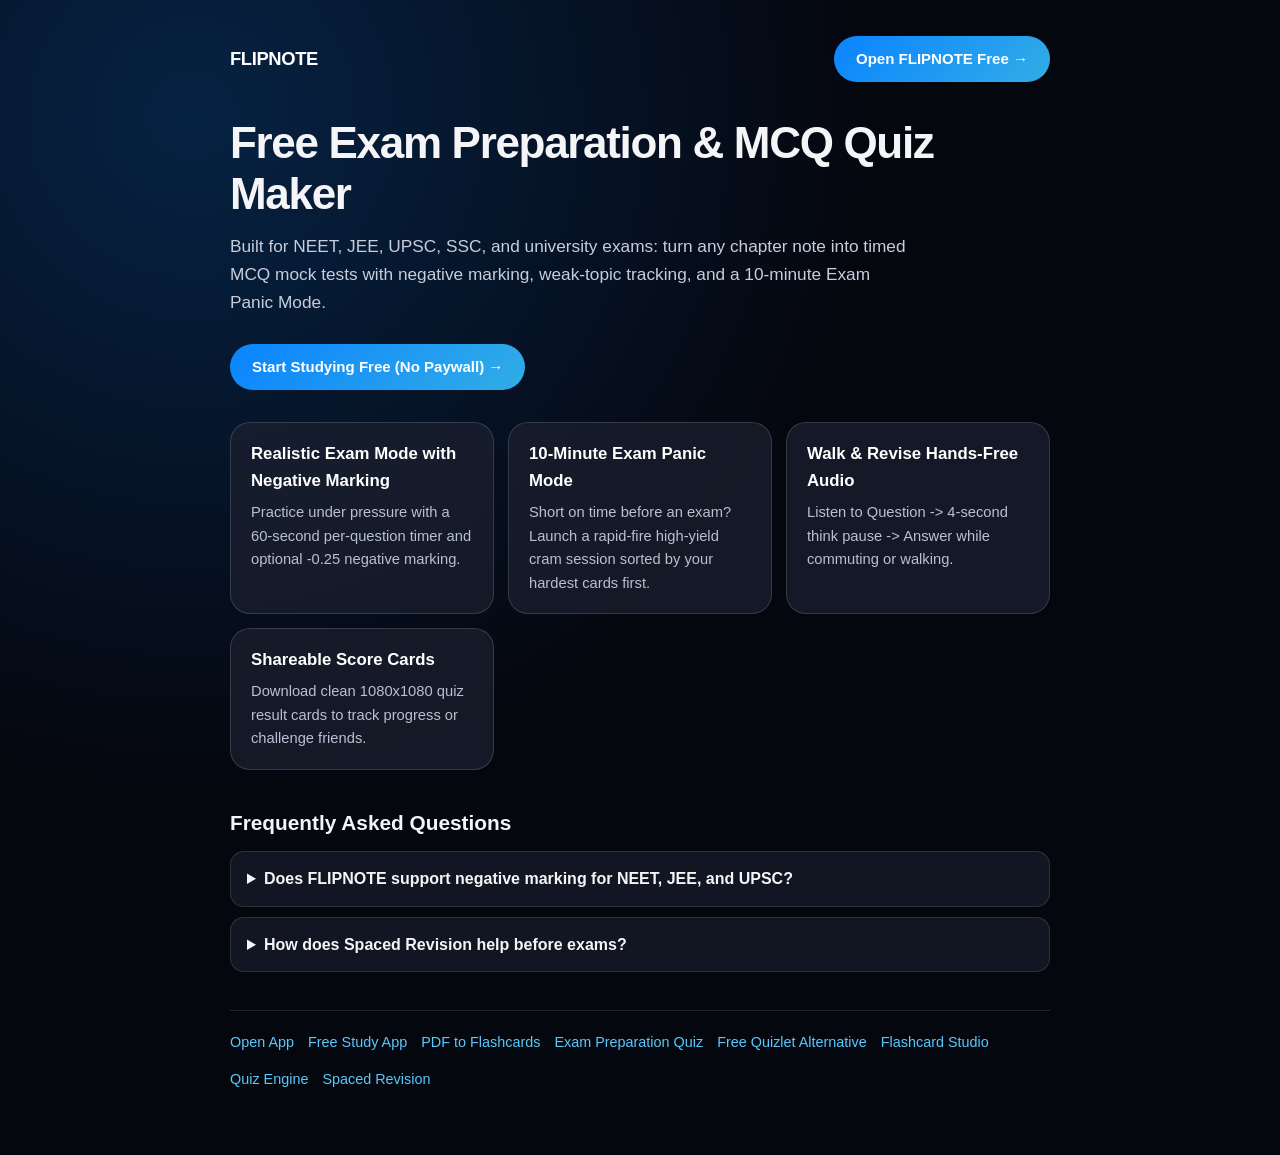
<file: features/exam-preparation-quiz.html>
<!DOCTYPE html>
<html lang="en" data-theme="dark">
<head>
  <meta charset="UTF-8" />
  <meta name="viewport" content="width=device-width, initial-scale=1.0" />
  <title>Free Exam Preparation MCQ Quiz Maker (NEET, JEE, UPSC, College) — FLIPNOTE</title>
  <meta name="description" content="Create free MCQ practice tests from your own notes and PDFs with Exam Mode (60s/question timer, -0.25 negative marking), 10-Min Panic Mode, and spaced revision." />
  <link rel="canonical" href="https://vaishnavadiii786-ctrl.github.io/flipnote/features/exam-preparation-quiz.html" />
  <meta property="og:type" content="website" />
  <meta property="og:title" content="Free Exam Preparation MCQ Quiz Maker (NEET, JEE, UPSC, College) — FLIPNOTE" />
  <meta property="og:description" content="Create free MCQ practice tests from your own notes and PDFs with Exam Mode (60s/question timer, -0.25 negative marking), 10-Min Panic Mode, and spaced revision." />
  <meta property="og:url" content="https://vaishnavadiii786-ctrl.github.io/flipnote/features/exam-preparation-quiz.html" />
  <meta property="og:image" content="https://vaishnavadiii786-ctrl.github.io/flipnote/assets/icons/icon-512.png" />
  <link rel="icon" type="image/svg+xml" href="../assets/icons/favicon.svg" />
  <script type="application/ld+json">{"@context": "https://schema.org", "@type": "FAQPage", "mainEntity": [{"@type": "Question", "name": "Does FLIPNOTE support negative marking for NEET, JEE, and UPSC?", "acceptedAnswer": {"@type": "Answer", "text": "Yes. Toggle Exam Mode before starting any quiz to enable the 60s/question countdown timer and -0.25 negative marking calculation."}}, {"@type": "Question", "name": "How does Spaced Revision help before exams?", "acceptedAnswer": {"@type": "Answer", "text": "Rate cards as Easy (+4 days), Medium (+1 day), or Difficult (10 minutes) so FLIPNOTE automatically schedules weak topics more frequently."}}]}</script>
  <style>
    :root { color-scheme: dark; }
    * { box-sizing: border-box; }
    body {
      margin: 0; font-family: -apple-system, BlinkMacSystemFont, "SF Pro Display", Inter, "Segoe UI", Roboto, sans-serif;
      background: radial-gradient(circle at 15% 10%, rgba(10,132,255,0.22), transparent 45%), #05070f;
      color: #f5f5f7; line-height: 1.6;
    }
    .wrap { max-width: 860px; margin: 0 auto; padding: 36px 20px 64px; }
    .nav { display: flex; justify-content: space-between; align-items: center; margin-bottom: 36px; }
    .brand { color: #fff; text-decoration: none; font-weight: 800; font-size: 1.15rem; letter-spacing: -0.02em; }
    .cta {
      display: inline-block; padding: 11px 22px; border-radius: 999px;
      background: linear-gradient(135deg, #0a84ff, #32ade6); color: #fff;
      text-decoration: none; font-weight: 700; font-size: 0.94rem;
    }
    h1 { font-size: clamp(1.9rem, 4vw, 2.75rem); letter-spacing: -0.03em; margin: 0 0 14px; line-height: 1.15; }
    .lead { font-size: 1.08rem; color: #c7cddb; margin: 0 0 28px; max-width: 680px; }
    .grid { list-style: none; padding: 0; margin: 32px 0; display: grid; grid-template-columns: repeat(auto-fit, minmax(250px, 1fr)); gap: 14px; }
    .card {
      background: rgba(28, 32, 48, 0.72); border: 1px solid rgba(255,255,255,0.14);
      border-radius: 20px; padding: 18px 20px;
    }
    .card h2 { font-size: 1.05rem; margin: 0 0 6px; color: #fff; }
    .card p { margin: 0; font-size: 0.92rem; color: #b8c0d4; }
    .faq-title { font-size: 1.3rem; margin: 36px 0 12px; }
    .faq {
      background: rgba(28, 32, 48, 0.6); border: 1px solid rgba(255,255,255,0.12);
      border-radius: 14px; padding: 14px 16px; margin-bottom: 10px;
    }
    .faq summary { font-weight: 600; cursor: pointer; }
    .faq p { margin: 8px 0 0; color: #c7cddb; font-size: 0.93rem; }
    .links { margin-top: 38px; padding-top: 20px; border-top: 1px solid rgba(255,255,255,0.12); display: flex; flex-wrap: wrap; gap: 14px; font-size: 0.9rem; }
    .links a { color: #5ac8fa; text-decoration: none; }
  </style>
</head>
<body>
  <main class="wrap">
    <nav class="nav">
      <a class="brand" href="../index.html">FLIPNOTE</a>
      <a class="cta" href="../index.html">Open FLIPNOTE Free →</a>
    </nav>
    <h1>Free Exam Preparation & MCQ Quiz Maker</h1>
    <p class="lead">Built for NEET, JEE, UPSC, SSC, and university exams: turn any chapter note into timed MCQ mock tests with negative marking, weak-topic tracking, and a 10-minute Exam Panic Mode.</p>
    <a class="cta" href="../index.html">Start Studying Free (No Paywall) →</a>
    <ul class="grid">
      <li class="card"><h2>Realistic Exam Mode with Negative Marking</h2><p>Practice under pressure with a 60-second per-question timer and optional -0.25 negative marking.</p></li>
      <li class="card"><h2>10-Minute Exam Panic Mode</h2><p>Short on time before an exam? Launch a rapid-fire high-yield cram session sorted by your hardest cards first.</p></li>
      <li class="card"><h2>Walk & Revise Hands-Free Audio</h2><p>Listen to Question -> 4-second think pause -> Answer while commuting or walking.</p></li>
      <li class="card"><h2>Shareable Score Cards</h2><p>Download clean 1080x1080 quiz result cards to track progress or challenge friends.</p></li>
    </ul>
    <h2 class="faq-title">Frequently Asked Questions</h2>
      <details class="faq"><summary>Does FLIPNOTE support negative marking for NEET, JEE, and UPSC?</summary><p>Yes. Toggle Exam Mode before starting any quiz to enable the 60s/question countdown timer and -0.25 negative marking calculation.</p></details>
      <details class="faq"><summary>How does Spaced Revision help before exams?</summary><p>Rate cards as Easy (+4 days), Medium (+1 day), or Difficult (10 minutes) so FLIPNOTE automatically schedules weak topics more frequently.</p></details>
    <footer class="links">
      <a href="../index.html">Open App</a>
      <a href="./free-study-app.html">Free Study App</a>
      <a href="./pdf-to-flashcards.html">PDF to Flashcards</a>
      <a href="./exam-preparation-quiz.html">Exam Preparation Quiz</a>
      <a href="./free-quizlet-alternative.html">Free Quizlet Alternative</a>
      <a href="./flashcards.html">Flashcard Studio</a>
      <a href="./quiz.html">Quiz Engine</a>
      <a href="./revision.html">Spaced Revision</a>
    </footer>
  </main>
</body>
</html>
</file>
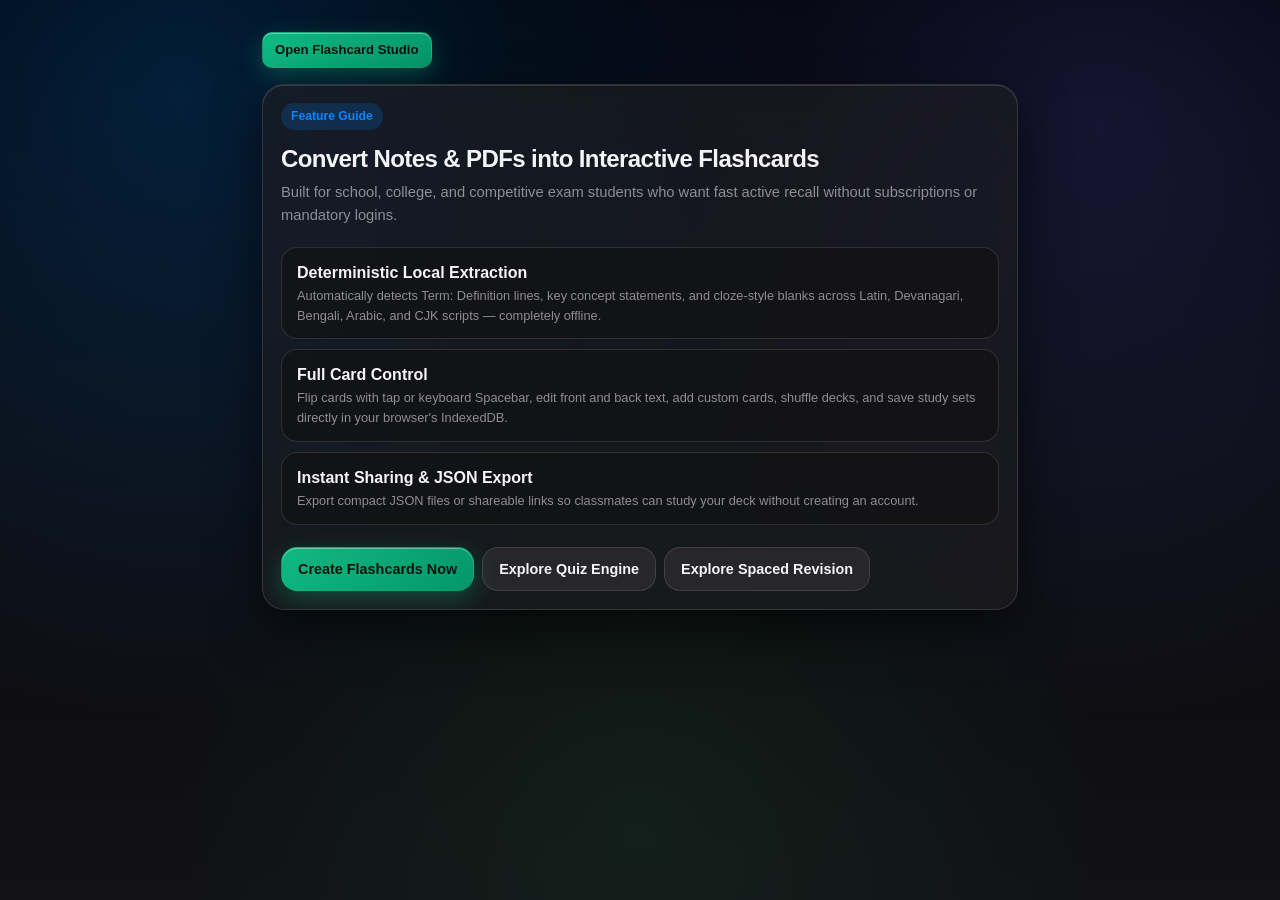
<file: features/flashcards.html>
<!DOCTYPE html>
<html lang="en" data-theme="dark">
<head>
  <meta charset="UTF-8" />
  <meta name="viewport" content="width=device-width, initial-scale=1.0" />
  <title>Free Flashcard Generator from Notes &amp; PDFs — FLIPNOTE</title>
  <meta name="description" content="Convert lecture notes, textbook PDFs, and study outlines into interactive 3D flashcards offline with FLIPNOTE. Free-first, privacy-focused, and available in 15 languages." />
  <link rel="canonical" href="https://vaishnavadiii786-ctrl.github.io/flipnote/features/flashcards.html" />
  <meta property="og:type" content="article" />
  <meta property="og:title" content="Free Flashcard Generator from Notes &amp; PDFs — FLIPNOTE" />
  <meta property="og:description" content="Turn your notes into interactive flashcards with 3D flip animations, shuffle, and offline IndexedDB storage." />
  <link rel="icon" type="image/svg+xml" href="../assets/icons/favicon.svg" />
  <link rel="stylesheet" href="../css/style.css" />
</head>
<body>
  <main class="main-content" style="max-width:820px; padding-top:32px;">
    <header class="mobile-header">
      <a href="../index.html" class="brand-lockup" style="text-decoration:none; color:inherit;">
        <img src="../assets/icons/icon-192.png" alt="FLIPNOTE logo" class="brand-logo" width="34" height="34" />
        <div>
          <p class="brand-title">FLIPNOTE</p>
          <p class="brand-tagline">Your Notes. Your Memory.</p>
        </div>
      </a>
      <a href="../index.html#flashcards" class="btn btn-primary btn-sm">Open Flashcard Studio</a>
    </header>

    <article class="glass-card">
      <span class="pill">Feature Guide</span>
      <h1 class="view-title" style="margin-top:10px;">Convert Notes &amp; PDFs into Interactive Flashcards</h1>
      <p class="view-subtitle">Built for school, college, and competitive exam students who want fast active recall without subscriptions or mandatory logins.</p>

      <div class="item-list" style="margin-top:20px;">
        <div class="item-row">
          <div>
            <strong>Deterministic Local Extraction</strong>
            <p class="item-sub">Automatically detects Term: Definition lines, key concept statements, and cloze-style blanks across Latin, Devanagari, Bengali, Arabic, and CJK scripts — completely offline.</p>
          </div>
        </div>
        <div class="item-row">
          <div>
            <strong>Full Card Control</strong>
            <p class="item-sub">Flip cards with tap or keyboard Spacebar, edit front and back text, add custom cards, shuffle decks, and save study sets directly in your browser's IndexedDB.</p>
          </div>
        </div>
        <div class="item-row">
          <div>
            <strong>Instant Sharing &amp; JSON Export</strong>
            <p class="item-sub">Export compact JSON files or shareable links so classmates can study your deck without creating an account.</p>
          </div>
        </div>
      </div>

      <div class="btn-row" style="margin-top:22px;">
        <a href="../index.html#notes" class="btn btn-primary">Create Flashcards Now</a>
        <a href="./quiz.html" class="btn btn-secondary">Explore Quiz Engine</a>
        <a href="./revision.html" class="btn btn-secondary">Explore Spaced Revision</a>
      </div>
    </article>
  </main>
</body>
</html>
</file>
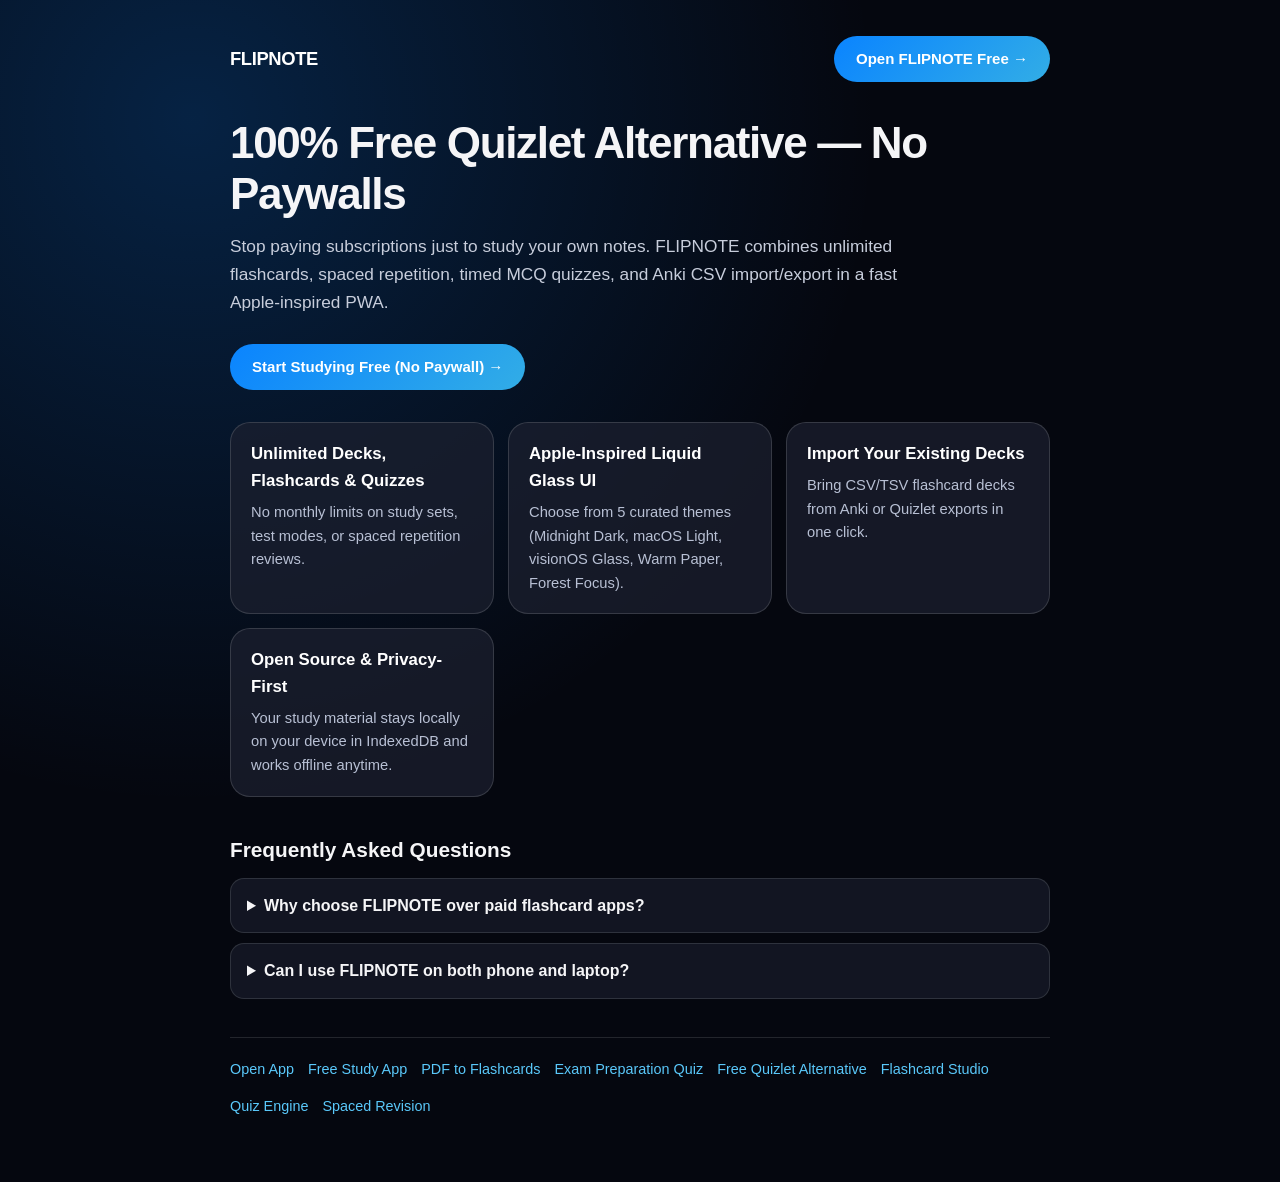
<file: features/free-quizlet-alternative.html>
<!DOCTYPE html>
<html lang="en" data-theme="dark">
<head>
  <meta charset="UTF-8" />
  <meta name="viewport" content="width=device-width, initial-scale=1.0" />
  <title>100% Free Quizlet & Anki Alternative (Offline, No Paywalls) — FLIPNOTE</title>
  <meta name="description" content="Looking for a free Quizlet alternative without paywalls? FLIPNOTE gives you unlimited flashcards, MCQ quizzes, spaced repetition, Study Reels, and Anki CSV import/export for free." />
  <link rel="canonical" href="https://vaishnavadiii786-ctrl.github.io/flipnote/features/free-quizlet-alternative.html" />
  <meta property="og:type" content="website" />
  <meta property="og:title" content="100% Free Quizlet & Anki Alternative (Offline, No Paywalls) — FLIPNOTE" />
  <meta property="og:description" content="Looking for a free Quizlet alternative without paywalls? FLIPNOTE gives you unlimited flashcards, MCQ quizzes, spaced repetition, Study Reels, and Anki CSV import/export for free." />
  <meta property="og:url" content="https://vaishnavadiii786-ctrl.github.io/flipnote/features/free-quizlet-alternative.html" />
  <meta property="og:image" content="https://vaishnavadiii786-ctrl.github.io/flipnote/assets/icons/icon-512.png" />
  <link rel="icon" type="image/svg+xml" href="../assets/icons/favicon.svg" />
  <script type="application/ld+json">{"@context": "https://schema.org", "@type": "FAQPage", "mainEntity": [{"@type": "Question", "name": "Why choose FLIPNOTE over paid flashcard apps?", "acceptedAnswer": {"@type": "Answer", "text": "FLIPNOTE keeps core learning features — flashcards, PDF import, MCQ quizzes, spaced revision, mind maps, and audio review — 100% free and offline-first."}}, {"@type": "Question", "name": "Can I use FLIPNOTE on both phone and laptop?", "acceptedAnswer": {"@type": "Answer", "text": "Yes. Open FLIPNOTE in any modern browser on Android, iPhone, Windows, or Mac, and install it directly to your home screen."}}]}</script>
  <style>
    :root { color-scheme: dark; }
    * { box-sizing: border-box; }
    body {
      margin: 0; font-family: -apple-system, BlinkMacSystemFont, "SF Pro Display", Inter, "Segoe UI", Roboto, sans-serif;
      background: radial-gradient(circle at 15% 10%, rgba(10,132,255,0.22), transparent 45%), #05070f;
      color: #f5f5f7; line-height: 1.6;
    }
    .wrap { max-width: 860px; margin: 0 auto; padding: 36px 20px 64px; }
    .nav { display: flex; justify-content: space-between; align-items: center; margin-bottom: 36px; }
    .brand { color: #fff; text-decoration: none; font-weight: 800; font-size: 1.15rem; letter-spacing: -0.02em; }
    .cta {
      display: inline-block; padding: 11px 22px; border-radius: 999px;
      background: linear-gradient(135deg, #0a84ff, #32ade6); color: #fff;
      text-decoration: none; font-weight: 700; font-size: 0.94rem;
    }
    h1 { font-size: clamp(1.9rem, 4vw, 2.75rem); letter-spacing: -0.03em; margin: 0 0 14px; line-height: 1.15; }
    .lead { font-size: 1.08rem; color: #c7cddb; margin: 0 0 28px; max-width: 680px; }
    .grid { list-style: none; padding: 0; margin: 32px 0; display: grid; grid-template-columns: repeat(auto-fit, minmax(250px, 1fr)); gap: 14px; }
    .card {
      background: rgba(28, 32, 48, 0.72); border: 1px solid rgba(255,255,255,0.14);
      border-radius: 20px; padding: 18px 20px;
    }
    .card h2 { font-size: 1.05rem; margin: 0 0 6px; color: #fff; }
    .card p { margin: 0; font-size: 0.92rem; color: #b8c0d4; }
    .faq-title { font-size: 1.3rem; margin: 36px 0 12px; }
    .faq {
      background: rgba(28, 32, 48, 0.6); border: 1px solid rgba(255,255,255,0.12);
      border-radius: 14px; padding: 14px 16px; margin-bottom: 10px;
    }
    .faq summary { font-weight: 600; cursor: pointer; }
    .faq p { margin: 8px 0 0; color: #c7cddb; font-size: 0.93rem; }
    .links { margin-top: 38px; padding-top: 20px; border-top: 1px solid rgba(255,255,255,0.12); display: flex; flex-wrap: wrap; gap: 14px; font-size: 0.9rem; }
    .links a { color: #5ac8fa; text-decoration: none; }
  </style>
</head>
<body>
  <main class="wrap">
    <nav class="nav">
      <a class="brand" href="../index.html">FLIPNOTE</a>
      <a class="cta" href="../index.html">Open FLIPNOTE Free →</a>
    </nav>
    <h1>100% Free Quizlet Alternative — No Paywalls</h1>
    <p class="lead">Stop paying subscriptions just to study your own notes. FLIPNOTE combines unlimited flashcards, spaced repetition, timed MCQ quizzes, and Anki CSV import/export in a fast Apple-inspired PWA.</p>
    <a class="cta" href="../index.html">Start Studying Free (No Paywall) →</a>
    <ul class="grid">
      <li class="card"><h2>Unlimited Decks, Flashcards & Quizzes</h2><p>No monthly limits on study sets, test modes, or spaced repetition reviews.</p></li>
      <li class="card"><h2>Apple-Inspired Liquid Glass UI</h2><p>Choose from 5 curated themes (Midnight Dark, macOS Light, visionOS Glass, Warm Paper, Forest Focus).</p></li>
      <li class="card"><h2>Import Your Existing Decks</h2><p>Bring CSV/TSV flashcard decks from Anki or Quizlet exports in one click.</p></li>
      <li class="card"><h2>Open Source & Privacy-First</h2><p>Your study material stays locally on your device in IndexedDB and works offline anytime.</p></li>
    </ul>
    <h2 class="faq-title">Frequently Asked Questions</h2>
      <details class="faq"><summary>Why choose FLIPNOTE over paid flashcard apps?</summary><p>FLIPNOTE keeps core learning features — flashcards, PDF import, MCQ quizzes, spaced revision, mind maps, and audio review — 100% free and offline-first.</p></details>
      <details class="faq"><summary>Can I use FLIPNOTE on both phone and laptop?</summary><p>Yes. Open FLIPNOTE in any modern browser on Android, iPhone, Windows, or Mac, and install it directly to your home screen.</p></details>
    <footer class="links">
      <a href="../index.html">Open App</a>
      <a href="./free-study-app.html">Free Study App</a>
      <a href="./pdf-to-flashcards.html">PDF to Flashcards</a>
      <a href="./exam-preparation-quiz.html">Exam Preparation Quiz</a>
      <a href="./free-quizlet-alternative.html">Free Quizlet Alternative</a>
      <a href="./flashcards.html">Flashcard Studio</a>
      <a href="./quiz.html">Quiz Engine</a>
      <a href="./revision.html">Spaced Revision</a>
    </footer>
  </main>
</body>
</html>
</file>
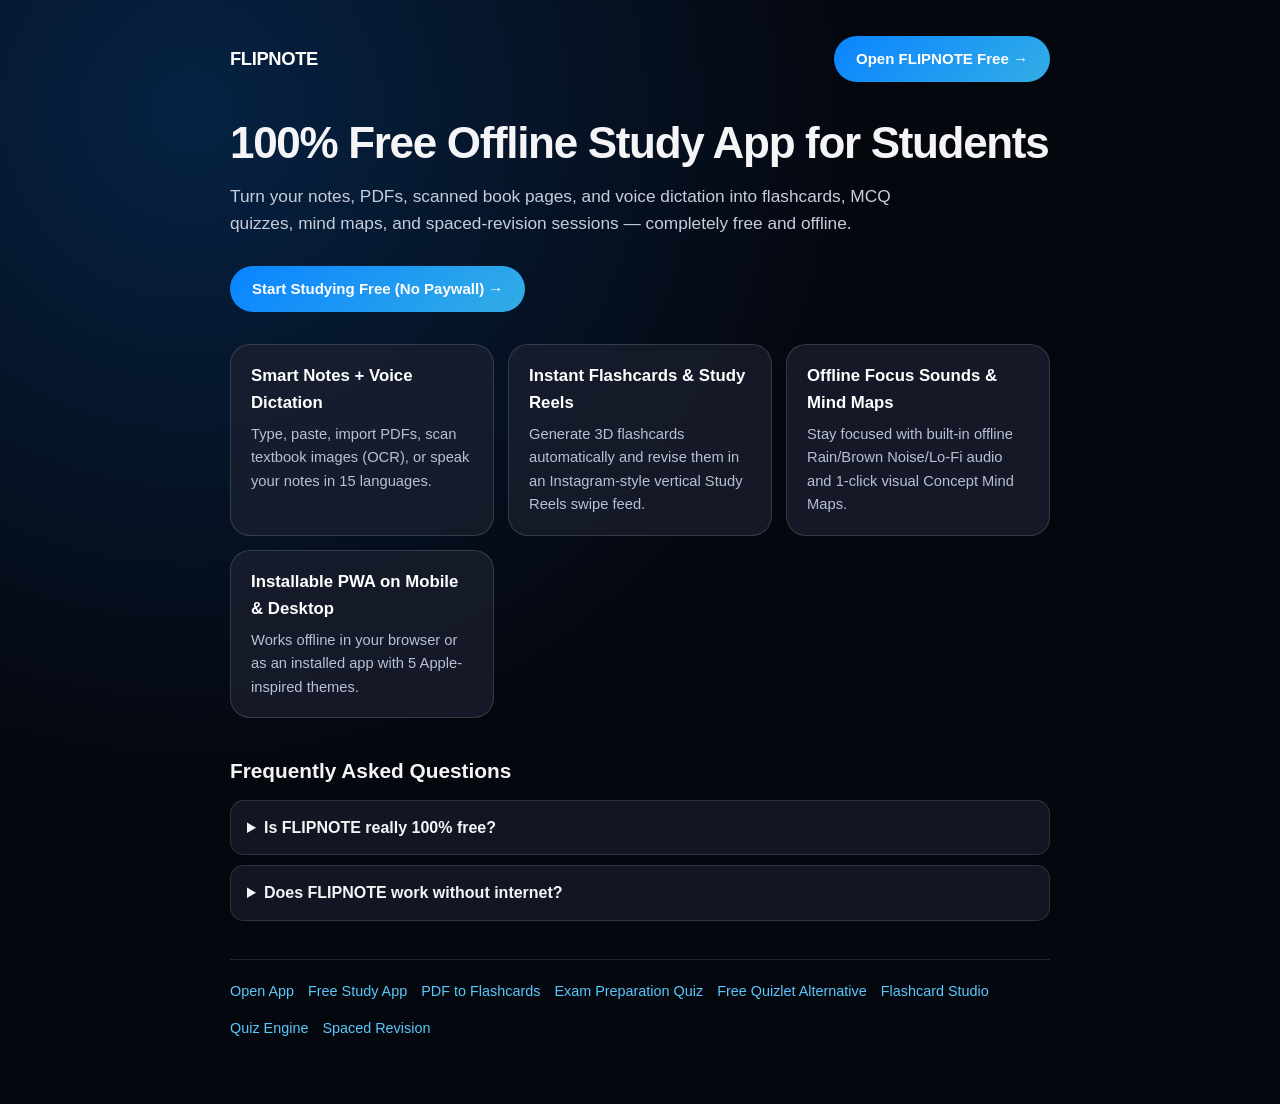
<file: features/free-study-app.html>
<!DOCTYPE html>
<html lang="en" data-theme="dark">
<head>
  <meta charset="UTF-8" />
  <meta name="viewport" content="width=device-width, initial-scale=1.0" />
  <title>Free Study App Offline for Students — FLIPNOTE (Notes, Flashcards & Quizzes)</title>
  <meta name="description" content="Use FLIPNOTE, a 100% free offline-ready study app for school, college, NEET, JEE, and UPSC students. Convert notes, PDFs, and voice into flashcards, MCQ quizzes, Mind Maps, and spaced revision." />
  <link rel="canonical" href="https://vaishnavadiii786-ctrl.github.io/flipnote/features/free-study-app.html" />
  <meta property="og:type" content="website" />
  <meta property="og:title" content="Free Study App Offline for Students — FLIPNOTE (Notes, Flashcards & Quizzes)" />
  <meta property="og:description" content="Use FLIPNOTE, a 100% free offline-ready study app for school, college, NEET, JEE, and UPSC students. Convert notes, PDFs, and voice into flashcards, MCQ quizzes, Mind Maps, and spaced revision." />
  <meta property="og:url" content="https://vaishnavadiii786-ctrl.github.io/flipnote/features/free-study-app.html" />
  <meta property="og:image" content="https://vaishnavadiii786-ctrl.github.io/flipnote/assets/icons/icon-512.png" />
  <link rel="icon" type="image/svg+xml" href="../assets/icons/favicon.svg" />
  <script type="application/ld+json">{"@context": "https://schema.org", "@type": "FAQPage", "mainEntity": [{"@type": "Question", "name": "Is FLIPNOTE really 100% free?", "acceptedAnswer": {"@type": "Answer", "text": "Yes. Core note-taking, PDF/OCR import, flashcard generation, MCQ quizzes, spaced revision, mind maps, and Anki CSV export are 100% free with no paywalls."}}, {"@type": "Question", "name": "Does FLIPNOTE work without internet?", "acceptedAnswer": {"@type": "Answer", "text": "Yes. Once opened or installed as a PWA, your notes, flashcards, quizzes, and focus sounds work completely offline using browser IndexedDB."}}]}</script>
  <style>
    :root { color-scheme: dark; }
    * { box-sizing: border-box; }
    body {
      margin: 0; font-family: -apple-system, BlinkMacSystemFont, "SF Pro Display", Inter, "Segoe UI", Roboto, sans-serif;
      background: radial-gradient(circle at 15% 10%, rgba(10,132,255,0.22), transparent 45%), #05070f;
      color: #f5f5f7; line-height: 1.6;
    }
    .wrap { max-width: 860px; margin: 0 auto; padding: 36px 20px 64px; }
    .nav { display: flex; justify-content: space-between; align-items: center; margin-bottom: 36px; }
    .brand { color: #fff; text-decoration: none; font-weight: 800; font-size: 1.15rem; letter-spacing: -0.02em; }
    .cta {
      display: inline-block; padding: 11px 22px; border-radius: 999px;
      background: linear-gradient(135deg, #0a84ff, #32ade6); color: #fff;
      text-decoration: none; font-weight: 700; font-size: 0.94rem;
    }
    h1 { font-size: clamp(1.9rem, 4vw, 2.75rem); letter-spacing: -0.03em; margin: 0 0 14px; line-height: 1.15; }
    .lead { font-size: 1.08rem; color: #c7cddb; margin: 0 0 28px; max-width: 680px; }
    .grid { list-style: none; padding: 0; margin: 32px 0; display: grid; grid-template-columns: repeat(auto-fit, minmax(250px, 1fr)); gap: 14px; }
    .card {
      background: rgba(28, 32, 48, 0.72); border: 1px solid rgba(255,255,255,0.14);
      border-radius: 20px; padding: 18px 20px;
    }
    .card h2 { font-size: 1.05rem; margin: 0 0 6px; color: #fff; }
    .card p { margin: 0; font-size: 0.92rem; color: #b8c0d4; }
    .faq-title { font-size: 1.3rem; margin: 36px 0 12px; }
    .faq {
      background: rgba(28, 32, 48, 0.6); border: 1px solid rgba(255,255,255,0.12);
      border-radius: 14px; padding: 14px 16px; margin-bottom: 10px;
    }
    .faq summary { font-weight: 600; cursor: pointer; }
    .faq p { margin: 8px 0 0; color: #c7cddb; font-size: 0.93rem; }
    .links { margin-top: 38px; padding-top: 20px; border-top: 1px solid rgba(255,255,255,0.12); display: flex; flex-wrap: wrap; gap: 14px; font-size: 0.9rem; }
    .links a { color: #5ac8fa; text-decoration: none; }
  </style>
</head>
<body>
  <main class="wrap">
    <nav class="nav">
      <a class="brand" href="../index.html">FLIPNOTE</a>
      <a class="cta" href="../index.html">Open FLIPNOTE Free →</a>
    </nav>
    <h1>100% Free Offline Study App for Students</h1>
    <p class="lead">Turn your notes, PDFs, scanned book pages, and voice dictation into flashcards, MCQ quizzes, mind maps, and spaced-revision sessions — completely free and offline.</p>
    <a class="cta" href="../index.html">Start Studying Free (No Paywall) →</a>
    <ul class="grid">
      <li class="card"><h2>Smart Notes + Voice Dictation</h2><p>Type, paste, import PDFs, scan textbook images (OCR), or speak your notes in 15 languages.</p></li>
      <li class="card"><h2>Instant Flashcards & Study Reels</h2><p>Generate 3D flashcards automatically and revise them in an Instagram-style vertical Study Reels swipe feed.</p></li>
      <li class="card"><h2>Offline Focus Sounds & Mind Maps</h2><p>Stay focused with built-in offline Rain/Brown Noise/Lo-Fi audio and 1-click visual Concept Mind Maps.</p></li>
      <li class="card"><h2>Installable PWA on Mobile & Desktop</h2><p>Works offline in your browser or as an installed app with 5 Apple-inspired themes.</p></li>
    </ul>
    <h2 class="faq-title">Frequently Asked Questions</h2>
      <details class="faq"><summary>Is FLIPNOTE really 100% free?</summary><p>Yes. Core note-taking, PDF/OCR import, flashcard generation, MCQ quizzes, spaced revision, mind maps, and Anki CSV export are 100% free with no paywalls.</p></details>
      <details class="faq"><summary>Does FLIPNOTE work without internet?</summary><p>Yes. Once opened or installed as a PWA, your notes, flashcards, quizzes, and focus sounds work completely offline using browser IndexedDB.</p></details>
    <footer class="links">
      <a href="../index.html">Open App</a>
      <a href="./free-study-app.html">Free Study App</a>
      <a href="./pdf-to-flashcards.html">PDF to Flashcards</a>
      <a href="./exam-preparation-quiz.html">Exam Preparation Quiz</a>
      <a href="./free-quizlet-alternative.html">Free Quizlet Alternative</a>
      <a href="./flashcards.html">Flashcard Studio</a>
      <a href="./quiz.html">Quiz Engine</a>
      <a href="./revision.html">Spaced Revision</a>
    </footer>
  </main>
</body>
</html>
</file>
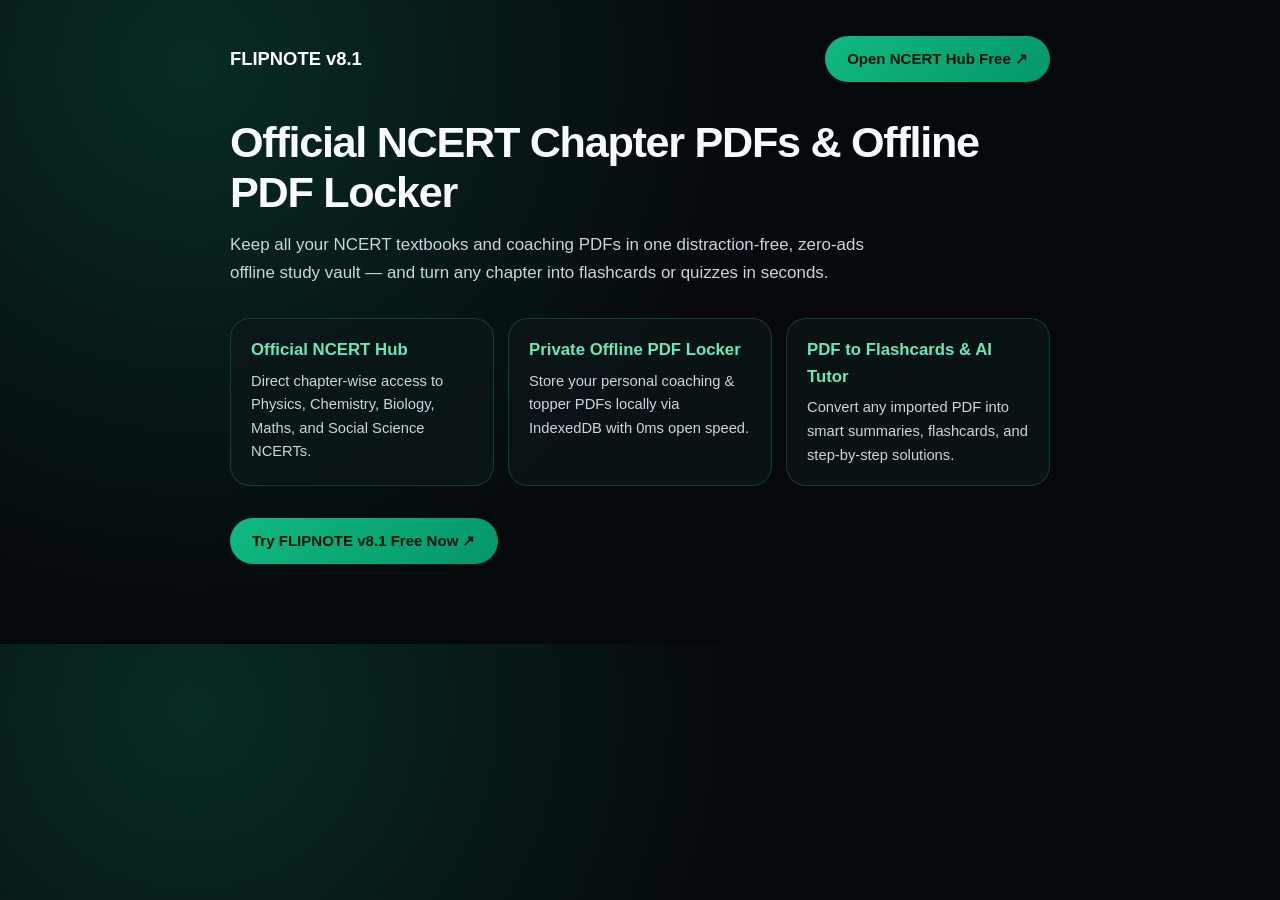
<file: features/ncert-pdfs-offline.html>
<!DOCTYPE html>
<html lang="en" data-theme="dark">
<head>
  <meta charset="UTF-8" />
  <meta name="viewport" content="width=device-width, initial-scale=1.0" />
  <title>Free Official NCERT Chapter PDFs &amp; Offline PDF Locker (Class 6–12, JEE &amp; NEET) — FLIPNOTE v8.1</title>
  <meta name="description" content="Access official NCERT chapter-wise PDFs for Class 6 to 12, JEE, and NEET plus a 100% private Offline PDF Locker in FLIPNOTE v8.1. Zero ads, zero subscription." />
  <meta name="keywords" content="official NCERT chapter PDFs free, offline NCERT PDF app, Class 12 Physics NCERT PDF, NEET NCERT Biology PDF, FLIPNOTE" />
  <link rel="canonical" href="https://vaishnavadiii786-ctrl.github.io/flipnote/features/ncert-pdfs-offline.html" />
  <meta property="og:type" content="website" />
  <meta property="og:title" content="Official NCERT Chapter PDFs &amp; Offline PDF Locker — FLIPNOTE v8.1" />
  <meta property="og:description" content="Read official NCERT books &amp; store coaching PDFs offline in your private IndexedDB vault — 100% Free &amp; Zero Ads." />
  <meta property="og:url" content="https://vaishnavadiii786-ctrl.github.io/flipnote/features/ncert-pdfs-offline.html" />
  <meta property="og:image" content="https://vaishnavadiii786-ctrl.github.io/flipnote/assets/icons/icon-512.png" />
  <meta name="twitter:card" content="summary" />
  <meta name="twitter:title" content="Official NCERT PDFs &amp; Offline Locker — FLIPNOTE v8.1" />
  <meta name="twitter:description" content="Official NCERT PDFs + private Offline PDF Locker for JEE, NEET &amp; Board students." />
  <meta name="twitter:image" content="https://vaishnavadiii786-ctrl.github.io/flipnote/assets/icons/icon-512.png" />
  <link rel="icon" type="image/svg+xml" href="../assets/icons/favicon.svg" />
  <style>
    :root { color-scheme: dark; }
    * { box-sizing: border-box; }
    body { margin: 0; font-family: -apple-system, BlinkMacSystemFont, "SF Pro Display", Inter, "Segoe UI", sans-serif; background: radial-gradient(circle at 15% 10%, rgba(16,185,129,0.20), transparent 45%), #06090c; color: #f8fafc; line-height: 1.6; }
    .wrap { max-width: 860px; margin: 0 auto; padding: 36px 20px 64px; }
    .nav { display: flex; justify-content: space-between; align-items: center; margin-bottom: 36px; }
    .brand { color: #fff; text-decoration: none; font-weight: 800; font-size: 1.15rem; }
    .cta { display: inline-block; padding: 11px 22px; border-radius: 999px; background: linear-gradient(135deg, #10b981, #059669); color: #03140e; text-decoration: none; font-weight: 800; font-size: 0.94rem; }
    h1 { font-size: clamp(1.9rem, 4vw, 2.7rem); letter-spacing: -0.03em; margin: 0 0 14px; line-height: 1.15; }
    .lead { font-size: 1.06rem; color: #cbd5e1; margin: 0 0 28px; max-width: 680px; }
    .grid { list-style: none; padding: 0; margin: 32px 0; display: grid; grid-template-columns: repeat(auto-fit, minmax(250px, 1fr)); gap: 14px; }
    .card { background: rgba(12, 22, 24, 0.78); border: 1px solid rgba(52, 211, 153, 0.22); border-radius: 20px; padding: 18px 20px; }
    .card h2 { font-size: 1.05rem; margin: 0 0 6px; color: #6ee7b7; }
    .card p { margin: 0; font-size: 0.92rem; color: #cbd5e1; }
  </style>
</head>
<body>
  <main class="wrap">
    <nav class="nav">
      <a class="brand" href="../index.html">FLIPNOTE v8.1</a>
      <a class="cta" href="../index.html">Open NCERT Hub Free ↗</a>
    </nav>
    <h1>Official NCERT Chapter PDFs &amp; Offline PDF Locker</h1>
    <p class="lead">Keep all your NCERT textbooks and coaching PDFs in one distraction-free, zero-ads offline study vault — and turn any chapter into flashcards or quizzes in seconds.</p>
    <ul class="grid">
      <li class="card"><h2>Official NCERT Hub</h2><p>Direct chapter-wise access to Physics, Chemistry, Biology, Maths, and Social Science NCERTs.</p></li>
      <li class="card"><h2>Private Offline PDF Locker</h2><p>Store your personal coaching &amp; topper PDFs locally via IndexedDB with 0ms open speed.</p></li>
      <li class="card"><h2>PDF to Flashcards &amp; AI Tutor</h2><p>Convert any imported PDF into smart summaries, flashcards, and step-by-step solutions.</p></li>
    </ul>
    <p><a class="cta" href="../index.html">Try FLIPNOTE v8.1 Free Now ↗</a></p>
  </main>
</body>
</html>
</file>
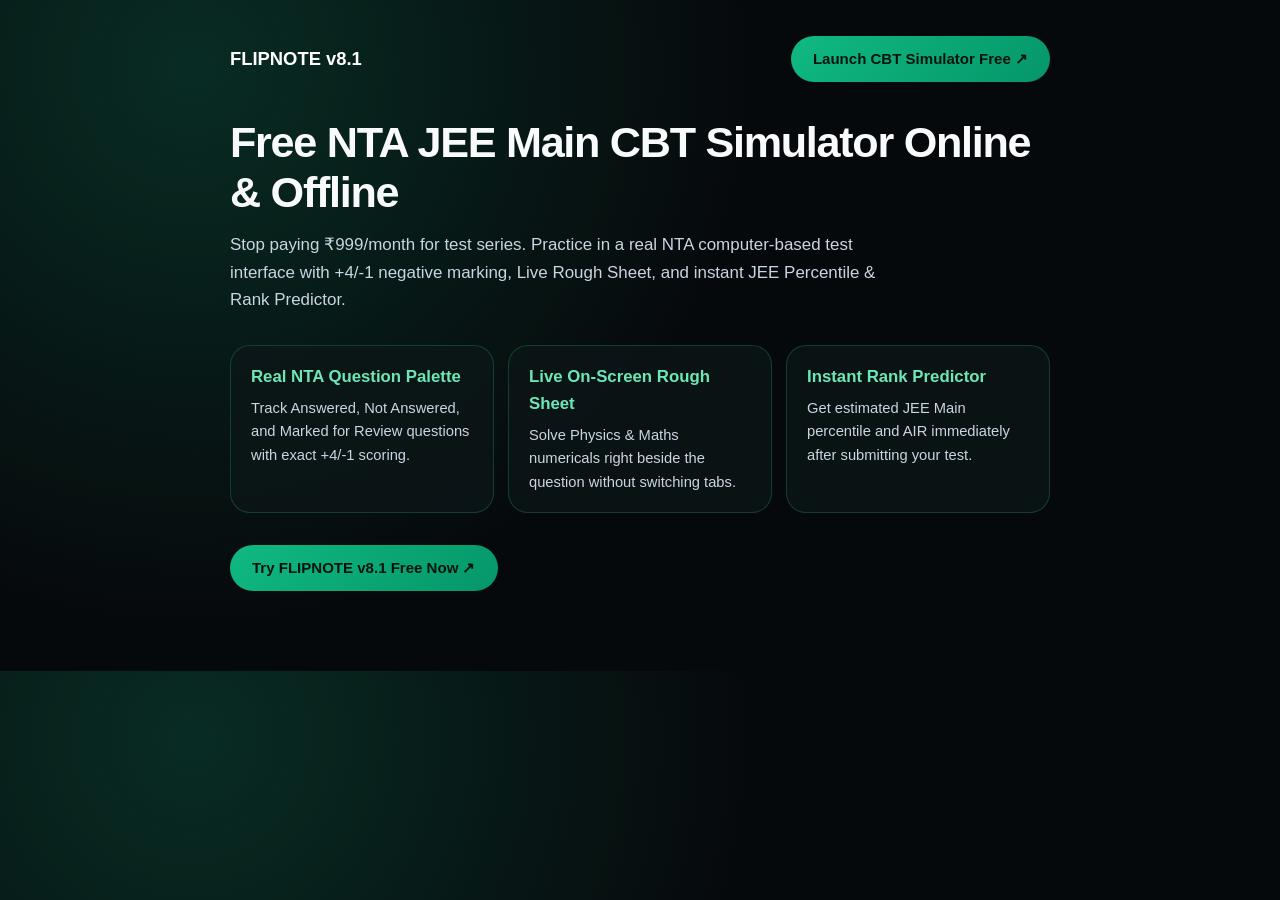
<file: features/nta-jee-cbt-simulator.html>
<!DOCTYPE html>
<html lang="en" data-theme="dark">
<head>
  <meta charset="UTF-8" />
  <meta name="viewport" content="width=device-width, initial-scale=1.0" />
  <title>Free NTA JEE Main CBT Simulator Online (Live Rough Sheet &amp; Rank Predictor) — FLIPNOTE v8.1</title>
  <meta name="description" content="Practice free NTA JEE Main CBT mock tests online &amp; offline with zero login, +4/-1 negative marking, live rough sheet, question palette, and instant JEE Rank Predictor." />
  <meta name="keywords" content="free NTA JEE CBT simulator, JEE Main mock test online free without login, JEE rank predictor, live rough sheet, FLIPNOTE" />
  <link rel="canonical" href="https://vaishnavadiii786-ctrl.github.io/flipnote/features/nta-jee-cbt-simulator.html" />
  <meta property="og:type" content="website" />
  <meta property="og:title" content="Free NTA JEE Main CBT Simulator Online — FLIPNOTE v8.1" />
  <meta property="og:description" content="Real NTA JEE exam interface with +4/-1 marking, Live Rough Sheet, and Rank Predictor — 100% Free, Zero Ads, Offline Ready." />
  <meta property="og:url" content="https://vaishnavadiii786-ctrl.github.io/flipnote/features/nta-jee-cbt-simulator.html" />
  <meta property="og:image" content="https://vaishnavadiii786-ctrl.github.io/flipnote/assets/icons/icon-512.png" />
  <meta name="twitter:card" content="summary" />
  <meta name="twitter:title" content="Free NTA JEE Main CBT Simulator — FLIPNOTE v8.1" />
  <meta name="twitter:description" content="Practice real NTA JEE CBT mock tests free &amp; offline with Live Rough Sheet and Rank Predictor." />
  <meta name="twitter:image" content="https://vaishnavadiii786-ctrl.github.io/flipnote/assets/icons/icon-512.png" />
  <link rel="icon" type="image/svg+xml" href="../assets/icons/favicon.svg" />
  <script type="application/ld+json">{"@context":"https://schema.org","@type":"FAQPage","mainEntity":[{"@type":"Question","name":"Is the FLIPNOTE NTA JEE CBT Simulator completely free?","acceptedAnswer":{"@type":"Answer","text":"Yes. FLIPNOTE v8.1 provides the full NTA JEE CBT Simulator, Live Rough Sheet, and Rank Predictor 100% free with zero ads and offline support."}},{"@type":"Question","name":"Does it work offline without internet?","acceptedAnswer":{"@type":"Answer","text":"Yes. Once opened, FLIPNOTE runs as an offline PWA so you can take full CBT practice sessions anywhere."}}]}</script>
  <style>
    :root { color-scheme: dark; }
    * { box-sizing: border-box; }
    body { margin: 0; font-family: -apple-system, BlinkMacSystemFont, "SF Pro Display", Inter, "Segoe UI", sans-serif; background: radial-gradient(circle at 15% 10%, rgba(16,185,129,0.20), transparent 45%), #06090c; color: #f8fafc; line-height: 1.6; }
    .wrap { max-width: 860px; margin: 0 auto; padding: 36px 20px 64px; }
    .nav { display: flex; justify-content: space-between; align-items: center; margin-bottom: 36px; }
    .brand { color: #fff; text-decoration: none; font-weight: 800; font-size: 1.15rem; }
    .cta { display: inline-block; padding: 11px 22px; border-radius: 999px; background: linear-gradient(135deg, #10b981, #059669); color: #03140e; text-decoration: none; font-weight: 800; font-size: 0.94rem; }
    h1 { font-size: clamp(1.9rem, 4vw, 2.7rem); letter-spacing: -0.03em; margin: 0 0 14px; line-height: 1.15; }
    .lead { font-size: 1.06rem; color: #cbd5e1; margin: 0 0 28px; max-width: 680px; }
    .grid { list-style: none; padding: 0; margin: 32px 0; display: grid; grid-template-columns: repeat(auto-fit, minmax(250px, 1fr)); gap: 14px; }
    .card { background: rgba(12, 22, 24, 0.78); border: 1px solid rgba(52, 211, 153, 0.22); border-radius: 20px; padding: 18px 20px; }
    .card h2 { font-size: 1.05rem; margin: 0 0 6px; color: #6ee7b7; }
    .card p { margin: 0; font-size: 0.92rem; color: #cbd5e1; }
  </style>
</head>
<body>
  <main class="wrap">
    <nav class="nav">
      <a class="brand" href="../index.html">FLIPNOTE v8.1</a>
      <a class="cta" href="../index.html">Launch CBT Simulator Free ↗</a>
    </nav>
    <h1>Free NTA JEE Main CBT Simulator Online &amp; Offline</h1>
    <p class="lead">Stop paying ₹999/month for test series. Practice in a real NTA computer-based test interface with +4/-1 negative marking, Live Rough Sheet, and instant JEE Percentile &amp; Rank Predictor.</p>
    <ul class="grid">
      <li class="card"><h2>Real NTA Question Palette</h2><p>Track Answered, Not Answered, and Marked for Review questions with exact +4/-1 scoring.</p></li>
      <li class="card"><h2>Live On-Screen Rough Sheet</h2><p>Solve Physics &amp; Maths numericals right beside the question without switching tabs.</p></li>
      <li class="card"><h2>Instant Rank Predictor</h2><p>Get estimated JEE Main percentile and AIR immediately after submitting your test.</p></li>
    </ul>
    <p><a class="cta" href="../index.html">Try FLIPNOTE v8.1 Free Now ↗</a></p>
  </main>
</body>
</html>
</file>
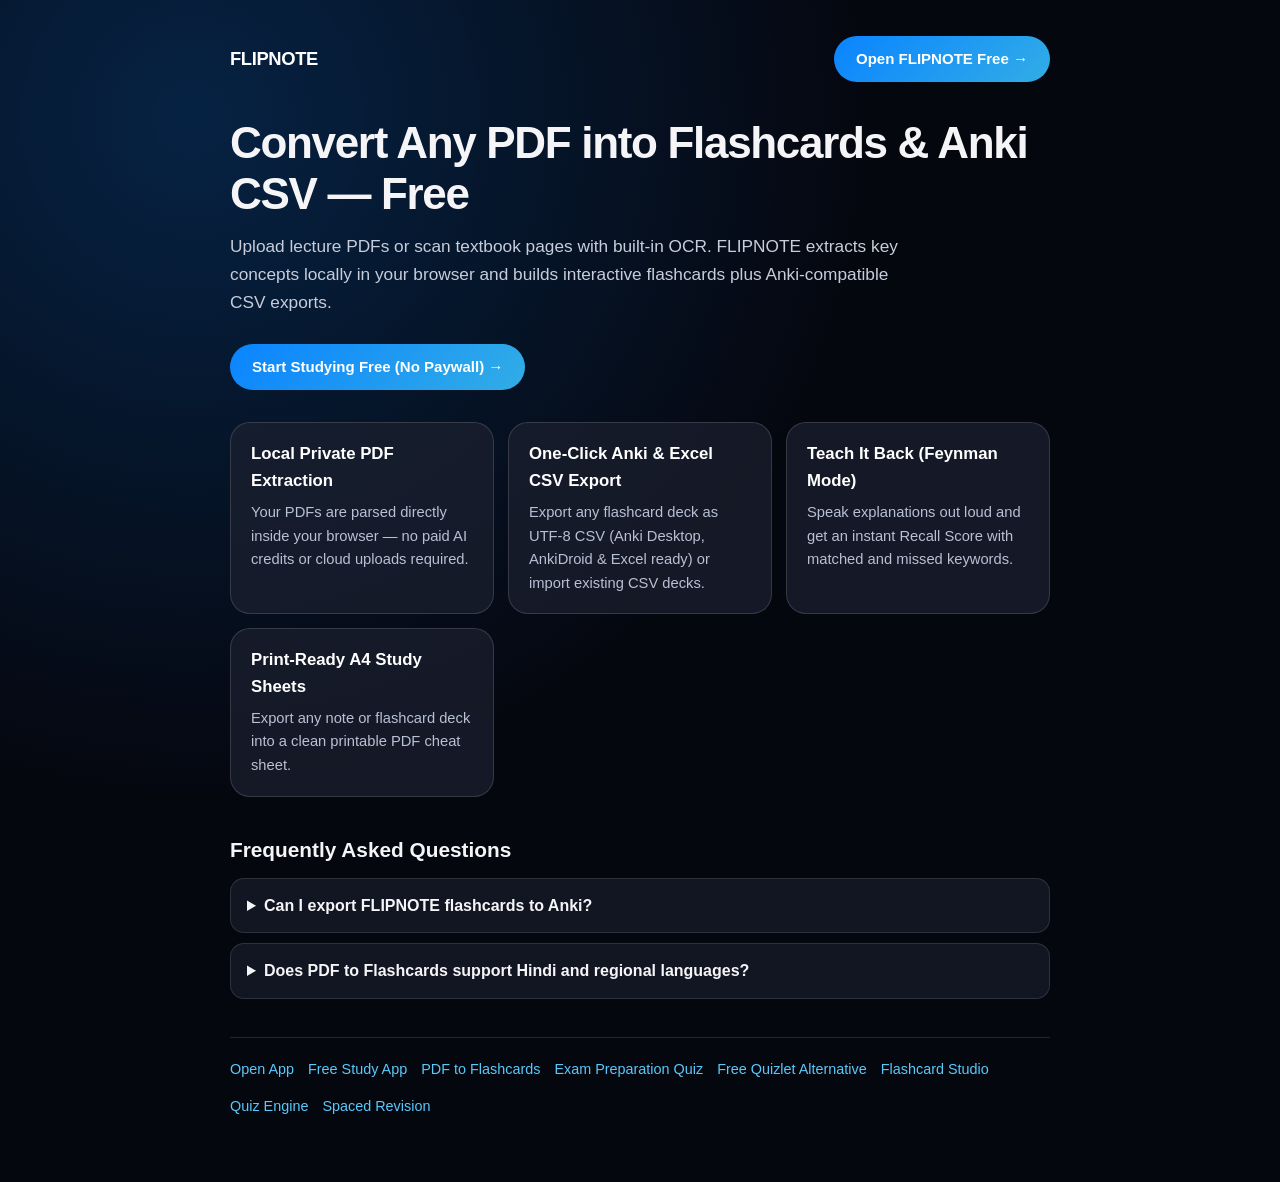
<file: features/pdf-to-flashcards.html>
<!DOCTYPE html>
<html lang="en" data-theme="dark">
<head>
  <meta charset="UTF-8" />
  <meta name="viewport" content="width=device-width, initial-scale=1.0" />
  <title>Free PDF to Flashcards & Anki CSV Converter — FLIPNOTE</title>
  <meta name="description" content="Convert any study PDF, lecture handout, or textbook photo into interactive flashcards and Anki-ready CSV files locally in your browser — 100% free, private, and offline." />
  <link rel="canonical" href="https://vaishnavadiii786-ctrl.github.io/flipnote/features/pdf-to-flashcards.html" />
  <meta property="og:type" content="website" />
  <meta property="og:title" content="Free PDF to Flashcards & Anki CSV Converter — FLIPNOTE" />
  <meta property="og:description" content="Convert any study PDF, lecture handout, or textbook photo into interactive flashcards and Anki-ready CSV files locally in your browser — 100% free, private, and offline." />
  <meta property="og:url" content="https://vaishnavadiii786-ctrl.github.io/flipnote/features/pdf-to-flashcards.html" />
  <meta property="og:image" content="https://vaishnavadiii786-ctrl.github.io/flipnote/assets/icons/icon-512.png" />
  <link rel="icon" type="image/svg+xml" href="../assets/icons/favicon.svg" />
  <script type="application/ld+json">{"@context": "https://schema.org", "@type": "FAQPage", "mainEntity": [{"@type": "Question", "name": "Can I export FLIPNOTE flashcards to Anki?", "acceptedAnswer": {"@type": "Answer", "text": "Yes. Click Export CSV / Anki in Flashcard Studio to download a UTF-8 CSV file that imports cleanly into Anki Desktop, AnkiDroid, and Excel."}}, {"@type": "Question", "name": "Does PDF to Flashcards support Hindi and regional languages?", "acceptedAnswer": {"@type": "Answer", "text": "Yes. FLIPNOTE supports 15 languages including English, Hindi, Bengali, Tamil, Telugu, Marathi, Gujarati, Arabic, and Urdu."}}]}</script>
  <style>
    :root { color-scheme: dark; }
    * { box-sizing: border-box; }
    body {
      margin: 0; font-family: -apple-system, BlinkMacSystemFont, "SF Pro Display", Inter, "Segoe UI", Roboto, sans-serif;
      background: radial-gradient(circle at 15% 10%, rgba(10,132,255,0.22), transparent 45%), #05070f;
      color: #f5f5f7; line-height: 1.6;
    }
    .wrap { max-width: 860px; margin: 0 auto; padding: 36px 20px 64px; }
    .nav { display: flex; justify-content: space-between; align-items: center; margin-bottom: 36px; }
    .brand { color: #fff; text-decoration: none; font-weight: 800; font-size: 1.15rem; letter-spacing: -0.02em; }
    .cta {
      display: inline-block; padding: 11px 22px; border-radius: 999px;
      background: linear-gradient(135deg, #0a84ff, #32ade6); color: #fff;
      text-decoration: none; font-weight: 700; font-size: 0.94rem;
    }
    h1 { font-size: clamp(1.9rem, 4vw, 2.75rem); letter-spacing: -0.03em; margin: 0 0 14px; line-height: 1.15; }
    .lead { font-size: 1.08rem; color: #c7cddb; margin: 0 0 28px; max-width: 680px; }
    .grid { list-style: none; padding: 0; margin: 32px 0; display: grid; grid-template-columns: repeat(auto-fit, minmax(250px, 1fr)); gap: 14px; }
    .card {
      background: rgba(28, 32, 48, 0.72); border: 1px solid rgba(255,255,255,0.14);
      border-radius: 20px; padding: 18px 20px;
    }
    .card h2 { font-size: 1.05rem; margin: 0 0 6px; color: #fff; }
    .card p { margin: 0; font-size: 0.92rem; color: #b8c0d4; }
    .faq-title { font-size: 1.3rem; margin: 36px 0 12px; }
    .faq {
      background: rgba(28, 32, 48, 0.6); border: 1px solid rgba(255,255,255,0.12);
      border-radius: 14px; padding: 14px 16px; margin-bottom: 10px;
    }
    .faq summary { font-weight: 600; cursor: pointer; }
    .faq p { margin: 8px 0 0; color: #c7cddb; font-size: 0.93rem; }
    .links { margin-top: 38px; padding-top: 20px; border-top: 1px solid rgba(255,255,255,0.12); display: flex; flex-wrap: wrap; gap: 14px; font-size: 0.9rem; }
    .links a { color: #5ac8fa; text-decoration: none; }
  </style>
</head>
<body>
  <main class="wrap">
    <nav class="nav">
      <a class="brand" href="../index.html">FLIPNOTE</a>
      <a class="cta" href="../index.html">Open FLIPNOTE Free →</a>
    </nav>
    <h1>Convert Any PDF into Flashcards & Anki CSV — Free</h1>
    <p class="lead">Upload lecture PDFs or scan textbook pages with built-in OCR. FLIPNOTE extracts key concepts locally in your browser and builds interactive flashcards plus Anki-compatible CSV exports.</p>
    <a class="cta" href="../index.html">Start Studying Free (No Paywall) →</a>
    <ul class="grid">
      <li class="card"><h2>Local Private PDF Extraction</h2><p>Your PDFs are parsed directly inside your browser — no paid AI credits or cloud uploads required.</p></li>
      <li class="card"><h2>One-Click Anki & Excel CSV Export</h2><p>Export any flashcard deck as UTF-8 CSV (Anki Desktop, AnkiDroid & Excel ready) or import existing CSV decks.</p></li>
      <li class="card"><h2>Teach It Back (Feynman Mode)</h2><p>Speak explanations out loud and get an instant Recall Score with matched and missed keywords.</p></li>
      <li class="card"><h2>Print-Ready A4 Study Sheets</h2><p>Export any note or flashcard deck into a clean printable PDF cheat sheet.</p></li>
    </ul>
    <h2 class="faq-title">Frequently Asked Questions</h2>
      <details class="faq"><summary>Can I export FLIPNOTE flashcards to Anki?</summary><p>Yes. Click Export CSV / Anki in Flashcard Studio to download a UTF-8 CSV file that imports cleanly into Anki Desktop, AnkiDroid, and Excel.</p></details>
      <details class="faq"><summary>Does PDF to Flashcards support Hindi and regional languages?</summary><p>Yes. FLIPNOTE supports 15 languages including English, Hindi, Bengali, Tamil, Telugu, Marathi, Gujarati, Arabic, and Urdu.</p></details>
    <footer class="links">
      <a href="../index.html">Open App</a>
      <a href="./free-study-app.html">Free Study App</a>
      <a href="./pdf-to-flashcards.html">PDF to Flashcards</a>
      <a href="./exam-preparation-quiz.html">Exam Preparation Quiz</a>
      <a href="./free-quizlet-alternative.html">Free Quizlet Alternative</a>
      <a href="./flashcards.html">Flashcard Studio</a>
      <a href="./quiz.html">Quiz Engine</a>
      <a href="./revision.html">Spaced Revision</a>
    </footer>
  </main>
</body>
</html>
</file>
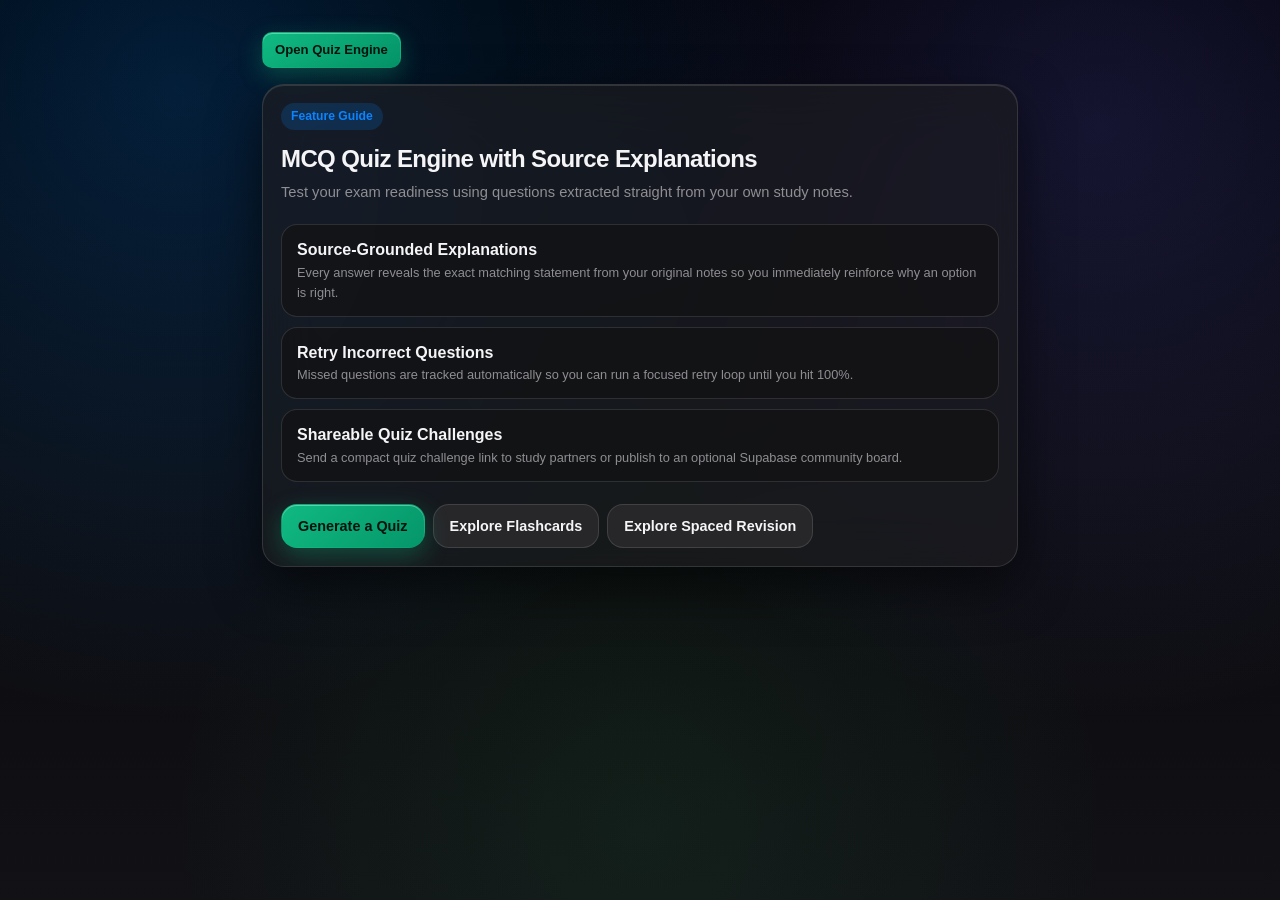
<file: features/quiz.html>
<!DOCTYPE html>
<html lang="en" data-theme="dark">
<head>
  <meta charset="UTF-8" />
  <meta name="viewport" content="width=device-width, initial-scale=1.0" />
  <title>Auto MCQ Quiz Generator from Notes — FLIPNOTE</title>
  <meta name="description" content="Generate multiple-choice quizzes with source explanations directly from your study notes. Practice offline, retry incorrect answers, and share quiz challenges." />
  <link rel="canonical" href="https://vaishnavadiii786-ctrl.github.io/flipnote/features/quiz.html" />
  <meta property="og:type" content="article" />
  <meta property="og:title" content="Auto MCQ Quiz Generator from Notes — FLIPNOTE" />
  <meta property="og:description" content="Practice with auto-generated MCQs, instant answer validation, source explanations, and retry-incorrect mode." />
  <link rel="icon" type="image/svg+xml" href="../assets/icons/favicon.svg" />
  <link rel="stylesheet" href="../css/style.css" />
</head>
<body>
  <main class="main-content" style="max-width:820px; padding-top:32px;">
    <header class="mobile-header">
      <a href="../index.html" class="brand-lockup" style="text-decoration:none; color:inherit;">
        <img src="../assets/icons/icon-192.png" alt="FLIPNOTE logo" class="brand-logo" width="34" height="34" />
        <div>
          <p class="brand-title">FLIPNOTE</p>
          <p class="brand-tagline">Your Notes. Your Memory.</p>
        </div>
      </a>
      <a href="../index.html#quiz" class="btn btn-primary btn-sm">Open Quiz Engine</a>
    </header>

    <article class="glass-card">
      <span class="pill">Feature Guide</span>
      <h1 class="view-title" style="margin-top:10px;">MCQ Quiz Engine with Source Explanations</h1>
      <p class="view-subtitle">Test your exam readiness using questions extracted straight from your own study notes.</p>

      <div class="item-list" style="margin-top:20px;">
        <div class="item-row">
          <div>
            <strong>Source-Grounded Explanations</strong>
            <p class="item-sub">Every answer reveals the exact matching statement from your original notes so you immediately reinforce why an option is right.</p>
          </div>
        </div>
        <div class="item-row">
          <div>
            <strong>Retry Incorrect Questions</strong>
            <p class="item-sub">Missed questions are tracked automatically so you can run a focused retry loop until you hit 100%.</p>
          </div>
        </div>
        <div class="item-row">
          <div>
            <strong>Shareable Quiz Challenges</strong>
            <p class="item-sub">Send a compact quiz challenge link to study partners or publish to an optional Supabase community board.</p>
          </div>
        </div>
      </div>

      <div class="btn-row" style="margin-top:22px;">
        <a href="../index.html#notes" class="btn btn-primary">Generate a Quiz</a>
        <a href="./flashcards.html" class="btn btn-secondary">Explore Flashcards</a>
        <a href="./revision.html" class="btn btn-secondary">Explore Spaced Revision</a>
      </div>
    </article>
  </main>
</body>
</html>
</file>
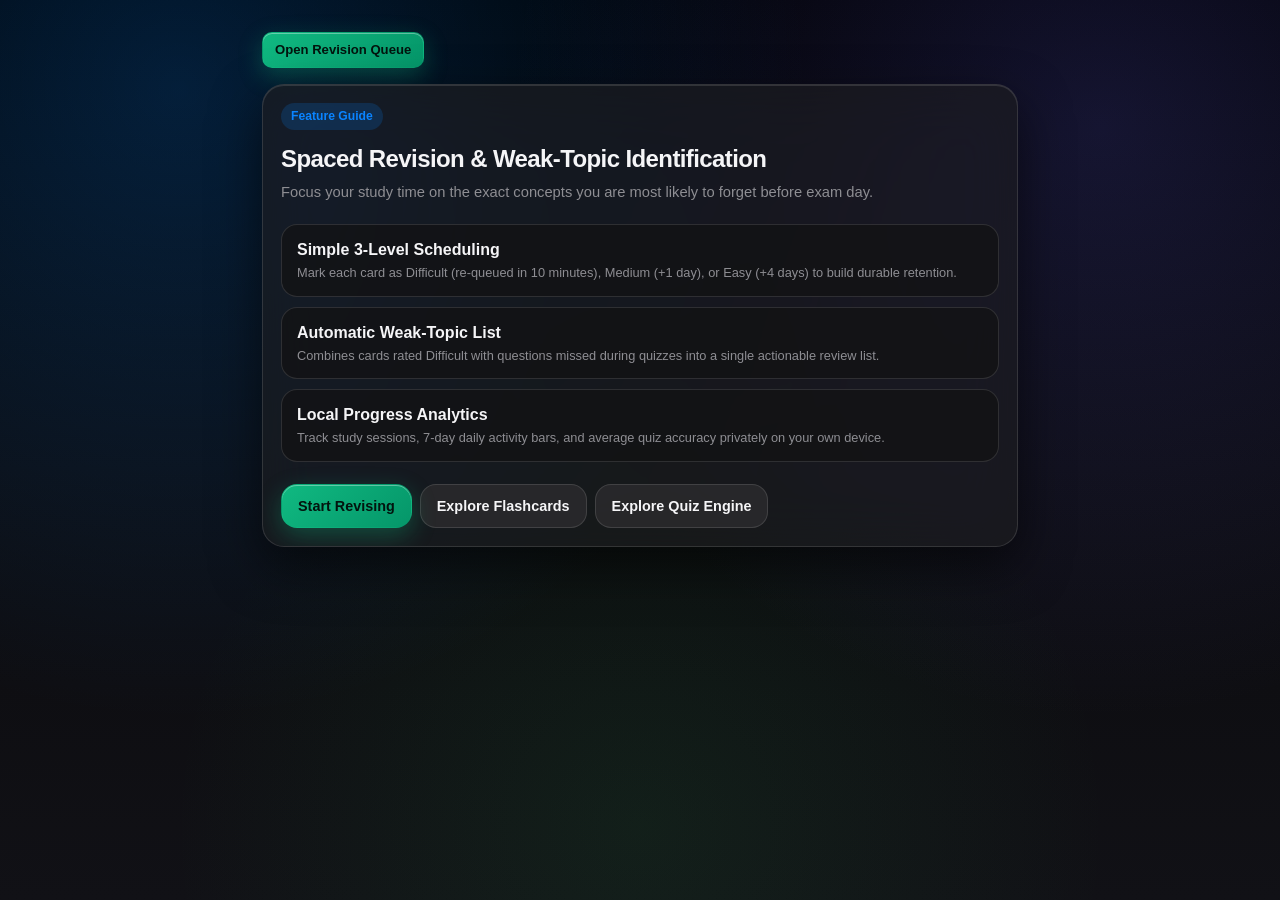
<file: features/revision.html>
<!DOCTYPE html>
<html lang="en" data-theme="dark">
<head>
  <meta charset="UTF-8" />
  <meta name="viewport" content="width=device-width, initial-scale=1.0" />
  <title>Spaced Revision &amp; Weak Topic Tracker — FLIPNOTE</title>
  <meta name="description" content="Strengthen long-term memory with FLIPNOTE's offline spaced revision engine. Rate cards as Easy, Medium, or Difficult and automatically surface weak topics." />
  <link rel="canonical" href="https://vaishnavadiii786-ctrl.github.io/flipnote/features/revision.html" />
  <meta property="og:type" content="article" />
  <meta property="og:title" content="Spaced Revision &amp; Weak Topic Tracker — FLIPNOTE" />
  <meta property="og:description" content="Review due flashcards at optimal intervals and target weak topics automatically." />
  <link rel="icon" type="image/svg+xml" href="../assets/icons/favicon.svg" />
  <link rel="stylesheet" href="../css/style.css" />
</head>
<body>
  <main class="main-content" style="max-width:820px; padding-top:32px;">
    <header class="mobile-header">
      <a href="../index.html" class="brand-lockup" style="text-decoration:none; color:inherit;">
        <img src="../assets/icons/icon-192.png" alt="FLIPNOTE logo" class="brand-logo" width="34" height="34" />
        <div>
          <p class="brand-title">FLIPNOTE</p>
          <p class="brand-tagline">Your Notes. Your Memory.</p>
        </div>
      </a>
      <a href="../index.html#revision" class="btn btn-primary btn-sm">Open Revision Queue</a>
    </header>

    <article class="glass-card">
      <span class="pill">Feature Guide</span>
      <h1 class="view-title" style="margin-top:10px;">Spaced Revision &amp; Weak-Topic Identification</h1>
      <p class="view-subtitle">Focus your study time on the exact concepts you are most likely to forget before exam day.</p>

      <div class="item-list" style="margin-top:20px;">
        <div class="item-row">
          <div>
            <strong>Simple 3-Level Scheduling</strong>
            <p class="item-sub">Mark each card as Difficult (re-queued in 10 minutes), Medium (+1 day), or Easy (+4 days) to build durable retention.</p>
          </div>
        </div>
        <div class="item-row">
          <div>
            <strong>Automatic Weak-Topic List</strong>
            <p class="item-sub">Combines cards rated Difficult with questions missed during quizzes into a single actionable review list.</p>
          </div>
        </div>
        <div class="item-row">
          <div>
            <strong>Local Progress Analytics</strong>
            <p class="item-sub">Track study sessions, 7-day daily activity bars, and average quiz accuracy privately on your own device.</p>
          </div>
        </div>
      </div>

      <div class="btn-row" style="margin-top:22px;">
        <a href="../index.html#revision" class="btn btn-primary">Start Revising</a>
        <a href="./flashcards.html" class="btn btn-secondary">Explore Flashcards</a>
        <a href="./quiz.html" class="btn btn-secondary">Explore Quiz Engine</a>
      </div>
    </article>
  </main>
</body>
</html>
</file>
<file: css/style.css>
/* ==========================================================================
   FLIPNOTE — Apple-Inspired Glassmorphism Design System
   Mobile-first, RTL-ready, Dark Blue/Purple & Light Frosted Themes
   ========================================================================== */

:root {
  /* Typography with global script fallbacks */
  --font-sans: -apple-system, BlinkMacSystemFont, "SF Pro Display", "SF Pro Text", "Inter",
    "Segoe UI", Roboto, "Noto Sans", "Noto Sans Devanagari", "Noto Sans Bengali",
    "Noto Sans Arabic", "Noto Sans JP", "Noto Sans KR", "Noto Sans Tamil",
    "Noto Sans Telugu", "Noto Sans Gujarati", sans-serif;
  --font-mono: ui-monospace, SFMono-Regular, Menlo, Monaco, Consolas, monospace;

  /* Dark Obsidian & Emerald-Mint Apple-Glass Theme (Default) */
  --bg-base: #06090c;
  --bg-gradient: radial-gradient(circle at 14% 12%, rgba(16, 185, 129, 0.22) 0%, transparent 44%),
                 radial-gradient(circle at 86% 18%, rgba(52, 211, 153, 0.14) 0%, transparent 42%),
                 radial-gradient(circle at 50% 90%, rgba(6, 95, 70, 0.20) 0%, transparent 50%),
                 linear-gradient(155deg, #05080b 0%, #081012 52%, #060c0e 100%);

  --glass-bg: rgba(12, 20, 22, 0.72);
  --glass-bg-elevated: rgba(16, 28, 30, 0.86);
  --glass-bg-hover: rgba(20, 38, 36, 0.78);
  --glass-border: rgba(52, 211, 153, 0.16);
  --glass-border-strong: rgba(52, 211, 153, 0.34);
  --glass-shadow: 0 20px 50px rgba(0, 0, 0, 0.54), inset 0 1px 0 rgba(255, 255, 255, 0.10);

  --text-primary: #f8fafc;
  --text-secondary: #cbd5e1;
  --text-muted: #94a3b8;

  --accent: #10b981;
  --accent-strong: #059669;
  --accent-soft: rgba(16, 185, 129, 0.18);
  --accent-glow: 0 8px 26px rgba(16, 185, 129, 0.36);

  --success: #34d399;
  --success-soft: rgba(52, 211, 153, 0.16);
  --warning: #fbbf24;
  --warning-soft: rgba(251, 191, 36, 0.16);
  --danger: #fb7185;
  --danger-soft: rgba(251, 113, 133, 0.16);

  --input-bg: rgba(7, 12, 15, 0.76);
  --nav-bg: rgba(8, 13, 16, 0.84);

  --radius-sm: 10px;
  --radius-md: 16px;
  --radius-lg: 22px;
  --radius-xl: 28px;
  --ease-spring: cubic-bezier(0.22, 1, 0.36, 1);

  --sidebar-w: 248px;
  --tabbar-h: 68px;
}

[data-theme="light"] {
  --bg-base: #eef5f2;
  --bg-gradient: radial-gradient(circle at 12% 14%, rgba(16, 185, 129, 0.16) 0%, transparent 45%),
                 radial-gradient(circle at 88% 20%, rgba(52, 211, 153, 0.14) 0%, transparent 42%),
                 linear-gradient(155deg, #f4faf7 0%, #e6f2ed 52%, #edf6f3 100%);

  --glass-bg: rgba(255, 255, 255, 0.74);
  --glass-bg-elevated: rgba(255, 255, 255, 0.90);
  --glass-bg-hover: rgba(255, 255, 255, 0.95);
  --glass-border: rgba(5, 150, 105, 0.14);
  --glass-border-strong: rgba(5, 150, 105, 0.28);
  --glass-shadow: 0 14px 36px rgba(6, 40, 28, 0.08), inset 0 1px 0 rgba(255, 255, 255, 0.9);

  --text-primary: #0f172a;
  --text-secondary: #334155;
  --text-muted: #64748b;

  --accent: #059669;
  --accent-strong: #047857;
  --accent-soft: rgba(5, 150, 105, 0.12);
  --accent-glow: 0 8px 20px rgba(5, 150, 105, 0.25);

  --input-bg: rgba(255, 255, 255, 0.84);
  --nav-bg: rgba(255, 255, 255, 0.86);
}

*, *::before, *::after {
  box-sizing: border-box;
}

html {
  font-size: 16px;
  -webkit-text-size-adjust: 100%;
  scroll-behavior: smooth;
}

body {
  margin: 0;
  min-height: 100dvh;
  font-family: var(--font-sans);
  color: var(--text-primary);
  background-color: var(--bg-base);
  background-image: var(--bg-gradient);
  background-attachment: fixed;
  line-height: 1.55;
  overflow-x: hidden;
  -webkit-font-smoothing: antialiased;
}

/* Accessibility */
.sr-only {
  position: absolute;
  width: 1px;
  height: 1px;
  padding: 0;
  margin: -1px;
  overflow: hidden;
  clip: rect(0, 0, 0, 0);
  border: 0;
}

:focus-visible {
  outline: 2px solid var(--accent);
  outline-offset: 2px;
}

/* Offline Banner */
.offline-banner {
  position: sticky;
  top: 0;
  z-index: 90;
  display: flex;
  align-items: center;
  justify-content: center;
  gap: 8px;
  padding: 8px 16px;
  font-size: 0.85rem;
  font-weight: 500;
  background: var(--warning-soft);
  color: var(--warning);
  backdrop-filter: blur(16px);
  border-bottom: 1px solid var(--glass-border);
}
.offline-banner[hidden] { display: none; }

/* App Shell */
.app-shell {
  display: flex;
  min-height: 100dvh;
}

/* Desktop Sidebar (hidden on mobile) */
.sidebar {
  display: none;
}

/* Main Content */
.main-content {
  flex: 1;
  width: 100%;
  max-width: 1040px;
  margin: 0 auto;
  padding: 16px 16px calc(var(--tabbar-h) + 28px);
}

/* Top Mobile Header */
.mobile-header {
  display: flex;
  align-items: center;
  justify-content: space-between;
  gap: 12px;
  margin-bottom: 16px;
}

.brand-lockup {
  display: flex;
  align-items: center;
  gap: 10px;
}

.brand-logo {
  width: 34px;
  height: 34px;
  border-radius: 10px;
  box-shadow: var(--accent-glow);
}

.brand-title {
  font-size: 1.125rem;
  font-weight: 700;
  letter-spacing: -0.02em;
  margin: 0;
}

.brand-tagline {
  font-size: 0.72rem;
  color: var(--text-muted);
  margin: 0;
}

.header-actions {
  display: flex;
  align-items: center;
  gap: 8px;
}

/* Glass Surfaces */
.glass-card {
  background: var(--glass-bg);
  border: 1px solid var(--glass-border);
  border-radius: var(--radius-lg);
  box-shadow: var(--glass-shadow);
  backdrop-filter: blur(24px) saturate(170%);
  -webkit-backdrop-filter: blur(24px) saturate(170%);
  padding: 18px;
  transition: transform 0.25s var(--ease-spring), border-color 0.2s ease, background 0.2s ease;
}

.glass-card + .glass-card {
  margin-top: 16px;
}

.view-header {
  margin-bottom: 16px;
}

.view-title {
  font-size: 1.5rem;
  font-weight: 700;
  letter-spacing: -0.025em;
  margin: 0 0 4px;
}

.view-subtitle {
  font-size: 0.92rem;
  color: var(--text-muted);
  margin: 0;
}

/* Form Controls */
.input, .textarea, .select {
  width: 100%;
  font-family: inherit;
  font-size: 0.95rem;
  color: var(--text-primary);
  background: var(--input-bg);
  border: 1px solid var(--glass-border);
  border-radius: var(--radius-md);
  padding: 11px 14px;
  transition: border-color 0.2s ease, box-shadow 0.2s ease;
}

.input:focus, .textarea:focus, .select:focus {
  outline: none;
  border-color: var(--accent);
  box-shadow: 0 0 0 3px var(--accent-soft);
}

.textarea {
  min-height: 170px;
  resize: vertical;
  line-height: 1.6;
}

.field-group {
  display: flex;
  flex-direction: column;
  gap: 6px;
  margin-bottom: 14px;
}

.field-label {
  font-size: 0.84rem;
  font-weight: 600;
  color: var(--text-secondary);
}

.grid-2 {
  display: grid;
  grid-template-columns: 1fr;
  gap: 12px;
}

/* Buttons */
.btn {
  display: inline-flex;
  align-items: center;
  justify-content: center;
  gap: 8px;
  font-family: inherit;
  font-size: 0.9rem;
  font-weight: 600;
  padding: 10px 16px;
  border-radius: var(--radius-md);
  border: 1px solid transparent;
  cursor: pointer;
  text-decoration: none;
  transition: transform 0.16s var(--ease-spring), background 0.2s ease, box-shadow 0.2s ease, opacity 0.2s ease;
  user-select: none;
  min-height: 42px;
}

.btn:active {
  transform: scale(0.97);
}

.btn:disabled {
  opacity: 0.45;
  cursor: not-allowed;
}

.btn-primary {
  background: linear-gradient(135deg, var(--accent) 0%, #9333ea 100%);
  color: #ffffff;
  box-shadow: var(--accent-glow);
}

.btn-primary:hover:not(:disabled) {
  filter: brightness(1.08);
}

.btn-secondary {
  background: var(--glass-bg-elevated);
  border-color: var(--glass-border);
  color: var(--text-primary);
}

.btn-secondary:hover:not(:disabled) {
  background: var(--glass-bg-hover);
  border-color: var(--glass-border-strong);
}

.btn-ghost {
  background: transparent;
  color: var(--text-secondary);
}

.btn-ghost:hover:not(:disabled) {
  background: var(--accent-soft);
  color: var(--text-primary);
}

.btn-danger {
  background: var(--danger-soft);
  border-color: rgba(251, 113, 133, 0.35);
  color: var(--danger);
}

.btn-success {
  background: var(--success-soft);
  border-color: rgba(52, 211, 153, 0.35);
  color: var(--success);
}

.btn-sm {
  padding: 7px 12px;
  font-size: 0.82rem;
  min-height: 34px;
  border-radius: var(--radius-sm);
}

.btn-icon {
  width: 40px;
  height: 40px;
  padding: 0;
  border-radius: 12px;
}

.btn-row {
  display: flex;
  flex-wrap: wrap;
  gap: 8px;
  align-items: center;
}

/* Segmented Control (iOS style) */
.segmented {
  display: inline-flex;
  padding: 3px;
  background: var(--input-bg);
  border: 1px solid var(--glass-border);
  border-radius: 12px;
  gap: 2px;
}

.segmented-btn {
  border: none;
  background: transparent;
  color: var(--text-muted);
  font-family: inherit;
  font-size: 0.83rem;
  font-weight: 600;
  padding: 6px 12px;
  border-radius: 9px;
  cursor: pointer;
  transition: background 0.2s ease, color 0.2s ease;
}

.segmented-btn.active {
  background: var(--accent);
  color: #ffffff;
  box-shadow: 0 2px 8px rgba(0, 0, 0, 0.18);
}

/* Badges & Pills */
.pill {
  display: inline-flex;
  align-items: center;
  gap: 5px;
  padding: 4px 10px;
  border-radius: 999px;
  font-size: 0.76rem;
  font-weight: 600;
  background: var(--accent-soft);
  color: var(--accent);
}

.pill-success { background: var(--success-soft); color: var(--success); }
.pill-warning { background: var(--warning-soft); color: var(--warning); }
.pill-danger  { background: var(--danger-soft);  color: var(--danger);  }

/* Notes Preview */
.note-preview {
  min-height: 170px;
  padding: 14px;
  border-radius: var(--radius-md);
  background: var(--input-bg);
  border: 1px solid var(--glass-border);
  line-height: 1.65;
  overflow-wrap: anywhere;
}
.note-preview h1, .note-preview h2, .note-preview h3 { margin-top: 0.6em; margin-bottom: 0.4em; }
.note-preview ul { padding-inline-start: 20px; }

/* Flashcard 3D Flip */
.flashcard-stage {
  perspective: 1200px;
  margin: 14px 0;
}

.flashcard-3d {
  position: relative;
  width: 100%;
  min-height: 250px;
  transform-style: preserve-3d;
  transition: transform 0.55s var(--ease-spring);
  cursor: pointer;
}

.flashcard-3d.is-flipped {
  transform: rotateY(180deg);
}

.flashcard-face {
  position: absolute;
  inset: 0;
  backface-visibility: hidden;
  -webkit-backface-visibility: hidden;
  display: flex;
  flex-direction: column;
  justify-content: center;
  align-items: center;
  text-align: center;
  padding: 26px 22px;
  border-radius: var(--radius-xl);
  background: var(--glass-bg-elevated);
  border: 1px solid var(--glass-border-strong);
  box-shadow: var(--glass-shadow);
  backdrop-filter: blur(26px);
  overflow-y: auto;
}

.flashcard-face-back {
  transform: rotateY(180deg);
  background: linear-gradient(150deg, rgba(124, 108, 248, 0.22), var(--glass-bg-elevated));
}

.flashcard-face-label {
  position: absolute;
  top: 14px;
  inset-inline-start: 18px;
  font-size: 0.72rem;
  font-weight: 700;
  text-transform: uppercase;
  letter-spacing: 0.06em;
  color: var(--text-muted);
}

.flashcard-text {
  font-size: 1.15rem;
  font-weight: 600;
  line-height: 1.5;
  margin: 0;
  max-width: 62ch;
}

.flashcard-hint {
  margin-top: 14px;
  font-size: 0.78rem;
  color: var(--text-muted);
}

/* Card List Items */
.item-list {
  display: flex;
  flex-direction: column;
  gap: 10px;
}

.item-row {
  display: flex;
  align-items: center;
  justify-content: space-between;
  gap: 12px;
  padding: 13px 15px;
  border-radius: var(--radius-md);
  background: var(--input-bg);
  border: 1px solid var(--glass-border);
  transition: border-color 0.2s ease, background 0.2s ease;
}

.item-row:hover {
  border-color: var(--glass-border-strong);
}

.item-meta {
  min-width: 0;
  flex: 1;
}

.item-title {
  font-weight: 600;
  font-size: 0.96rem;
  margin: 0 0 2px;
  white-space: nowrap;
  overflow: hidden;
  text-overflow: ellipsis;
}

.item-sub {
  font-size: 0.8rem;
  color: var(--text-muted);
  margin: 0;
}

/* Quiz Options */
.quiz-options {
  display: flex;
  flex-direction: column;
  gap: 10px;
  margin: 16px 0;
}

.quiz-option {
  width: 100%;
  text-align: start;
  padding: 13px 16px;
  border-radius: var(--radius-md);
  background: var(--input-bg);
  border: 1px solid var(--glass-border);
  color: var(--text-primary);
  font-family: inherit;
  font-size: 0.95rem;
  font-weight: 500;
  cursor: pointer;
  display: flex;
  align-items: center;
  gap: 12px;
  transition: border-color 0.2s ease, background 0.2s ease, transform 0.14s ease;
}

.quiz-option:hover:not(:disabled) {
  border-color: var(--accent);
  background: var(--accent-soft);
}

.quiz-option.selected {
  border-color: var(--accent);
  background: var(--accent-soft);
}

.quiz-option.correct {
  border-color: var(--success);
  background: var(--success-soft);
}

.quiz-option.incorrect {
  border-color: var(--danger);
  background: var(--danger-soft);
}

.quiz-option-letter {
  width: 28px;
  height: 28px;
  border-radius: 8px;
  background: var(--glass-bg-elevated);
  display: inline-flex;
  align-items: center;
  justify-content: center;
  font-weight: 700;
  font-size: 0.82rem;
  flex-shrink: 0;
}

/* Stats Grid */
.stats-grid {
  display: grid;
  grid-template-columns: repeat(2, 1fr);
  gap: 12px;
  margin-bottom: 16px;
}

.stat-card {
  padding: 16px;
  border-radius: var(--radius-md);
  background: var(--input-bg);
  border: 1px solid var(--glass-border);
}

.stat-value {
  font-size: 1.65rem;
  font-weight: 700;
  letter-spacing: -0.02em;
  margin: 0;
}

.stat-label {
  font-size: 0.8rem;
  color: var(--text-muted);
  margin: 4px 0 0;
}

/* Activity Bar Chart */
.chart-bars {
  display: grid;
  grid-template-columns: repeat(7, 1fr);
  gap: 8px;
  align-items: end;
  height: 130px;
  padding-top: 12px;
}

.chart-col {
  display: flex;
  flex-direction: column;
  align-items: center;
  gap: 6px;
  height: 100%;
  justify-content: flex-end;
}

.chart-bar {
  width: 100%;
  max-width: 30px;
  min-height: 6px;
  border-radius: 8px 8px 4px 4px;
  background: linear-gradient(180deg, var(--accent), #9333ea);
  transition: height 0.35s var(--ease-spring);
}

.chart-day {
  font-size: 0.72rem;
  color: var(--text-muted);
}

/* Empty State */
.empty-state {
  text-align: center;
  padding: 36px 20px;
}

.empty-icon {
  width: 52px;
  height: 52px;
  margin: 0 auto 12px;
  border-radius: 16px;
  background: var(--accent-soft);
  color: var(--accent);
  display: flex;
  align-items: center;
  justify-content: center;
}

.empty-title {
  font-size: 1.05rem;
  font-weight: 700;
  margin: 0 0 6px;
}

.empty-desc {
  font-size: 0.88rem;
  color: var(--text-muted);
  margin: 0 auto 16px;
  max-width: 40ch;
}

/* Mobile Bottom Tab Bar */
.bottom-nav {
  position: fixed;
  bottom: 0;
  inset-inline: 0;
  height: var(--tabbar-h);
  padding: 6px 8px env(safe-area-inset-bottom, 8px);
  background: var(--nav-bg);
  border-top: 1px solid var(--glass-border);
  backdrop-filter: blur(24px) saturate(180%);
  -webkit-backdrop-filter: blur(24px) saturate(180%);
  display: grid;
  grid-template-columns: repeat(6, 1fr);
  z-index: 60;
}

.nav-item {
  display: flex;
  flex-direction: column;
  align-items: center;
  justify-content: center;
  gap: 3px;
  border: none;
  background: transparent;
  color: var(--text-muted);
  font-family: inherit;
  font-size: 0.68rem;
  font-weight: 600;
  cursor: pointer;
  border-radius: 12px;
  padding: 4px 2px;
  transition: color 0.2s ease, background 0.2s ease;
}

.nav-item.active {
  color: var(--accent);
  background: var(--accent-soft);
}

.nav-item svg {
  width: 20px;
  height: 20px;
}

/* Modals */
.modal-backdrop {
  position: fixed;
  inset: 0;
  z-index: 100;
  background: rgba(4, 6, 18, 0.68);
  backdrop-filter: blur(10px);
  display: flex;
  align-items: center;
  justify-content: center;
  padding: 16px;
}

.modal-backdrop[hidden] {
  display: none;
}

.modal-card {
  width: 100%;
  max-width: 520px;
  max-height: 90dvh;
  overflow-y: auto;
  background: var(--glass-bg-elevated);
  border: 1px solid var(--glass-border-strong);
  border-radius: var(--radius-xl);
  box-shadow: var(--glass-shadow);
  backdrop-filter: blur(28px);
  padding: 22px;
}

.modal-header {
  display: flex;
  align-items: center;
  justify-content: space-between;
  margin-bottom: 14px;
}

.modal-title {
  font-size: 1.15rem;
  font-weight: 700;
  margin: 0;
}

/* Toast Notification */
.toast-container {
  position: fixed;
  top: 16px;
  inset-inline-end: 16px;
  z-index: 120;
  display: flex;
  flex-direction: column;
  gap: 8px;
  max-width: 340px;
}

.toast {
  padding: 12px 16px;
  border-radius: var(--radius-md);
  background: var(--glass-bg-elevated);
  border: 1px solid var(--glass-border-strong);
  box-shadow: var(--glass-shadow);
  backdrop-filter: blur(20px);
  color: var(--text-primary);
  font-size: 0.88rem;
  font-weight: 500;
  animation: toastIn 0.25s var(--ease-spring);
}

@keyframes toastIn {
  from { opacity: 0; transform: translateY(-10px) scale(0.96); }
  to { opacity: 1; transform: translateY(0) scale(1); }
}

/* Views */
.view-section {
  display: none;
  animation: fadeSlide 0.22s var(--ease-spring);
}
.view-section.active {
  display: block;
}

@keyframes fadeSlide {
  from { opacity: 0; transform: translateY(6px); }
  to { opacity: 1; transform: translateY(0); }
}

/* Responsive Desktop Layout */
@media (min-width: 768px) {
  .grid-2 {
    grid-template-columns: repeat(2, 1fr);
  }
  .stats-grid {
    grid-template-columns: repeat(4, 1fr);
  }
}

@media (min-width: 960px) {
  .bottom-nav {
    display: none;
  }
  .mobile-header .brand-lockup {
    display: none;
  }
  .sidebar {
    display: flex;
    flex-direction: column;
    width: var(--sidebar-w);
    flex-shrink: 0;
    position: sticky;
    top: 0;
    height: 100dvh;
    padding: 20px 14px;
    background: var(--nav-bg);
    border-inline-end: 1px solid var(--glass-border);
    backdrop-filter: blur(24px) saturate(180%);
  }
  .sidebar-nav {
    display: flex;
    flex-direction: column;
    gap: 6px;
    margin-top: 24px;
    flex: 1;
  }
  .sidebar .nav-item {
    flex-direction: row;
    justify-content: flex-start;
    gap: 12px;
    padding: 11px 14px;
    font-size: 0.92rem;
  }
  .main-content {
    padding: 24px 32px 48px;
  }
}

/* Reduced Motion */
@media (prefers-reduced-motion: reduce) {
  *, *::before, *::after {
    animation-duration: 0.01ms !important;
    transition-duration: 0.01ms !important;
  }
}

/* ==========================================================================
   FLIPNOTE v3.0 — Full Apple HIG Design System (macOS Sequoia / iOS 18 / visionOS)
   5 Curated Apple Themes + Liquid Glass Vibrancy + Theme Studio + Voice Pulse
   ========================================================================== */

:root,
[data-theme="dark"] {
  --bg-base: #000000;
  --bg-gradient: radial-gradient(circle at 14% 10%, rgba(10, 132, 255, 0.22) 0%, transparent 46%),
                 radial-gradient(circle at 86% 14%, rgba(94, 92, 230, 0.20) 0%, transparent 44%),
                 radial-gradient(circle at 50% 92%, rgba(48, 209, 88, 0.08) 0%, transparent 45%),
                 linear-gradient(180deg, #000000 0%, #0b0b0e 52%, #111116 100%);
  --glass-bg: rgba(28, 28, 30, 0.72);
  --glass-bg-elevated: rgba(44, 44, 46, 0.84);
  --glass-bg-hover: rgba(58, 58, 60, 0.78);
  --glass-border: rgba(255, 255, 255, 0.12);
  --glass-border-strong: rgba(255, 255, 255, 0.22);
  --glass-shadow: 0 20px 50px rgba(0, 0, 0, 0.55), inset 0 1px 0 rgba(255, 255, 255, 0.12);
  --text-primary: #f5f5f7;
  --text-secondary: #d1d1d6;
  --text-muted: #8e8e93;
  --accent: #0a84ff;
  --accent-strong: #0071e3;
  --accent-soft: rgba(10, 132, 255, 0.18);
  --accent-glow: 0 8px 24px rgba(10, 132, 255, 0.34);
  --success: #30d158;
  --warning: #ffd60a;
  --danger: #ff453a;
  --input-bg: rgba(18, 18, 20, 0.72);
  --nav-bg: rgba(20, 20, 22, 0.78);
}

[data-theme="light"] {
  --bg-base: #f5f5f7;
  --bg-gradient: radial-gradient(circle at 12% 8%, rgba(0, 122, 255, 0.12) 0%, transparent 45%),
                 radial-gradient(circle at 88% 16%, rgba(88, 86, 214, 0.10) 0%, transparent 42%),
                 linear-gradient(180deg, #fbfbfd 0%, #f5f5f7 55%, #ebedf2 100%);
  --glass-bg: rgba(255, 255, 255, 0.78);
  --glass-bg-elevated: rgba(255, 255, 255, 0.94);
  --glass-bg-hover: rgba(255, 255, 255, 0.98);
  --glass-border: rgba(0, 0, 0, 0.08);
  --glass-border-strong: rgba(0, 0, 0, 0.16);
  --glass-shadow: 0 12px 34px rgba(0, 0, 0, 0.07), inset 0 1px 0 rgba(255, 255, 255, 0.95);
  --text-primary: #1d1d1f;
  --text-secondary: #424245;
  --text-muted: #6e6e73;
  --accent: #007aff;
  --accent-strong: #0062cc;
  --accent-soft: rgba(0, 122, 255, 0.12);
  --accent-glow: 0 8px 20px rgba(0, 122, 255, 0.24);
  --success: #248a3d;
  --warning: #b25000;
  --danger: #d70015;
  --input-bg: rgba(255, 255, 255, 0.88);
  --nav-bg: rgba(249, 249, 251, 0.82);
}

[data-theme="liquid-glass"] {
  --bg-base: #090d1f;
  --bg-gradient: radial-gradient(circle at 16% 12%, rgba(90, 200, 250, 0.36) 0%, transparent 44%),
                 radial-gradient(circle at 84% 18%, rgba(191, 90, 242, 0.34) 0%, transparent 44%),
                 radial-gradient(circle at 52% 86%, rgba(10, 132, 255, 0.30) 0%, transparent 50%),
                 linear-gradient(150deg, #070b1a 0%, #10193b 50%, #1b1442 100%);
  --glass-bg: rgba(255, 255, 255, 0.10);
  --glass-bg-elevated: rgba(255, 255, 255, 0.16);
  --glass-bg-hover: rgba(255, 255, 255, 0.22);
  --glass-border: rgba(255, 255, 255, 0.24);
  --glass-border-strong: rgba(255, 255, 255, 0.38);
  --glass-shadow: 0 24px 60px rgba(4, 8, 28, 0.52), inset 0 1px 0 rgba(255, 255, 255, 0.36), inset 0 -1px 0 rgba(255, 255, 255, 0.08);
  --text-primary: #ffffff;
  --text-secondary: rgba(245, 247, 255, 0.86);
  --text-muted: rgba(215, 224, 245, 0.68);
  --accent: #5ac8fa;
  --accent-strong: #32ade6;
  --accent-soft: rgba(90, 200, 250, 0.22);
  --accent-glow: 0 10px 28px rgba(90, 200, 250, 0.36);
  --input-bg: rgba(15, 23, 52, 0.42);
  --nav-bg: rgba(16, 22, 48, 0.54);
}

[data-theme="apple-notes"] {
  --bg-base: #faf6ee;
  --bg-gradient: radial-gradient(circle at 12% 10%, rgba(212, 138, 29, 0.14) 0%, transparent 45%),
                 radial-gradient(circle at 88% 84%, rgba(235, 180, 76, 0.12) 0%, transparent 46%),
                 linear-gradient(180deg, #fdfbf5 0%, #f7f1e3 55%, #f1e8d4 100%);
  --glass-bg: rgba(255, 253, 248, 0.84);
  --glass-bg-elevated: rgba(255, 254, 250, 0.96);
  --glass-bg-hover: rgba(255, 251, 242, 0.98);
  --glass-border: rgba(120, 88, 36, 0.14);
  --glass-border-strong: rgba(120, 88, 36, 0.24);
  --glass-shadow: 0 12px 30px rgba(92, 68, 28, 0.08), inset 0 1px 0 rgba(255, 255, 255, 0.96);
  --text-primary: #2c2418;
  --text-secondary: #534632;
  --text-muted: #84745c;
  --accent: #c97a16;
  --accent-strong: #a8620b;
  --accent-soft: rgba(201, 122, 22, 0.14);
  --accent-glow: 0 8px 20px rgba(201, 122, 22, 0.25);
  --input-bg: rgba(255, 252, 244, 0.92);
  --nav-bg: rgba(250, 245, 235, 0.88);
}

[data-theme="sage-focus"] {
  --bg-base: #0b1411;
  --bg-gradient: radial-gradient(circle at 16% 12%, rgba(48, 209, 88, 0.22) 0%, transparent 46%),
                 radial-gradient(circle at 86% 20%, rgba(100, 210, 255, 0.14) 0%, transparent 42%),
                 linear-gradient(160deg, #09110e 0%, #10201a 52%, #152b23 100%);
  --glass-bg: rgba(20, 38, 31, 0.72);
  --glass-bg-elevated: rgba(28, 52, 43, 0.84);
  --glass-bg-hover: rgba(36, 66, 55, 0.82);
  --glass-border: rgba(167, 243, 208, 0.14);
  --glass-border-strong: rgba(167, 243, 208, 0.26);
  --glass-shadow: 0 20px 48px rgba(3, 12, 8, 0.54), inset 0 1px 0 rgba(255, 255, 255, 0.12);
  --text-primary: #f0fdf4;
  --text-secondary: #cde5d7;
  --text-muted: #86a897;
  --accent: #30d158;
  --accent-strong: #24b047;
  --accent-soft: rgba(48, 209, 88, 0.18);
  --accent-glow: 0 8px 24px rgba(48, 209, 88, 0.30);
  --input-bg: rgba(11, 22, 18, 0.72);
  --nav-bg: rgba(12, 24, 19, 0.82);
}

/* Apple HIG Typography & Micro-interactions */
h1, h2, h3, .view-title, .brand-title {
  letter-spacing: -0.025em;
}

.pill, .stat-value, #flashcard-counter, #pomo-display, #quiz-timer {
  font-variant-numeric: tabular-nums;
}

.glass-card {
  backdrop-filter: blur(28px) saturate(190%);
  -webkit-backdrop-filter: blur(28px) saturate(190%);
  transition: transform 0.25s var(--ease-spring), border-color 0.25s ease, box-shadow 0.25s ease;
}

.btn {
  transition: transform 0.18s var(--ease-spring), background-color 0.2s ease, box-shadow 0.2s ease, border-color 0.2s ease;
}

.btn:active {
  transform: scale(0.97);
}

/* macOS Window Traffic-Light Accent in Desktop Sidebar */
.macos-window-dots {
  display: flex;
  align-items: center;
  gap: 7px;
  padding: 2px 4px 12px;
}

.macos-dot {
  width: 11px;
  height: 11px;
  border-radius: 50%;
  display: inline-block;
  box-shadow: inset 0 1px 1px rgba(255, 255, 255, 0.35);
}

.macos-dot-red { background: #ff5f57; }
.macos-dot-yellow { background: #febc2e; }
.macos-dot-green { background: #28c840; }

/* Apple System Settings — Visual Theme Studio Grid */
.theme-picker-grid {
  display: grid;
  grid-template-columns: repeat(auto-fit, minmax(126px, 1fr));
  gap: 12px;
  margin-top: 14px;
}

.theme-swatch-card {
  appearance: none;
  background: var(--glass-bg);
  border: 1.5px solid var(--glass-border);
  border-radius: 16px;
  padding: 10px;
  cursor: pointer;
  text-align: left;
  color: var(--text-primary);
  transition: transform 0.2s var(--ease-spring), border-color 0.2s ease, box-shadow 0.2s ease;
}

.theme-swatch-card:hover {
  transform: translateY(-2px);
  border-color: var(--glass-border-strong);
}

.theme-swatch-card.active {
  border-color: var(--accent);
  box-shadow: 0 0 0 3px var(--accent-soft);
}

.theme-swatch-preview {
  height: 58px;
  border-radius: 10px;
  padding: 8px;
  display: flex;
  flex-direction: column;
  justify-content: space-between;
  border: 1px solid rgba(255, 255, 255, 0.14);
  margin-bottom: 8px;
}

.theme-swatch-dots {
  display: flex;
  gap: 4px;
}

.theme-swatch-dots span {
  width: 6px;
  height: 6px;
  border-radius: 50%;
  background: rgba(255, 255, 255, 0.55);
}

.theme-swatch-bar {
  height: 18px;
  border-radius: 6px;
  display: flex;
  align-items: center;
  padding: 0 6px;
  gap: 5px;
}

.theme-swatch-pill {
  width: 24px;
  height: 7px;
  border-radius: 999px;
}

.theme-swatch-name {
  display: block;
  font-size: 0.82rem;
  font-weight: 600;
  color: var(--text-primary);
}

/* Voice-to-Notes Recording Indicator */
.btn-recording {
  background: rgba(255, 59, 48, 0.20) !important;
  border-color: #ff3b30 !important;
  color: #ff453a !important;
  box-shadow: 0 0 0 0 rgba(255, 59, 48, 0.55);
  animation: appleRecPulse 1.4s infinite;
}

@keyframes appleRecPulse {
  0% { box-shadow: 0 0 0 0 rgba(255, 59, 48, 0.45); }
  70% { box-shadow: 0 0 0 10px rgba(255, 59, 48, 0); }
  100% { box-shadow: 0 0 0 0 rgba(255, 59, 48, 0); }
}

/* Floating iOS 18 Dock feel for mobile bottom nav */
@media (max-width: 959px) {
  .bottom-nav {
    left: 10px;
    right: 10px;
    bottom: max(10px, env(safe-area-inset-bottom));
    border-radius: 24px;
    border: 1px solid var(--glass-border-strong);
    box-shadow: 0 14px 36px rgba(0, 0, 0, 0.28), inset 0 1px 0 rgba(255, 255, 255, 0.18);
  }
}

/* Clean Print Fallback */
@media print {
  .sidebar, .mobile-header, .bottom-nav, .offline-banner, .btn-row {
    display: none !important;
  }
  body {
    background: #ffffff !important;
    color: #1d1d1f !important;
  }
  .glass-card {
    box-shadow: none !important;
    border: 1px solid #d2d2d7 !important;
    background: #ffffff !important;
  }
}

/* FLIPNOTE v3.1 — Apple-Style Welcome Sign-In Gate */
.welcome-gate-backdrop {
  z-index: 9999;
  background: rgba(0, 0, 0, 0.68);
  backdrop-filter: blur(28px) saturate(180%);
  -webkit-backdrop-filter: blur(28px) saturate(180%);
}

.welcome-gate-card {
  max-width: 420px;
  width: calc(100% - 28px);
  padding: 28px 24px;
  border-radius: 26px;
  border: 1px solid var(--glass-border-strong);
  box-shadow: 0 28px 72px rgba(0, 0, 0, 0.55), inset 0 1px 0 rgba(255, 255, 255, 0.22);
}

.welcome-gate-brand {
  text-align: center;
  margin-bottom: 20px;
}

.welcome-gate-brand .brand-logo {
  margin: 0 auto 12px;
  border-radius: 14px;
  box-shadow: 0 8px 20px rgba(0, 0, 0, 0.28);
}

.welcome-gate-heading {
  margin: 0 0 6px;
  font-size: 1.45rem;
  font-weight: 700;
  letter-spacing: -0.025em;
}

.welcome-gate-sub {
  margin: 0;
  font-size: 0.92rem;
  color: var(--text-muted);
}

.welcome-gate-form {
  display: flex;
  flex-direction: column;
  gap: 12px;
}

.welcome-gate-error {
  margin: 0;
  font-size: 0.85rem;
  color: var(--danger);
  font-weight: 500;
}

.welcome-gate-submit {
  width: 100%;
  justify-content: center;
  padding: 12px 16px;
  font-size: 0.98rem;
  margin-top: 4px;
}

/* ==========================================================================
   FLIPNOTE v4.0 — Mobile-First iOS 18 Liquid Glass Layout & Components
   ========================================================================== */

.streak-pill {
  appearance: none;
  display: inline-flex;
  align-items: center;
  gap: 5px;
  padding: 6px 12px;
  border-radius: 999px;
  font-size: 0.84rem;
  font-weight: 700;
  font-variant-numeric: tabular-nums;
  color: #ff9f0a;
  background: rgba(255, 159, 10, 0.16);
  border: 1px solid rgba(255, 159, 10, 0.42);
  cursor: pointer;
  transition: transform 0.18s var(--ease-spring), background-color 0.2s ease;
}

.streak-pill:active {
  transform: scale(0.95);
}

/* 4-Tile Quick Capture Squircle Row */
.quick-capture-grid {
  display: grid;
  grid-template-columns: repeat(4, 1fr);
  gap: 10px;
  margin-bottom: 14px;
}

.qc-tile {
  appearance: none;
  display: flex;
  flex-direction: column;
  align-items: center;
  justify-content: center;
  gap: 6px;
  padding: 13px 6px;
  border-radius: 20px;
  background: var(--glass-bg);
  border: 1px solid var(--glass-border-strong);
  box-shadow: var(--glass-shadow);
  backdrop-filter: blur(24px) saturate(180%);
  -webkit-backdrop-filter: blur(24px) saturate(180%);
  color: var(--text-primary);
  font-family: inherit;
  font-size: 0.78rem;
  font-weight: 600;
  cursor: pointer;
  transition: transform 0.18s var(--ease-spring), border-color 0.2s ease, background-color 0.2s ease;
}

.qc-tile:hover {
  background: var(--glass-bg-hover);
  transform: translateY(-2px);
}

.qc-tile:active {
  transform: scale(0.95);
}

.qc-tile.active-sound {
  border-color: var(--success);
  color: var(--success);
  background: rgba(48, 209, 88, 0.14);
}

/* Apple Notes-Inspired Editor Card */
.apple-notes-card {
  padding: 18px 16px 16px;
}

.editor-topbar {
  display: flex;
  align-items: center;
  justify-content: space-between;
  gap: 8px;
  margin-bottom: 14px;
}

.editor-topbar-right {
  display: flex;
  align-items: center;
  gap: 6px;
}

.word-badge {
  font-size: 0.76rem;
  font-weight: 600;
  font-variant-numeric: tabular-nums;
  color: var(--text-muted);
  background: var(--input-bg);
  border: 1px solid var(--glass-border);
  padding: 5px 10px;
  border-radius: 999px;
}

.apple-note-fields {
  display: flex;
  flex-direction: column;
  gap: 4px;
  margin-bottom: 10px;
  padding-bottom: 10px;
  border-bottom: 1px solid var(--glass-border);
}

.apple-title-input {
  width: 100%;
  background: transparent;
  border: none;
  color: var(--text-primary);
  font-family: inherit;
  font-size: 1.28rem;
  font-weight: 700;
  letter-spacing: -0.02em;
  padding: 4px 2px;
  outline: none;
}

.apple-title-input::placeholder {
  color: var(--text-muted);
  font-weight: 600;
}

.apple-subject-input {
  width: 100%;
  background: transparent;
  border: none;
  color: var(--accent);
  font-family: inherit;
  font-size: 0.88rem;
  font-weight: 600;
  padding: 2px;
  outline: none;
}

.apple-subject-input::placeholder {
  color: var(--text-muted);
  font-weight: 500;
}

.apple-note-textarea {
  background: transparent !important;
  border: none !important;
  padding: 6px 2px !important;
  min-height: 175px;
  box-shadow: none !important;
}

/* 2-Button Full-Width Primary CTA Split */
.cta-split-row {
  display: grid;
  grid-template-columns: 1fr 1fr;
  gap: 10px;
  margin-top: 14px;
}

.cta-pill-blue {
  width: 100%;
  justify-content: center;
  border-radius: 999px !important;
  padding: 12px 14px !important;
  background: linear-gradient(135deg, #0a84ff, #32ade6) !important;
  box-shadow: 0 8px 22px rgba(10, 132, 255, 0.34);
}

.cta-pill-indigo {
  width: 100%;
  justify-content: center;
  border-radius: 999px !important;
  padding: 12px 14px !important;
  background: linear-gradient(135deg, #5e5ce6, #7d6cf8) !important;
  box-shadow: 0 8px 22px rgba(94, 92, 230, 0.34);
}

/* Compact Utility Icon Strip */
.utility-icon-row {
  display: flex;
  align-items: center;
  justify-content: space-between;
  gap: 4px;
  margin-top: 14px;
  padding-top: 12px;
  border-top: 1px solid var(--glass-border);
  overflow-x: auto;
}

.utility-btn {
  appearance: none;
  display: inline-flex;
  align-items: center;
  gap: 5px;
  background: transparent;
  border: none;
  color: var(--text-secondary);
  font-family: inherit;
  font-size: 0.78rem;
  font-weight: 600;
  padding: 7px 8px;
  border-radius: 10px;
  cursor: pointer;
  white-space: nowrap;
  transition: background-color 0.18s ease, color 0.18s ease;
}

.utility-btn:hover {
  background: var(--accent-soft);
  color: var(--text-primary);
}

/* Focus Sound Modal Buttons */
.focus-sound-grid {
  display: flex;
  flex-direction: column;
  gap: 10px;
}

.focus-sound-btn {
  appearance: none;
  width: 100%;
  text-align: left;
  padding: 13px 16px;
  border-radius: 16px;
  background: var(--glass-bg);
  border: 1.5px solid var(--glass-border);
  color: var(--text-primary);
  font-family: inherit;
  font-size: 0.94rem;
  font-weight: 600;
  cursor: pointer;
  transition: border-color 0.2s ease, background-color 0.2s ease;
}

.focus-sound-btn.active {
  border-color: var(--success);
  background: rgba(48, 209, 88, 0.16);
  color: var(--success);
}

/* ==========================================================================
   FLIPNOTE v5.0 — Hatke Power Study Modes (Reels, Feynman, Walk, Panic)
   ========================================================================== */

.power-modes-card {
  padding: 14px 16px;
  margin-bottom: 14px;
}

.power-modes-head {
  display: flex;
  align-items: center;
  gap: 8px;
  margin-bottom: 10px;
}

.power-modes-badge {
  font-size: 0.70rem;
  font-weight: 800;
  letter-spacing: 0.05em;
  padding: 3px 8px;
  border-radius: 999px;
  background: var(--accent-soft);
  color: var(--accent);
}

.power-modes-title {
  font-size: 0.92rem;
  font-weight: 700;
  color: var(--text-primary);
}

.power-modes-grid {
  display: grid;
  grid-template-columns: repeat(2, 1fr);
  gap: 8px;
}

@media (min-width: 720px) {
  .power-modes-grid {
    grid-template-columns: repeat(4, 1fr);
  }
}

.pm-pill {
  appearance: none;
  padding: 11px 12px;
  border-radius: 16px;
  background: var(--glass-bg-elevated);
  border: 1px solid var(--glass-border-strong);
  color: var(--text-primary);
  font-family: inherit;
  font-size: 0.84rem;
  font-weight: 600;
  cursor: pointer;
  transition: transform 0.18s var(--ease-spring), border-color 0.2s ease, background-color 0.2s ease;
}

.pm-pill:hover {
  border-color: var(--accent);
  transform: translateY(-1px);
}

.pm-pill-panic {
  border-color: rgba(255, 159, 10, 0.45);
  color: #ffb340;
}

/* Full-Screen Instagram-Style Study Reels Feed */
.reels-overlay {
  position: fixed;
  inset: 0;
  z-index: 9500;
  background: #000000;
  display: flex;
  flex-direction: column;
}

.reels-overlay[hidden] {
  display: none !important;
}

.reels-topbar {
  position: fixed;
  top: 0;
  left: 0;
  right: 0;
  z-index: 10;
  display: flex;
  align-items: center;
  justify-content: space-between;
  padding: max(14px, env(safe-area-inset-top)) 16px 12px;
  background: linear-gradient(180deg, rgba(0, 0, 0, 0.72), transparent);
}

.reels-brand {
  font-weight: 800;
  font-size: 1.05rem;
  color: #ffffff;
  letter-spacing: -0.02em;
}

.reels-feed {
  flex: 1;
  height: 100dvh;
  overflow-y: scroll;
  scroll-snap-type: y mandatory;
  -webkit-overflow-scrolling: touch;
}

.reel-slide {
  height: 100dvh;
  scroll-snap-align: start;
  scroll-snap-stop: always;
  display: flex;
  flex-direction: column;
  justify-content: center;
  align-items: center;
  padding: 84px 24px 96px;
  position: relative;
  text-align: center;
  color: #ffffff;
  user-select: none;
}

.reel-card-glass {
  max-width: 520px;
  width: 100%;
  padding: 28px 22px;
  border-radius: 28px;
  background: rgba(255, 255, 255, 0.10);
  border: 1px solid rgba(255, 255, 255, 0.24);
  backdrop-filter: blur(26px) saturate(180%);
  -webkit-backdrop-filter: blur(26px) saturate(180%);
  box-shadow: 0 24px 60px rgba(0, 0, 0, 0.45);
  cursor: pointer;
}

.reel-q {
  font-size: 1.4rem;
  font-weight: 700;
  line-height: 1.38;
  margin: 0 0 14px;
}

.reel-a {
  font-size: 1.06rem;
  line-height: 1.55;
  color: rgba(245, 247, 255, 0.92);
  padding-top: 14px;
  border-top: 1px solid rgba(255, 255, 255, 0.20);
  margin: 0;
}

.reel-hint {
  margin-top: 14px;
  font-size: 0.80rem;
  color: rgba(255, 255, 255, 0.68);
}

.reel-rail {
  position: absolute;
  right: 16px;
  bottom: 92px;
  display: flex;
  flex-direction: column;
  gap: 12px;
}

.reel-action-btn {
  appearance: none;
  width: 48px;
  height: 48px;
  border-radius: 50%;
  background: rgba(255, 255, 255, 0.16);
  border: 1px solid rgba(255, 255, 255, 0.28);
  backdrop-filter: blur(16px);
  color: #ffffff;
  font-size: 1.2rem;
  cursor: pointer;
}

.reel-action-btn.liked {
  background: rgba(255, 55, 95, 0.35);
  border-color: #ff375f;
}

/* Feynman & Walk & Panic Styles */
.feynman-question-box {
  background: var(--input-bg);
  border: 1px solid var(--glass-border);
  border-radius: 16px;
  padding: 14px;
  font-size: 1.04rem;
  font-weight: 600;
  margin: 0 0 12px;
}

.feynman-result-box {
  margin-top: 14px;
  padding: 14px;
  border-radius: 16px;
  background: var(--glass-bg);
  border: 1px solid var(--glass-border-strong);
}

.kw-chip {
  display: inline-block;
  padding: 3px 9px;
  margin: 3px 4px 3px 0;
  border-radius: 999px;
  font-size: 0.78rem;
  font-weight: 600;
}

.kw-hit { background: rgba(48, 209, 88, 0.18); color: #30d158; }
.kw-miss { background: rgba(255, 159, 10, 0.18); color: #ff9f0a; }

.walk-card-display {
  min-height: 110px;
  display: flex;
  align-items: center;
  justify-content: center;
  padding: 18px;
  border-radius: 20px;
  background: var(--input-bg);
  border: 1px solid var(--glass-border);
  font-size: 1.08rem;
  font-weight: 600;
  margin: 0 0 12px;
}

.panic-card-box {
  min-height: 170px;
  padding: 20px;
  border-radius: 22px;
  background: var(--input-bg);
  border: 1px solid var(--glass-border-strong);
  display: flex;
  flex-direction: column;
  justify-content: center;
  gap: 12px;
}

.panic-front {
  margin: 0;
  font-size: 1.18rem;
  font-weight: 700;
}

.panic-back {
  margin: 0;
  padding-top: 12px;
  border-top: 1px solid var(--glass-border);
  color: var(--text-secondary);
  font-size: 1rem;
}


/* ==========================================================================
   FLIPNOTE v6.0 — JEE & Class 10/12 Board Exam Hub
   ========================================================================== */

.v6-nav-pill {
  margin-left: auto;
  font-size: 0.68rem;
  font-weight: 700;
  padding: 2px 7px;
  border-radius: 999px;
  background: var(--success-soft);
  color: var(--success);
  border: 1px solid rgba(52, 211, 153, 0.35);
}

.v6-subnav {
  display: flex;
  flex-wrap: wrap;
  gap: 8px;
  margin-bottom: 16px;
}

.v6-tab-btn {
  display: inline-flex;
  align-items: center;
  gap: 6px;
  padding: 9px 14px;
  border-radius: 999px;
  border: 1px solid var(--glass-border);
  background: var(--glass-bg);
  color: var(--text-secondary);
  font-size: 0.88rem;
  font-weight: 600;
  cursor: pointer;
  transition: all 0.2s var(--ease-spring);
  backdrop-filter: blur(16px);
}

.v6-tab-btn:hover {
  background: var(--glass-bg-hover);
  color: var(--text-primary);
}

.v6-tab-btn.active {
  background: var(--accent);
  color: #fff;
  border-color: transparent;
  box-shadow: var(--accent-glow);
}

.v6-count-badge {
  background: var(--danger);
  color: #fff;
  font-size: 0.72rem;
  font-weight: 700;
  padding: 1px 6px;
  border-radius: 999px;
  min-width: 18px;
  text-align: center;
}

.v6-card {
  padding: 20px;
}

.v6-toolbar {
  display: flex;
  justify-content: space-between;
  align-items: flex-start;
  flex-wrap: wrap;
  gap: 12px;
  margin-bottom: 14px;
}

.v6-pill-row {
  display: flex;
  flex-wrap: wrap;
  gap: 8px;
  margin: 12px 0;
}

.v6-filter-pill {
  padding: 6px 12px;
  border-radius: 999px;
  border: 1px solid var(--glass-border);
  background: var(--input-bg);
  color: var(--text-secondary);
  font-size: 0.82rem;
  font-weight: 600;
  cursor: pointer;
}

.v6-filter-pill.active {
  background: var(--accent-soft);
  color: var(--text-primary);
  border-color: var(--accent);
}

.v6-mini-tag {
  display: inline-block;
  font-size: 0.72rem;
  font-weight: 700;
  padding: 3px 9px;
  border-radius: 999px;
  background: var(--accent-soft);
  color: var(--accent);
  letter-spacing: 0.02em;
}

.v6-tag-warn {
  background: var(--warning-soft);
  color: var(--warning);
}

.v6-drill-banner {
  display: flex;
  justify-content: space-between;
  align-items: center;
  flex-wrap: wrap;
  gap: 10px;
  padding: 10px 14px;
  border-radius: var(--radius-md);
  background: var(--accent-soft);
  border: 1px solid var(--accent);
  margin-bottom: 14px;
  font-size: 0.88rem;
}

.v6-formula-grid {
  display: grid;
  grid-template-columns: repeat(auto-fill, minmax(260px, 1fr));
  gap: 12px;
  margin-top: 12px;
}

.v6-formula-card {
  padding: 14px;
  border-radius: var(--radius-md);
  background: var(--input-bg);
  border: 1px solid var(--glass-border);
  display: flex;
  flex-direction: column;
  gap: 10px;
  transition: border-color 0.2s ease, transform 0.2s ease;
}

.v6-formula-card.is-got {
  border-color: var(--success);
  background: var(--success-soft);
}

.v6-formula-meta {
  display: flex;
  align-items: center;
  gap: 8px;
  flex-wrap: wrap;
}

.v6-formula-expr {
  font-family: var(--font-mono);
  font-size: 0.98rem;
  font-weight: 700;
  color: var(--text-primary);
  padding: 10px 12px;
  border-radius: var(--radius-sm);
  background: var(--glass-bg);
  word-break: break-word;
}

.v6-formula-expr.is-masked {
  cursor: pointer;
  border: 1px dashed var(--accent);
  color: var(--accent);
}

.v6-formula-actions {
  display: flex;
  justify-content: space-between;
  gap: 8px;
}

/* Mistake Notebook */
.v6-stats-strip {
  display: grid;
  grid-template-columns: repeat(auto-fit, minmax(115px, 1fr));
  gap: 10px;
  margin: 12px 0;
}

.v6-stat-chip {
  padding: 12px;
  border-radius: var(--radius-md);
  background: var(--input-bg);
  border: 1px solid var(--glass-border);
  text-align: center;
  display: flex;
  flex-direction: column;
  gap: 2px;
}

.v6-stat-chip strong {
  font-size: 1.25rem;
  color: var(--text-primary);
}

.v6-stat-chip span {
  font-size: 0.78rem;
  color: var(--text-muted);
}

.v6-mistake-list {
  display: flex;
  flex-direction: column;
  gap: 12px;
  margin-top: 12px;
}

.v6-mistake-card {
  padding: 15px;
  border-radius: var(--radius-md);
  background: var(--input-bg);
  border: 1px solid var(--glass-border);
}

.v6-mistake-card.is-mastered {
  opacity: 0.68;
  border-color: var(--success);
}

.v6-mistake-head {
  display: flex;
  justify-content: space-between;
  align-items: center;
  flex-wrap: wrap;
  gap: 8px;
  margin-bottom: 8px;
}

.v6-mistake-badges {
  display: flex;
  flex-wrap: wrap;
  gap: 6px;
}

.v6-mistake-q {
  margin: 0 0 8px;
  font-weight: 600;
  font-size: 0.98rem;
}

.v6-mistake-ans {
  display: flex;
  flex-wrap: wrap;
  gap: 10px;
  font-size: 0.86rem;
  margin-bottom: 8px;
}

.v6-ans-wrong {
  color: var(--danger);
  font-weight: 600;
}

.v6-ans-right {
  color: var(--success);
  font-weight: 600;
}

.v6-mistake-controls {
  display: grid;
  grid-template-columns: 185px 1fr;
  gap: 8px;
}

/* NTA JEE CBT Simulator */
.v6-form-grid {
  display: grid;
  grid-template-columns: repeat(auto-fit, minmax(200px, 1fr));
  gap: 12px;
}

.v6-cbt-shell {
  display: grid;
  grid-template-columns: 1fr 270px;
  gap: 14px;
  align-items: start;
}

.v6-cbt-main,
.v6-cbt-palette-card {
  padding: 18px;
}

.v6-cbt-topbar {
  display: flex;
  justify-content: space-between;
  align-items: center;
  flex-wrap: wrap;
  gap: 10px;
  padding-bottom: 12px;
  border-bottom: 1px solid var(--glass-border);
}

.v6-cbt-timer {
  font-family: var(--font-mono);
  font-weight: 700;
  padding: 5px 10px;
  border-radius: 999px;
  background: var(--warning-soft);
  color: var(--warning);
}

.v6-cbt-qtext {
  margin: 8px 0 16px;
  font-size: 1.08rem;
  line-height: 1.48;
}

.v6-cbt-options {
  display: flex;
  flex-direction: column;
  gap: 10px;
  margin-bottom: 18px;
}

.v6-cbt-opt {
  display: flex;
  align-items: center;
  gap: 12px;
  width: 100%;
  text-align: left;
  padding: 12px 14px;
  border-radius: var(--radius-md);
  border: 1px solid var(--glass-border);
  background: var(--input-bg);
  color: var(--text-primary);
  font-size: 0.95rem;
  cursor: pointer;
  transition: all 0.15s ease;
}

.v6-cbt-opt:hover {
  border-color: var(--accent);
}

.v6-cbt-opt.selected {
  background: var(--accent-soft);
  border-color: var(--accent);
  font-weight: 600;
}

.v6-opt-letter {
  width: 28px;
  height: 28px;
  border-radius: 50%;
  display: inline-flex;
  align-items: center;
  justify-content: center;
  background: var(--glass-bg);
  font-weight: 700;
  font-size: 0.85rem;
  flex-shrink: 0;
}

.v6-cbt-actions {
  display: flex;
  flex-wrap: wrap;
  gap: 8px;
}

.v6-palette-grid {
  display: grid;
  grid-template-columns: repeat(5, 1fr);
  gap: 8px;
  margin-bottom: 14px;
}

.v6-palette-btn {
  height: 36px;
  border-radius: 10px;
  border: 2px solid transparent;
  font-weight: 700;
  font-size: 0.85rem;
  cursor: pointer;
  color: #fff;
}

.v6-palette-btn.is-current {
  border-color: #fff;
  transform: scale(1.06);
}

.cbt-not-visited { background: rgba(148, 163, 184, 0.35); color: var(--text-primary); }
.cbt-not-answered { background: #ef4444; }
.cbt-answered { background: #10b981; }
.cbt-marked { background: #8b5cf6; }
.cbt-ans-marked { background: linear-gradient(135deg, #8b5cf6 60%, #10b981 60%); }

.v6-palette-legend {
  display: grid;
  grid-template-columns: 1fr 1fr;
  gap: 6px;
  font-size: 0.76rem;
  color: var(--text-secondary);
}

.v6-palette-legend .dot {
  display: inline-block;
  width: 10px;
  height: 10px;
  border-radius: 3px;
  margin-right: 5px;
  vertical-align: middle;
}

.v6-subject-grid {
  display: grid;
  grid-template-columns: repeat(auto-fit, minmax(180px, 1fr));
  gap: 10px;
}

.v6-subj-score-card {
  padding: 12px 14px;
  border-radius: var(--radius-md);
  background: var(--input-bg);
  border: 1px solid var(--glass-border);
}

/* Board Checker */
.v6-board-prompt {
  padding: 14px 16px;
  border-radius: var(--radius-md);
  background: var(--accent-soft);
  border-left: 4px solid var(--accent);
  font-weight: 600;
  margin: 12px 0 14px;
}

.v6-model-box {
  margin-top: 12px;
  padding: 14px;
  border-radius: var(--radius-md);
  background: var(--input-bg);
  border: 1px solid var(--glass-border);
  font-size: 0.92rem;
  line-height: 1.5;
}

.v6-board-result {
  margin-top: 16px;
  padding: 16px;
  border-radius: var(--radius-md);
  background: var(--input-bg);
  border: 1px solid var(--glass-border-strong);
}

.v6-board-score-row {
  display: flex;
  justify-content: space-between;
  align-items: flex-start;
  flex-wrap: wrap;
  gap: 10px;
}

.v6-kw-chips {
  display: flex;
  flex-wrap: wrap;
  gap: 6px;
}

.v6-tips-list {
  margin: 12px 0 0;
  padding-left: 18px;
  color: var(--text-secondary);
  font-size: 0.9rem;
  display: flex;
  flex-direction: column;
  gap: 4px;
}

/* Syllabus Tracker + Countdown */
.v6-countdown-hero {
  display: flex;
  justify-content: space-between;
  align-items: center;
  flex-wrap: wrap;
  gap: 14px;
  padding: 18px;
  border-radius: var(--radius-lg);
  background: linear-gradient(135deg, rgba(124, 108, 248, 0.24), rgba(52, 211, 153, 0.16));
  border: 1px solid var(--glass-border-strong);
}

.v6-countdown-hero.is-urgent {
  background: linear-gradient(135deg, rgba(251, 113, 133, 0.25), rgba(251, 191, 36, 0.18));
}

.v6-days-badge {
  display: flex;
  flex-direction: column;
  align-items: center;
  justify-content: center;
  min-width: 96px;
  padding: 12px 16px;
  border-radius: var(--radius-md);
  background: var(--glass-bg-elevated);
  border: 1px solid var(--glass-border-strong);
}

.v6-days-badge strong {
  font-size: 2rem;
  line-height: 1;
  color: var(--success);
}

.v6-days-badge span {
  font-size: 0.7rem;
  font-weight: 700;
  letter-spacing: 0.08em;
  color: var(--text-muted);
  margin-top: 4px;
}

.v6-progress-track {
  height: 8px;
  border-radius: 999px;
  background: var(--glass-bg);
  margin-top: 8px;
  overflow: hidden;
}

.v6-progress-fill {
  height: 100%;
  border-radius: 999px;
  background: linear-gradient(90deg, var(--accent), var(--success));
  transition: width 0.3s ease;
}

.v6-chapter-list {
  display: flex;
  flex-direction: column;
  gap: 8px;
  margin-top: 12px;
}

.v6-chapter-row {
  display: flex;
  justify-content: space-between;
  align-items: center;
  flex-wrap: wrap;
  gap: 10px;
  padding: 11px 14px;
  border-radius: var(--radius-md);
  background: var(--input-bg);
  border: 1px solid var(--glass-border);
}

.v6-chapter-row.is-complete {
  border-color: var(--success);
  background: var(--success-soft);
}

.v6-chapter-info {
  display: flex;
  align-items: center;
  gap: 8px;
  flex-wrap: wrap;
}

.v6-chapter-name {
  font-weight: 600;
  font-size: 0.93rem;
}

.v6-chapter-checks {
  display: flex;
  gap: 10px;
  flex-wrap: wrap;
}

.v6-check-pill {
  display: inline-flex;
  align-items: center;
  gap: 5px;
  font-size: 0.82rem;
  color: var(--text-secondary);
  cursor: pointer;
}

/* Starter Packs */
.v6-packs-grid {
  display: grid;
  grid-template-columns: repeat(auto-fill, minmax(255px, 1fr));
  gap: 14px;
  margin-top: 12px;
}

.v6-pack-card {
  padding: 16px;
  border-radius: var(--radius-md);
  background: var(--input-bg);
  border: 1px solid var(--glass-border);
  display: flex;
  flex-direction: column;
}

@media (max-width: 860px) {
  .v6-cbt-shell {
    grid-template-columns: 1fr;
  }
  .v6-mistake-controls {
    grid-template-columns: 1fr;
  }
}


/* ==========================================================================
   FLIPNOTE v7.0 — 5 Unique Superpowers (Blur, Speed Radar, Battle, Sleep, Garden)
   ========================================================================== */

.v7-blur-canvas {
  padding: 18px;
  border-radius: var(--radius-md);
  background: var(--input-bg);
  border: 1px solid var(--glass-border);
  line-height: 2.05;
  font-size: 0.98rem;
  white-space: pre-wrap;
}

.v7-blur-chip {
  display: inline;
  padding: 2px 7px;
  margin: 0 1px;
  border-radius: 7px;
  border: 1px solid var(--glass-border-strong);
  background: rgba(124, 108, 248, 0.22);
  color: transparent;
  text-shadow: 0 0 11px rgba(248, 250, 252, 0.85);
  font: inherit;
  cursor: pointer;
  transition: all 0.22s var(--ease-spring);
  user-select: none;
}

.v7-blur-chip:hover {
  border-color: var(--accent);
}

.v7-blur-chip.is-revealed {
  color: var(--success);
  text-shadow: none;
  background: var(--success-soft);
  border-color: rgba(52, 211, 153, 0.4);
}

/* Exam Hall Speed Radar */
.v7-radar-grid {
  display: grid;
  grid-template-columns: repeat(auto-fit, minmax(150px, 1fr));
  gap: 10px;
  margin-top: 10px;
}

.v7-radar-quad {
  padding: 14px;
  border-radius: var(--radius-md);
  background: var(--input-bg);
  border: 1px solid var(--glass-border);
  display: flex;
  flex-direction: column;
  gap: 4px;
}

.v7-radar-quad strong {
  font-size: 1.7rem;
  line-height: 1.1;
}

.v7-quad-title {
  font-size: 0.84rem;
  font-weight: 700;
}

.quad-topper { border-color: rgba(16, 185, 129, 0.45); background: rgba(16, 185, 129, 0.1); }
.quad-trap { border-color: rgba(251, 191, 36, 0.45); background: rgba(251, 191, 36, 0.1); }
.quad-silly { border-color: rgba(251, 146, 60, 0.45); background: rgba(251, 146, 60, 0.1); }
.quad-killer { border-color: rgba(251, 113, 133, 0.45); background: rgba(251, 113, 133, 0.1); }

.v7-time-bars {
  display: flex;
  flex-direction: column;
  gap: 8px;
}

.v7-time-row {
  display: grid;
  grid-template-columns: 120px 1fr 128px;
  align-items: center;
  gap: 10px;
  font-size: 0.82rem;
}

.v7-time-track {
  height: 10px;
  border-radius: 999px;
  background: var(--input-bg);
  overflow: hidden;
}

.v7-time-fill {
  height: 100%;
  border-radius: 999px;
}

.v7-time-sec {
  text-align: right;
  color: var(--text-secondary);
  font-family: var(--font-mono);
  font-size: 0.78rem;
}

/* 1v1 Battle */
.v7-vs-grid {
  display: grid;
  grid-template-columns: 1fr 1fr;
  gap: 12px;
  max-width: 440px;
  margin: 0 auto;
}

/* Sleep Revision & Focus Garden */
.v7-sleep-stage,
.v7-garden-stage {
  text-align: center;
  padding: 24px 16px;
  border-radius: var(--radius-lg);
  background: var(--input-bg);
  border: 1px solid var(--glass-border);
  margin-top: 12px;
}

.v7-sleep-clock {
  font-family: var(--font-mono);
  font-size: 2.6rem;
  font-weight: 800;
  letter-spacing: 0.04em;
  color: var(--text-primary);
}

.v7-garden-grid {
  display: grid;
  grid-template-columns: repeat(auto-fill, minmax(120px, 1fr));
  gap: 10px;
}

.v7-plant-tile {
  padding: 12px 10px;
  border-radius: var(--radius-md);
  background: var(--input-bg);
  border: 1px solid rgba(52, 211, 153, 0.35);
  display: flex;
  flex-direction: column;
  align-items: center;
  gap: 4px;
  text-align: center;
}

.v7-plant-tile.is-wilted {
  opacity: 0.6;
  border-color: var(--glass-border);
}

@media (max-width: 640px) {
  .v7-time-row {
    grid-template-columns: 88px 1fr 96px;
    font-size: 0.75rem;
  }
}


/* ==========================================================================
   FLIPNOTE v7.1 — CBT Rough Sheet, Diagram Label Masker & 60s Formula Arcade
   ========================================================================== */

.v71-rough-drawer {
  margin-top: 14px;
  padding: 12px;
  border-radius: var(--radius-md);
  background: #0d132b;
  border: 1px solid var(--glass-border-strong);
}

.v71-rough-tools {
  display: flex;
  justify-content: space-between;
  align-items: center;
  flex-wrap: wrap;
  gap: 8px;
  margin-bottom: 10px;
}

.v71-rough-canvas {
  width: 100%;
  height: 220px;
  border-radius: var(--radius-sm);
  background: rgba(255, 255, 255, 0.03);
  border: 1px dashed var(--glass-border);
  cursor: crosshair;
  touch-action: none;
  display: block;
}

/* NCERT Diagram Masker */
.v71-diag-stage {
  position: relative;
  width: 100%;
  border-radius: var(--radius-md);
  overflow: hidden;
  border: 1px solid var(--glass-border-strong);
  background: #0f172a;
}

.v71-diag-stage.is-editing {
  cursor: crosshair;
}

.v71-diag-img {
  width: 100%;
  display: block;
  max-height: 460px;
  object-fit: contain;
}

.v71-pin-box {
  position: absolute;
  transform: translate(-50%, -50%);
  display: inline-flex;
  align-items: center;
  gap: 6px;
  padding: 5px 10px;
  border-radius: 999px;
  border: 1px solid rgba(255, 255, 255, 0.35);
  background: rgba(15, 23, 42, 0.85);
  backdrop-filter: blur(12px);
  color: #f8fafc;
  font-size: 0.78rem;
  font-weight: 700;
  cursor: pointer;
  box-shadow: 0 6px 18px rgba(0, 0, 0, 0.4);
  white-space: nowrap;
}

.v71-pin-box.is-open {
  background: rgba(16, 185, 129, 0.92);
  border-color: #34d399;
  color: #042f2e;
}

.v71-pin-num {
  width: 18px;
  height: 18px;
  border-radius: 50%;
  background: var(--accent);
  color: #fff;
  display: inline-flex;
  align-items: center;
  justify-content: center;
  font-size: 0.7rem;
}

/* 60s Formula Arcade */
.v71-arcade-stage {
  text-align: center;
  padding: 28px 16px;
  margin: 14px 0;
  border-radius: var(--radius-lg);
  background: var(--input-bg);
  border: 1px solid var(--glass-border-strong);
}

.v71-arcade-expr {
  font-family: var(--font-mono);
  font-size: 1.4rem;
  font-weight: 800;
  margin: 16px 0 12px;
  color: var(--text-primary);
  word-break: break-word;
}

.v71-arcade-btns {
  display: grid;
  grid-template-columns: 1fr 1fr;
  gap: 12px;
}

@media (max-width: 560px) {
  .v71-arcade-btns {
    grid-template-columns: 1fr;
  }
}


/* ==========================================================================
   FLIPNOTE v7.2 — Official NCERT & PDF Hub + Personal Offline PDF Locker
   ========================================================================== */

.v72-chapter-grid {
  display: flex;
  flex-direction: column;
  gap: 8px;
}

.v72-pdf-row {
  display: flex;
  justify-content: space-between;
  align-items: center;
  flex-wrap: wrap;
  gap: 10px;
  padding: 11px 14px;
  border-radius: var(--radius-md);
  background: var(--input-bg);
  border: 1px solid var(--glass-border);
}


/* ==========================================================================
   FLIPNOTE v8.0 — Brain & AI Universe (Tutor, Heatmap, Leaderboard, Universe)
   ========================================================================== */

.v8-chat-box {
  display: flex;
  flex-direction: column;
  gap: 10px;
  max-height: 320px;
  overflow-y: auto;
  padding: 12px;
  border-radius: var(--radius-md);
  background: var(--input-bg);
  border: 1px solid var(--glass-border);
}

.v8-chat-msg {
  padding: 10px 14px;
  border-radius: 16px;
  max-width: 86%;
  font-size: 0.92rem;
  line-height: 1.45;
}

.v8-chat-msg.is-ai {
  align-self: flex-start;
  background: var(--glass-bg-elevated);
  border: 1px solid var(--glass-border);
}

.v8-chat-msg.is-user {
  align-self: flex-end;
  background: var(--accent);
  color: #fff;
}

.v8-heatmap {
  display: grid;
  grid-template-columns: repeat(10, 1fr);
  gap: 6px;
  max-width: 440px;
}

.v8-heat-cell {
  aspect-ratio: 1;
  border-radius: 6px;
  background: rgba(148, 163, 184, 0.18);
  border: 1px solid var(--glass-border);
}

.v8-heat-cell.lvl-1 { background: rgba(52, 211, 153, 0.35); }
.v8-heat-cell.lvl-2 { background: rgba(52, 211, 153, 0.65); }
.v8-heat-cell.lvl-3 { background: #10b981; }

.v8-lb-me {
  border-color: var(--success) !important;
  background: var(--success-soft) !important;
}

.v8-universe-svg {
  width: 100%;
  height: auto;
  display: block;
  border-radius: var(--radius-md);
  border: 1px solid var(--glass-border-strong);
}

/* FLIPNOTE v8.1 Live Notice Banner & Live Hub */
.v81-notice-banner {
  display: flex;
  flex-wrap: wrap;
  align-items: center;
  justify-content: space-between;
  gap: 10px;
  padding: 12px 16px;
  margin-bottom: 16px;
  border-radius: 16px;
  backdrop-filter: blur(16px);
  -webkit-backdrop-filter: blur(16px);
  border: 1px solid rgba(52, 211, 153, 0.38);
  background: rgba(16, 185, 129, 0.14);
}
.v81-notice-amber { border-color: rgba(245, 158, 11, 0.45); background: rgba(245, 158, 11, 0.14); }
.v81-notice-crimson { border-color: rgba(239, 68, 68, 0.48); background: rgba(239, 68, 68, 0.15); }
.v81-notice-left { display: flex; align-items: center; gap: 10px; flex-wrap: wrap; font-size: 0.9rem; }
.v81-notice-badge {
  font-size: 0.7rem; font-weight: 800; padding: 3px 8px; border-radius: 999px;
  background: #10b981; color: #04130d; letter-spacing: 0.04em;
}
.v81-notice-actions { display: flex; align-items: center; gap: 8px; }
.v81-item-card { padding: 16px; }
.v81-item-meta { display: flex; align-items: center; gap: 8px; flex-wrap: wrap; }
.v81-note-reader {
  padding: 14px; border-radius: 14px; background: rgba(0, 0, 0, 0.25);
  border: 1px solid rgba(255, 255, 255, 0.08); max-height: 52vh; overflow-y: auto; line-height: 1.6;
}
[data-v81-tab].active {
  background: rgba(16, 185, 129, 0.22);
  border-color: #34d399;
  color: #6ee7b7;
}

/* v8.1 Obsidian & Emerald-Mint Apple-Glass Polish */
#about-founder-card {
  position: relative;
  overflow: hidden;
  background: radial-gradient(circle at 92% 10%, rgba(16, 185, 129, 0.14), transparent 55%), var(--glass-bg-elevated);
  border: 1px solid rgba(52, 211, 153, 0.36);
  box-shadow: 0 22px 54px rgba(0, 0, 0, 0.55), inset 0 1px 0 rgba(110, 231, 183, 0.22);
}

/* ==========================================================================
   FLIPNOTE v8.1 — Enterprise Motion & Interior Apple-Glass Redesign
   ========================================================================== */

#v81-aurora-bg {
  position: fixed;
  inset: 0;
  pointer-events: none;
  z-index: 0;
  overflow: hidden;
}
#v81-aurora-bg .v81-orb {
  position: absolute;
  border-radius: 50%;
  filter: blur(85px);
  opacity: 0.34;
  will-change: transform;
}
#v81-aurora-bg .orb-1 {
  width: 520px; height: 520px;
  top: -140px; left: -100px;
  background: radial-gradient(circle, rgba(16, 185, 129, 0.42), transparent 70%);
  animation: v81Float1 18s ease-in-out infinite alternate;
}
#v81-aurora-bg .orb-2 {
  width: 460px; height: 460px;
  top: 28%; right: -120px;
  background: radial-gradient(circle, rgba(52, 211, 153, 0.28), transparent 70%);
  animation: v81Float2 22s ease-in-out infinite alternate;
}
#v81-aurora-bg .orb-3 {
  width: 560px; height: 560px;
  bottom: -180px; left: 26%;
  background: radial-gradient(circle, rgba(6, 95, 70, 0.36), transparent 70%);
  animation: v81Float3 25s ease-in-out infinite alternate;
}
[data-theme="light"] #v81-aurora-bg .v81-orb { opacity: 0.22; }

@keyframes v81Float1 {
  0% { transform: translate3d(0, 0, 0) scale(1); }
  100% { transform: translate3d(85px, 65px, 0) scale(1.12); }
}
@keyframes v81Float2 {
  0% { transform: translate3d(0, 0, 0) scale(1); }
  100% { transform: translate3d(-75px, 90px, 0) scale(0.92); }
}
@keyframes v81Float3 {
  0% { transform: translate3d(0, 0, 0) scale(1); }
  100% { transform: translate3d(60px, -70px, 0) scale(1.08); }
}

.app-shell { position: relative; z-index: 1; }

/* Interactive Pointer Spotlight + Elevated Interior Glass Cards */
.glass-card, .qc-tile, .v6-card, .v81-item-card {
  position: relative;
  overflow: hidden;
  transition: transform 0.28s var(--ease-spring), border-color 0.28s ease, box-shadow 0.28s ease, background 0.28s ease;
}
.glass-card::before, .qc-tile::before, .v81-item-card::before {
  content: "";
  position: absolute;
  inset: 0;
  pointer-events: none;
  border-radius: inherit;
  background: radial-gradient(
    340px circle at var(--mx, 50%) var(--my, 0%),
    rgba(52, 211, 153, 0.14),
    transparent 62%
  );
  opacity: 0;
  transition: opacity 0.25s ease;
  z-index: 0;
}
.glass-card:hover::before, .qc-tile:hover::before, .v81-item-card:hover::before {
  opacity: 1;
}
.glass-card > *, .qc-tile > *, .v81-item-card > * {
  position: relative;
  z-index: 1;
}

.glass-card:hover, .v81-item-card:hover {
  transform: translateY(-2px);
  border-color: rgba(52, 211, 153, 0.34);
  box-shadow: 0 24px 56px rgba(0, 0, 0, 0.56), inset 0 1px 0 rgba(110, 231, 183, 0.18);
}

/* Bento Quick-Capture Tiles Interior Polish */
.qc-tile {
  border: 1px solid rgba(52, 211, 153, 0.20) !important;
  background: linear-gradient(160deg, rgba(16, 32, 30, 0.78), rgba(10, 18, 20, 0.88)) !important;
  box-shadow: 0 10px 28px rgba(0, 0, 0, 0.35), inset 0 1px 0 rgba(255, 255, 255, 0.10) !important;
}
[data-theme="light"] .qc-tile {
  background: linear-gradient(160deg, rgba(255, 255, 255, 0.92), rgba(235, 248, 242, 0.88)) !important;
}
.qc-tile:hover {
  transform: translateY(-3px) scale(1.02);
  border-color: rgba(52, 211, 153, 0.52) !important;
}
.qc-tile:active { transform: scale(0.96); }

/* Primary Button Shimmer Sweep & Tactile Spring */
.btn {
  transition: transform 0.2s var(--ease-spring), filter 0.2s ease, box-shadow 0.25s ease, border-color 0.2s ease;
}
.btn:active { transform: scale(0.96); }
.btn-primary {
  position: relative;
  overflow: hidden;
  background: linear-gradient(135deg, #10b981, #059669) !important;
  color: #03140e !important;
  font-weight: 800 !important;
  box-shadow: 0 8px 24px rgba(16, 185, 129, 0.32), inset 0 1px 0 rgba(255, 255, 255, 0.35) !important;
}
.btn-primary::after {
  content: "";
  position: absolute;
  top: -50%; left: -75%;
  width: 45%; height: 200%;
  background: linear-gradient(90deg, transparent, rgba(255, 255, 255, 0.35), transparent);
  transform: rotate(24deg);
  animation: v81BtnShimmer 4.8s ease-in-out infinite;
  pointer-events: none;
}
@keyframes v81BtnShimmer {
  0%, 72% { left: -75%; }
  100% { left: 135%; }
}

/* Sidebar & Floating Mobile Dock Redesign */
.sidebar .nav-item {
  transition: transform 0.2s var(--ease-spring), background 0.2s ease, color 0.2s ease;
}
.sidebar .nav-item:hover { transform: translateX(4px); }
.sidebar .nav-item.active {
  background: linear-gradient(90deg, rgba(16, 185, 129, 0.24), rgba(16, 185, 129, 0.08)) !important;
  border: 1px solid rgba(52, 211, 153, 0.38) !important;
  box-shadow: 0 6px 20px rgba(16, 185, 129, 0.18);
}

@media (max-width: 900px) {
  .mobile-tabbar, .bottom-nav {
    backdrop-filter: blur(24px) saturate(160%);
    -webkit-backdrop-filter: blur(24px) saturate(160%);
    border-top: 1px solid rgba(52, 211, 153, 0.24) !important;
  }
}

/* Staggered View & Card Entrance Choreography */
@keyframes v81StaggerIn {
  0% { opacity: 0; transform: translate3d(0, 16px, 0) scale(0.985); }
  100% { opacity: 1; transform: translate3d(0, 0, 0) scale(1); }
}
.v81-stagger-in {
  animation: v81StaggerIn 0.48s var(--ease-spring) both;
  animation-delay: var(--stagger-delay, 0ms);
}

/* Notice Banner Smooth Entrance */
.v81-notice-banner:not([hidden]) {
  animation: v81StaggerIn 0.42s var(--ease-spring) both;
}

@media (prefers-reduced-motion: reduce) {
  #v81-aurora-bg .v81-orb, .btn-primary::after, .v81-stagger-in {
    animation: none !important;
  }
}
</file>
